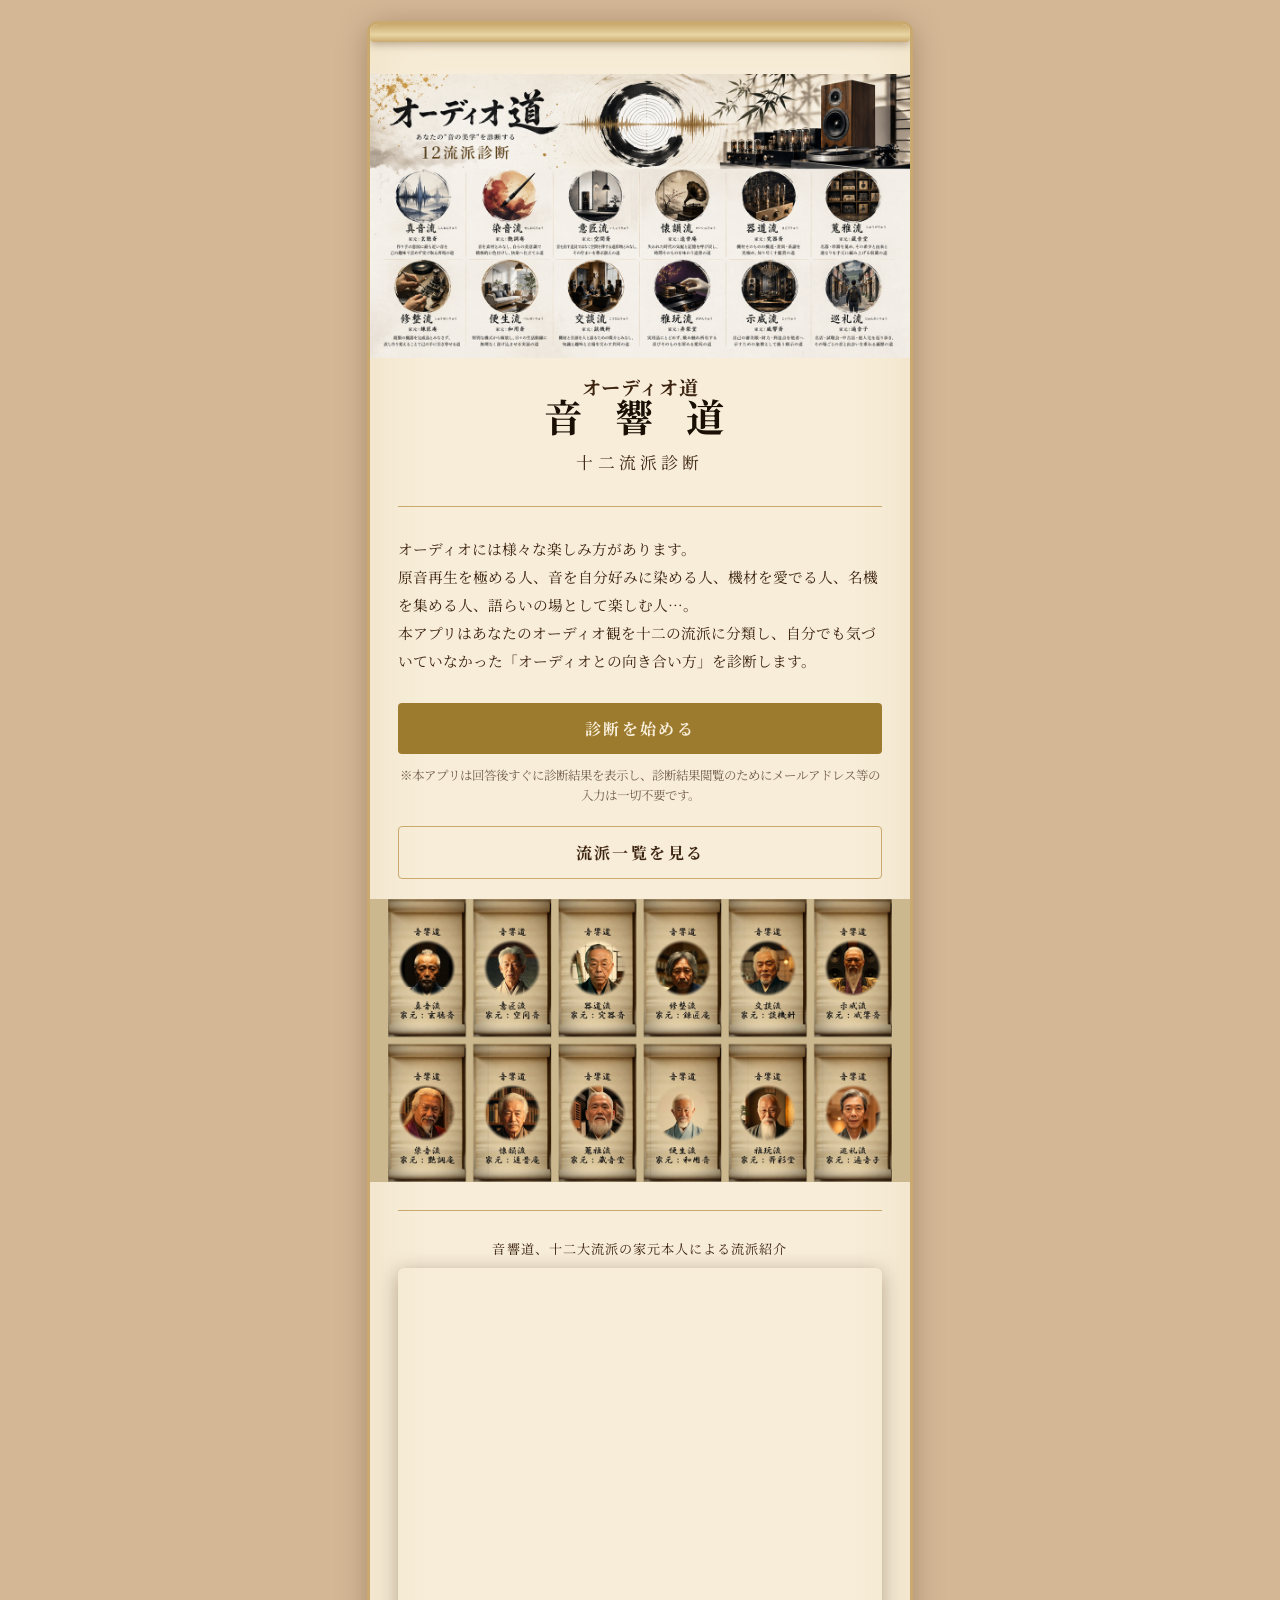
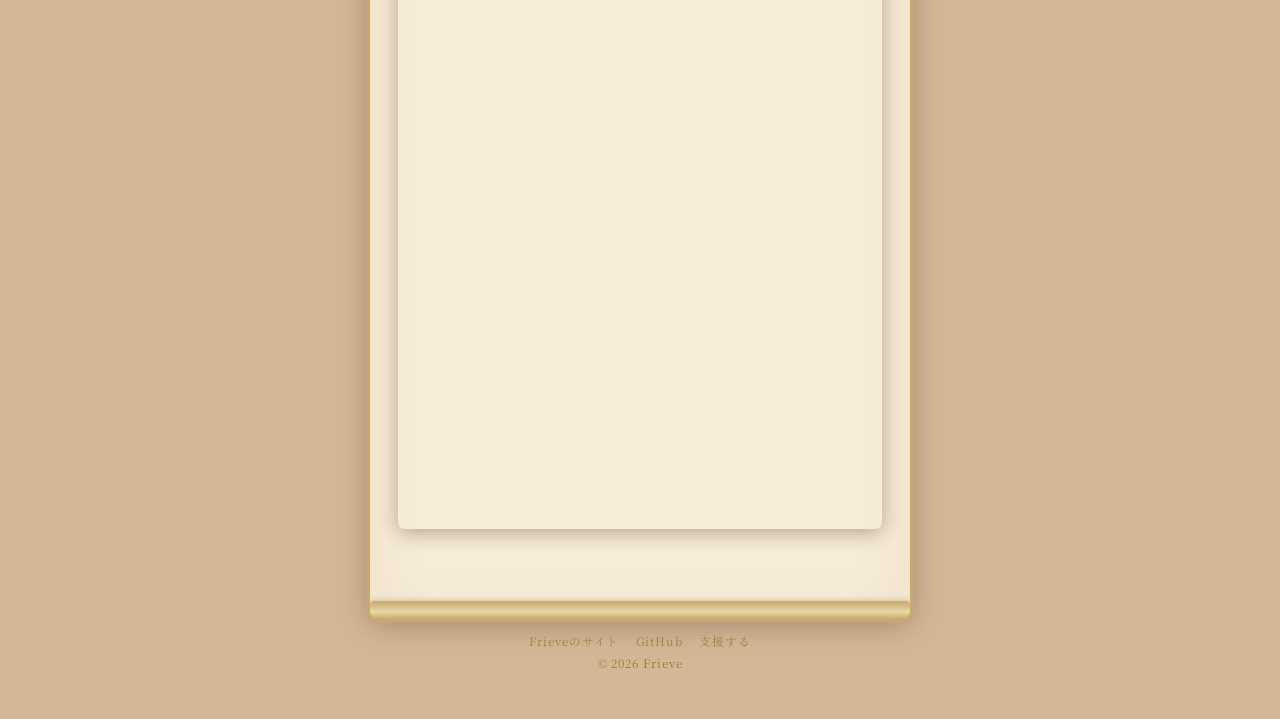
<file: index.html>
﻿<!DOCTYPE html>
<html lang="ja">
<head>
  <!-- Google tag (gtag.js) -->
  <script async src="https://www.googletagmanager.com/gtag/js?id=G-35TD880N55"></script>
  <script>
    window.dataLayer = window.dataLayer || [];
    function gtag(){dataLayer.push(arguments);}
    if (location.hostname === 'localhost' || location.hostname === '127.0.0.1') gtag = function(){};
    gtag('js', new Date());

    gtag('config', 'G-35TD880N55');
  </script>
  <meta charset="UTF-8">
  <meta name="viewport" content="width=device-width, initial-scale=1.0">
  <title>音響道 ─ 十二流派診断</title>
  <meta name="description" content="あなたのオーディオ道を50の問いで測る。十二流派のどれに最も近いかを診断します。">
  <meta property="og:title" content="音響道 ─ 十二流派診断">
  <meta property="og:description" content="あなたのオーディオ道を50の問いで測る。十二流派のどれに最も近いかを診断します。">
  <meta property="og:type" content="website">
  <meta property="og:image" content="https://frieve-a.github.io/the-way-of-audio/assets/images/ogp.png">
  <meta name="twitter:card" content="summary_large_image">
  <link rel="manifest" href="manifest.json">
  <meta name="theme-color" content="#9c7a2e">
  <link rel="icon" type="image/x-icon" href="assets/images/icons/favicon.ico">
  <link rel="icon" type="image/png" sizes="32x32" href="assets/images/icons/favicon-32x32.png">
  <link rel="icon" type="image/png" sizes="16x16" href="assets/images/icons/favicon-16x16.png">
  <link rel="apple-touch-icon" sizes="180x180" href="assets/images/icons/apple-touch-icon.png">
  <link rel="stylesheet" href="css/style.css">
</head>
<body>
<div class="scroll">
  <div class="scroll-body">

    <!-- ── 共通タイトル（常時表示） ── -->
    <img class="title-only-img title-only-img--top hidden" src="assets/images/ogp.png" alt="音響道">
    <h1 class="app-title"><ruby>音 響 道<rt>オーディオ道</rt></ruby></h1>
    <p class="app-subtitle" data-i18n="app_subtitle"></p>

    <!-- ── タイトル画面 ── -->
    <div id="screen-title" class="screen active">
      <hr class="divider">
      <p class="title-desc">オーディオには様々な楽しみ方があります。<br>
        原音再生を極める人、音を自分好みに染める人、機材を愛でる人、名機を集める人、語らいの場として楽しむ人…。<br>
        本アプリはあなたのオーディオ観を十二の流派に分類し、自分でも気づいていなかった「オーディオとの向き合い方」を診断します。</p>
      <button id="btn-start" class="btn btn--gold" data-i18n="quiz_start"></button>
      <p class="title-disclaimer">※本アプリは回答後すぐに診断結果を表示し、診断結果閲覧のためにメールアドレス等の入力は一切不要です。</p>
      <button id="btn-schools" class="btn btn--secondary" data-i18n="nav_schools"></button>
      <img class="title-only-img title-only-img--schools" src="assets/images/schools.png" alt="十二流派">
    </div>

    <!-- ── 説明画面 ── -->
    <div id="screen-intro" class="screen">
      <p class="section-title">─ 流派への問道 ─</p>
      <p class="intro-text">
        あなたがオーディオに求めるものを、五十の問いで測ります。<br>
        心の声に従い、正直にお答えください。<br>
        あまり深く考えず、直感でお答えいただくのがおすすめです。
      </p>
      <ul class="intro-list">
        <li>全50問、6択からひとつを選択</li>
        <li>「わからない」は除外して計算されます</li>
        <li>所要時間：約5分〜</li>
      </ul>
      <button id="btn-begin" class="btn btn--gold" data-i18n="quiz_begin"></button>
      <button id="btn-intro-back" class="btn btn--secondary" data-i18n="quiz_back"></button>
    </div>

    <!-- ── 質問画面 ── -->
    <div id="screen-quiz" class="screen">
      <div class="quiz-header">
        <div id="page-label" class="quiz-page-label"></div>
        <div class="progress-bar">
          <div id="progress-fill" class="progress-bar__fill" style="width:20%"></div>
        </div>
        <div id="answered-count" class="quiz-count"></div>
      </div>

      <div id="questions-container"></div>

      <div class="quiz-nav">
        <button id="btn-prev" class="btn btn--secondary hidden" data-i18n="quiz_prev"></button>
        <button id="btn-next" class="btn btn--gold" data-i18n="quiz_next"></button>
      </div>
    </div>

    <!-- ── 演出画面 ── -->
    <div id="screen-loading" class="screen">
      <div class="loading-screen">
        <div class="ink-circle"></div>
        <p class="loading-text" data-i18n="quiz_loading"></p>
      </div>
    </div>

    <div class="video-section">
      <hr class="divider">
      <p class="video-label">音響道、十二大流派の家元本人による流派紹介</p>
      <div class="video-wrapper">
        <iframe src="https://www.youtube.com/embed/nX9PutzpU30"
                title="音響道、十二大流派の家元本人による流派紹介"
                allow="accelerometer; autoplay; clipboard-write; encrypted-media; gyroscope; picture-in-picture; web-share"
                allowfullscreen></iframe>
      </div>
    </div>

  </div>
</div>

<script type="module" src="js/quiz.js"></script>
<footer class="site-footer"></footer>
</body>
</html>
</file>
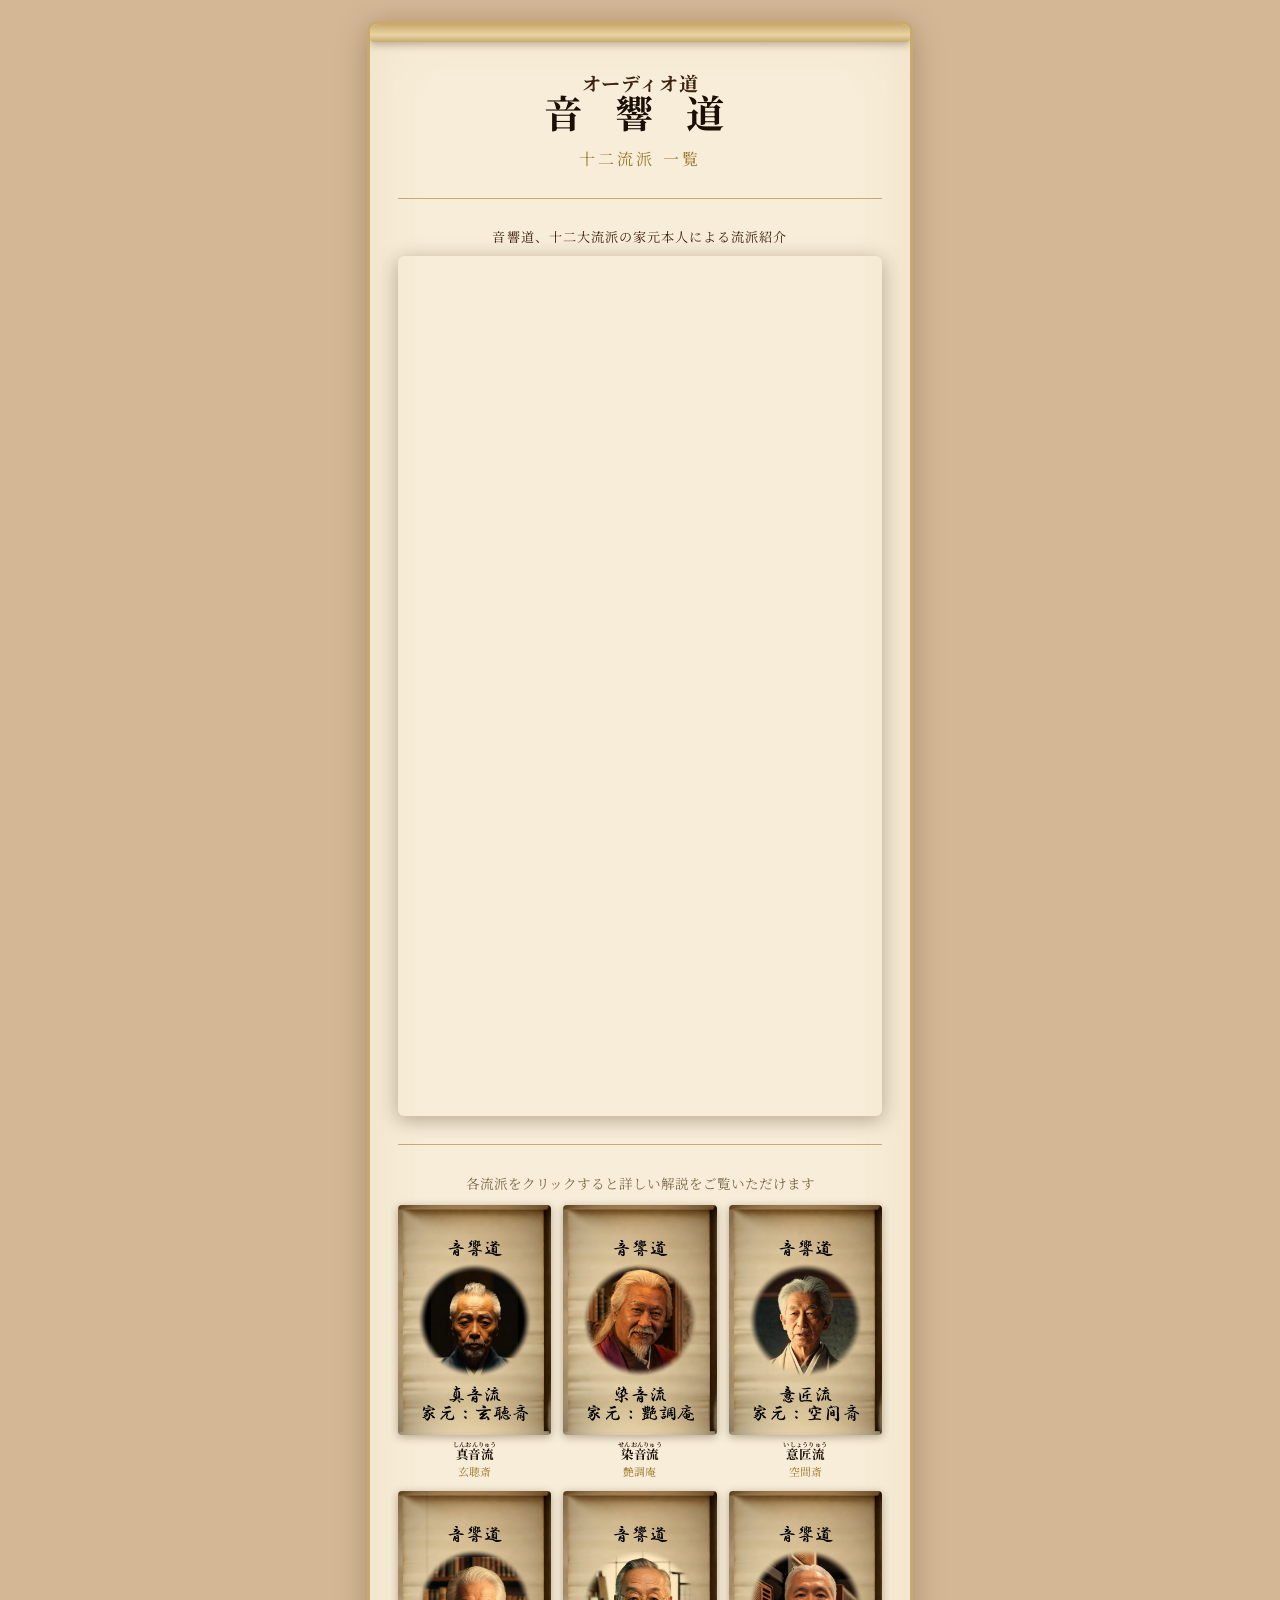
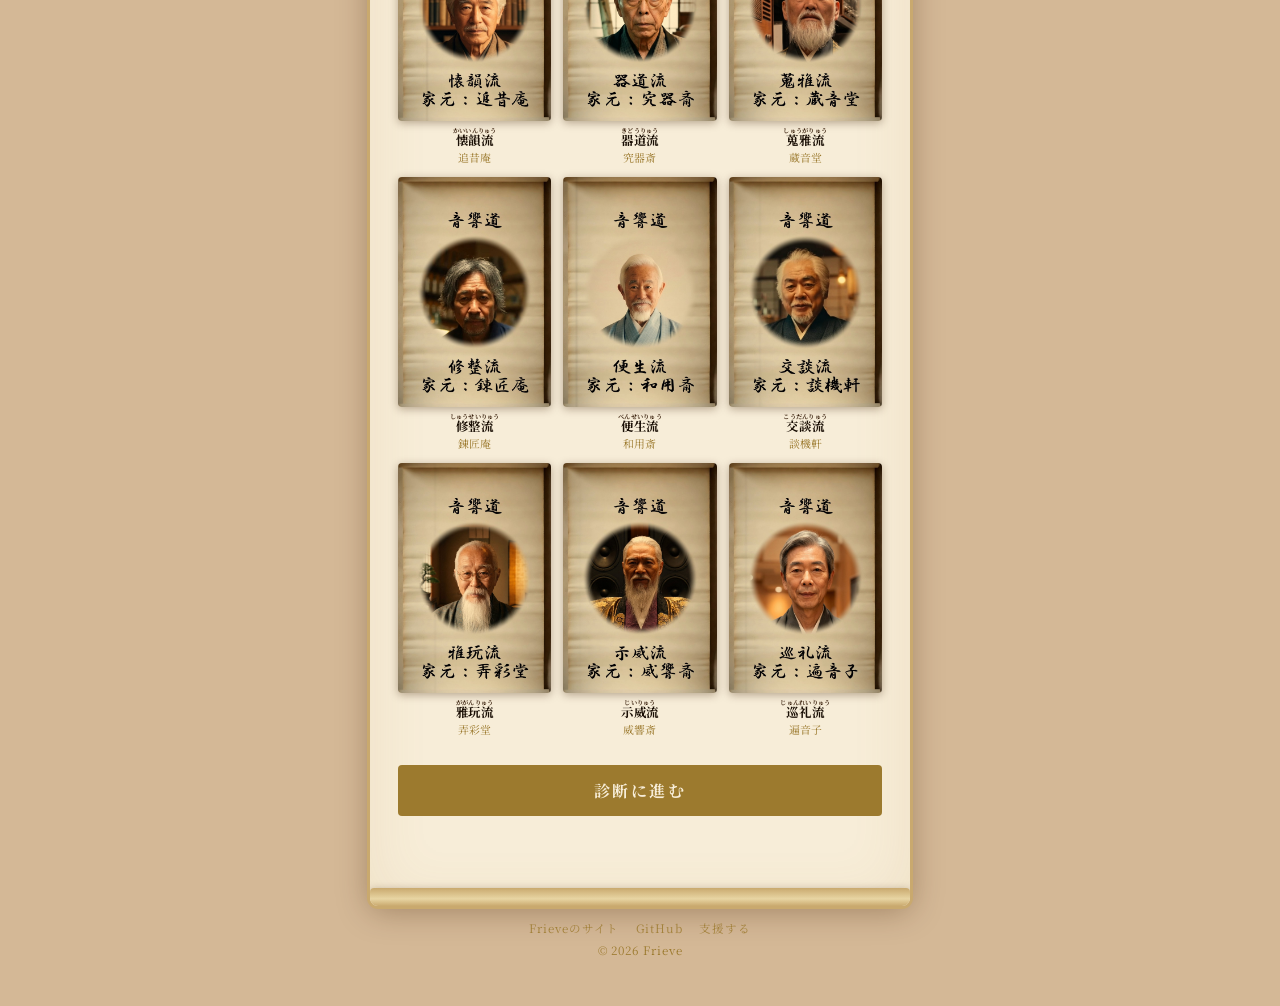
<file: schools.html>
﻿<!DOCTYPE html>
<html lang="ja">
<head>
  <!-- Google tag (gtag.js) -->
  <script async src="https://www.googletagmanager.com/gtag/js?id=G-35TD880N55"></script>
  <script>
    window.dataLayer = window.dataLayer || [];
    function gtag(){dataLayer.push(arguments);}
    if (location.hostname === 'localhost' || location.hostname === '127.0.0.1') gtag = function(){};
    gtag('js', new Date());

    gtag('config', 'G-35TD880N55');
  </script>
  <meta charset="UTF-8">
  <meta name="viewport" content="width=device-width, initial-scale=1.0">
  <title>音響道 ─ 十二流派 一覧</title>
  <meta name="description" content="音響道の十二流派を一覧できます。各流派の掛け軸と家元を確認しましょう。">
  <meta property="og:title" content="音響道 ─ 十二流派 一覧">
  <meta property="og:description" content="音響道の十二流派を一覧できます。各流派の掛け軸と家元を確認しましょう。">
  <meta property="og:type" content="website">
  <meta property="og:image" content="https://frieve-a.github.io/the-way-of-audio/assets/images/ogp.png">
  <meta name="twitter:card" content="summary_large_image">
  <link rel="manifest" href="manifest.json">
  <meta name="theme-color" content="#9c7a2e">
  <link rel="icon" type="image/x-icon" href="assets/images/icons/favicon.ico">
  <link rel="icon" type="image/png" sizes="32x32" href="assets/images/icons/favicon-32x32.png">
  <link rel="icon" type="image/png" sizes="16x16" href="assets/images/icons/favicon-16x16.png">
  <link rel="apple-touch-icon" sizes="180x180" href="assets/images/icons/apple-touch-icon.png">
  <link rel="stylesheet" href="css/style.css">
</head>
<body>
<div class="scroll">
  <div class="scroll-body">
    <h1 class="app-title"><a href="index.html" class="title-link"><ruby>音 響 道<rt>オーディオ道</rt></ruby></a></h1>
    <p class="section-title" data-i18n="schools_title"></p>
    <hr class="divider">

    <div class="video-section">
      <p class="video-label">音響道、十二大流派の家元本人による流派紹介</p>
      <div class="video-wrapper">
        <iframe src="https://www.youtube.com/embed/nX9PutzpU30"
                title="音響道、十二大流派の家元本人による流派紹介"
                allow="accelerometer; autoplay; clipboard-write; encrypted-media; gyroscope; picture-in-picture; web-share"
                allowfullscreen></iframe>
      </div>
    </div>

    <hr class="divider">

    <p class="schools-hint">各流派をクリックすると詳しい解説をご覧いただけます</p>

    <div class="schools-grid">
      <a class="school-card" href="result/shinon.html">
        <img class="school-card__img" src="assets/images/schools/shinonryu.jpg" alt="真音流">
        <div class="school-card__name"><ruby>真音流<rt>しんおんりゅう</rt></ruby></div>
        <div class="school-card__iemoto">玄聴斎</div>
      </a>
      <a class="school-card" href="result/senon.html">
        <img class="school-card__img" src="assets/images/schools/senonryu.jpg" alt="染音流">
        <div class="school-card__name"><ruby>染音流<rt>せんおんりゅう</rt></ruby></div>
        <div class="school-card__iemoto">艶調庵</div>
      </a>
      <a class="school-card" href="result/isho.html">
        <img class="school-card__img" src="assets/images/schools/ishoryu.jpg" alt="意匠流">
        <div class="school-card__name"><ruby>意匠流<rt>いしょうりゅう</rt></ruby></div>
        <div class="school-card__iemoto">空間斎</div>
      </a>
      <a class="school-card" href="result/kaiin.html">
        <img class="school-card__img" src="assets/images/schools/kaiinryu.jpg" alt="懐韻流">
        <div class="school-card__name"><ruby>懐韻流<rt>かいいんりゅう</rt></ruby></div>
        <div class="school-card__iemoto">追昔庵</div>
      </a>
      <a class="school-card" href="result/kido.html">
        <img class="school-card__img" src="assets/images/schools/kidoryu.jpg" alt="器道流">
        <div class="school-card__name"><ruby>器道流<rt>きどうりゅう</rt></ruby></div>
        <div class="school-card__iemoto">究器斎</div>
      </a>
      <a class="school-card" href="result/shuga.html">
        <img class="school-card__img" src="assets/images/schools/shugaryu.jpg" alt="蒐雅流">
        <div class="school-card__name"><ruby>蒐雅流<rt>しゅうがりゅう</rt></ruby></div>
        <div class="school-card__iemoto">蔵音堂</div>
      </a>
      <a class="school-card" href="result/shusei.html">
        <img class="school-card__img" src="assets/images/schools/shuseiryu.jpg" alt="修整流">
        <div class="school-card__name"><ruby>修整流<rt>しゅうせいりゅう</rt></ruby></div>
        <div class="school-card__iemoto">錬匠庵</div>
      </a>
      <a class="school-card" href="result/bensei.html">
        <img class="school-card__img" src="assets/images/schools/benseiryu.jpg" alt="便生流">
        <div class="school-card__name"><ruby>便生流<rt>べんせいりゅう</rt></ruby></div>
        <div class="school-card__iemoto">和用斎</div>
      </a>
      <a class="school-card" href="result/kodan.html">
        <img class="school-card__img" src="assets/images/schools/kodanryu.jpg" alt="交談流">
        <div class="school-card__name"><ruby>交談流<rt>こうだんりゅう</rt></ruby></div>
        <div class="school-card__iemoto">談機軒</div>
      </a>
      <a class="school-card" href="result/gagan.html">
        <img class="school-card__img" src="assets/images/schools/gaganryu.jpg" alt="雅玩流">
        <div class="school-card__name"><ruby>雅玩流<rt>ががんりゅう</rt></ruby></div>
        <div class="school-card__iemoto">弄彩堂</div>
      </a>
      <a class="school-card" href="result/jii.html">
        <img class="school-card__img" src="assets/images/schools/jiiryu.jpg" alt="示威流">
        <div class="school-card__name"><ruby>示威流<rt>じいりゅう</rt></ruby></div>
        <div class="school-card__iemoto">威響斎</div>
      </a>
      <a class="school-card" href="result/junrei.html">
        <img class="school-card__img" src="assets/images/schools/junreiryu.jpg" alt="巡礼流">
        <div class="school-card__name"><ruby>巡礼流<rt>じゅんれいりゅう</rt></ruby></div>
        <div class="school-card__iemoto">遍音子</div>
      </a>
    </div>

    <a href="index.html" class="btn btn--gold" data-i18n="nav_quiz"></a>
  </div>
</div>

<script type="module" src="js/schools.js"></script>
<footer class="site-footer"></footer>
</body>
</html>
</file>
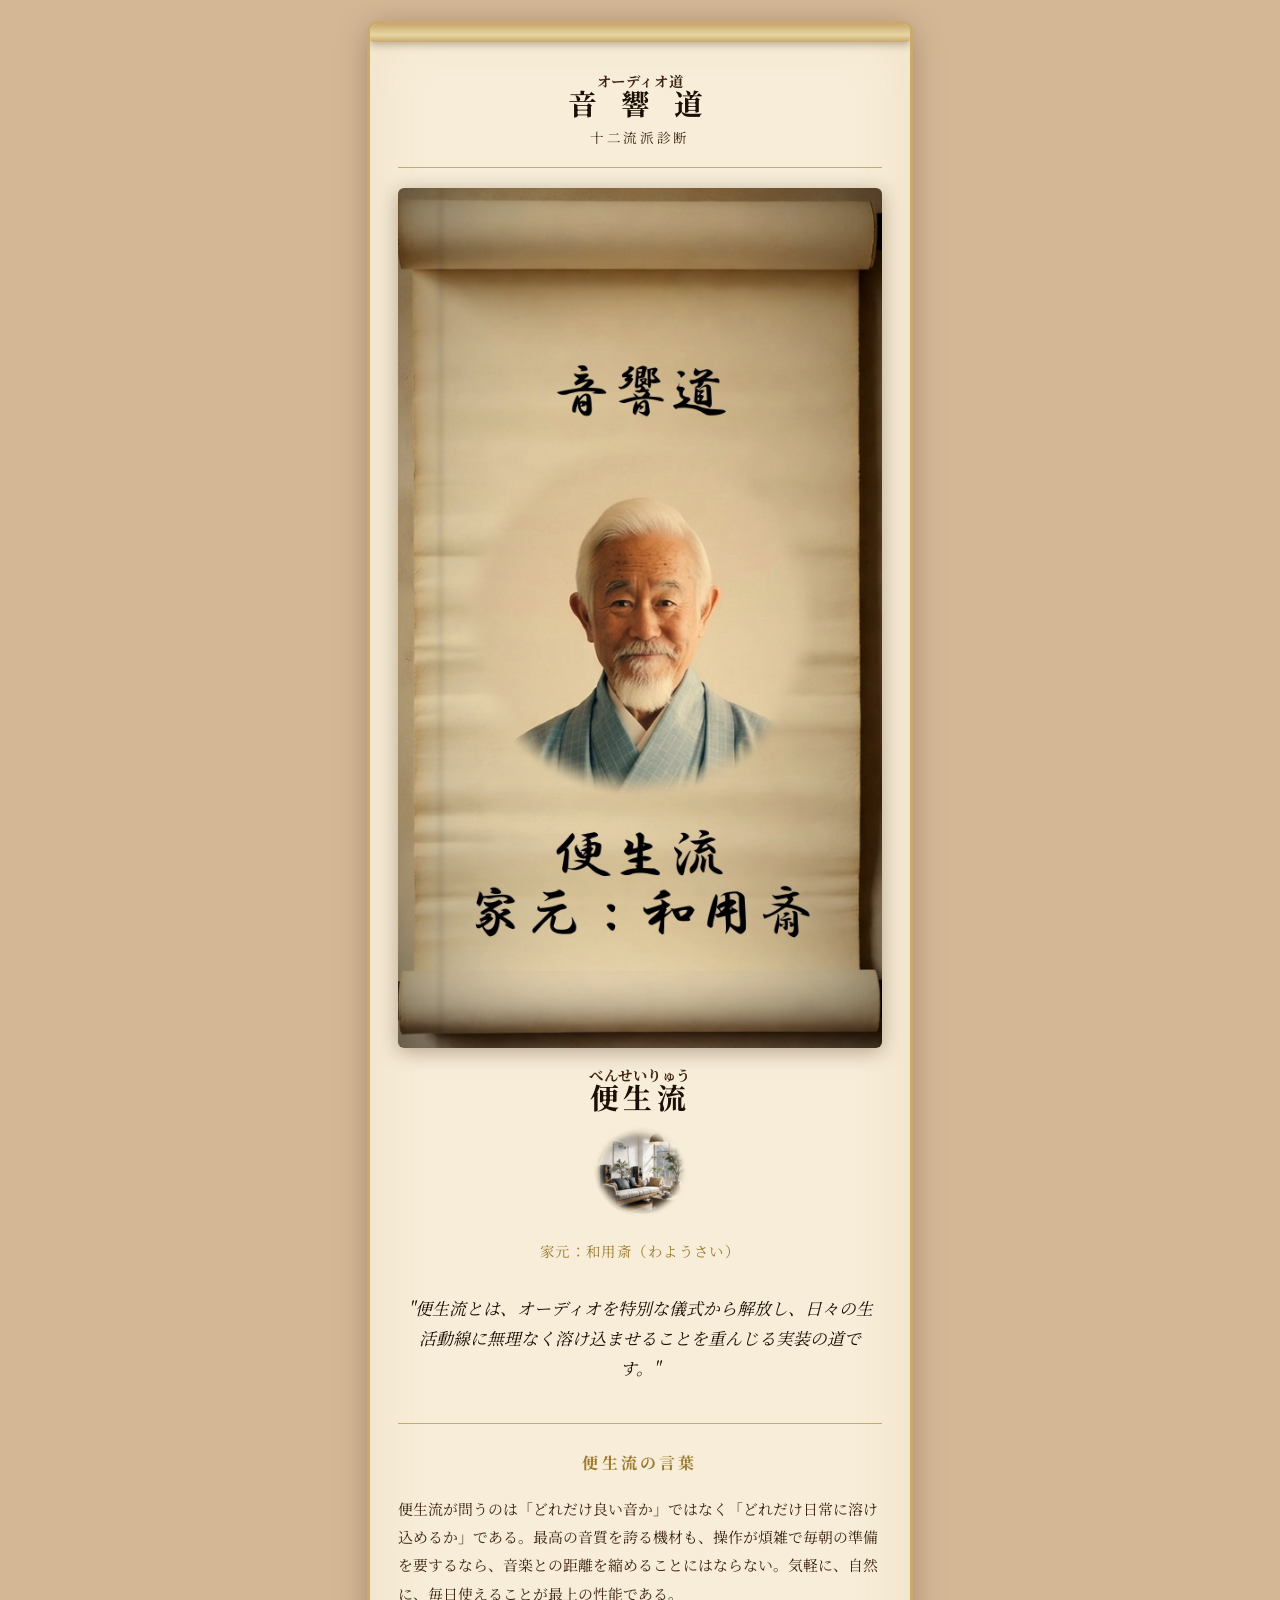
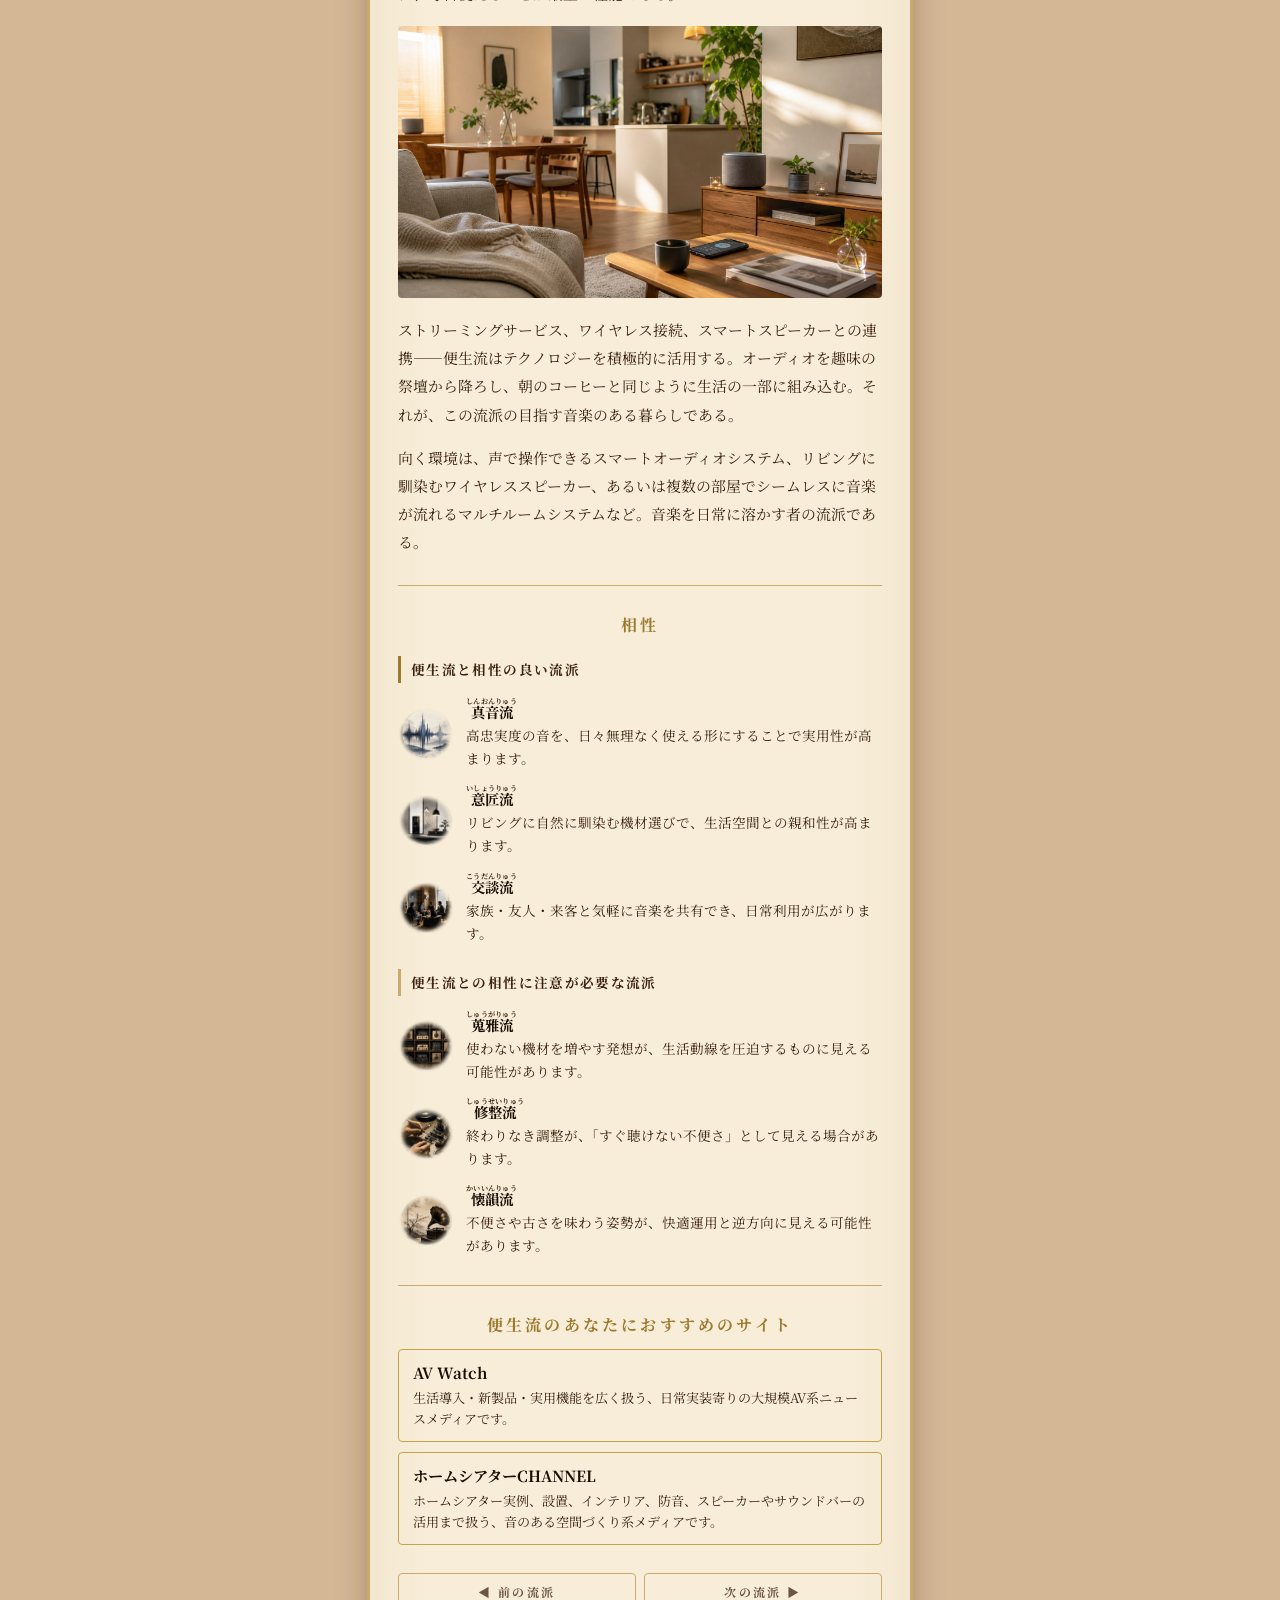
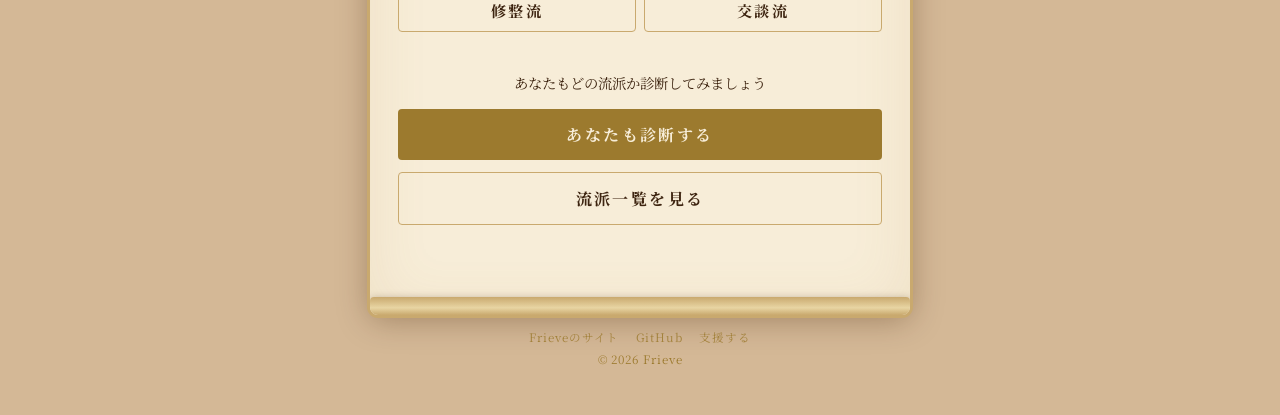
<file: result/bensei.html>
﻿<!DOCTYPE html>
<html lang="ja">
<head>
  <!-- Google tag (gtag.js) -->
  <script async src="https://www.googletagmanager.com/gtag/js?id=G-35TD880N55"></script>
  <script>
    window.dataLayer = window.dataLayer || [];
    function gtag(){dataLayer.push(arguments);}
    if (location.hostname === 'localhost' || location.hostname === '127.0.0.1') gtag = function(){};
    gtag('js', new Date());

    gtag('config', 'G-35TD880N55');
  </script>
  <meta charset="UTF-8">
  <meta name="viewport" content="width=device-width, initial-scale=1.0">
  <title>音響道 ─ 便生流（べんせいりゅう）</title>
  <meta name="description" content="便生流とは、オーディオを特別な儀式から解放し、日々の生活動線に無理なく溶け込ませることを重んじる実装の道です。">
  <meta property="og:title" content="音響道 ─ 便生流">
  <meta property="og:description" content="便生流とは、オーディオを特別な儀式から解放し、日々の生活動線に無理なく溶け込ませることを重んじる実装の道です。">
  <meta property="og:image" content="https://frieve-a.github.io/the-way-of-audio/assets/images/ogp/bensei.png">
  <meta property="og:url" content="https://frieve-a.github.io/the-way-of-audio/result/bensei.html">
  <meta name="twitter:card" content="summary_large_image">
  <link rel="canonical" href="https://frieve-a.github.io/the-way-of-audio/result/bensei.html">
  <link rel="manifest" href="../manifest.json">
  <meta name="theme-color" content="#9c7a2e">
  <link rel="icon" type="image/x-icon" href="../assets/images/icons/favicon.ico">
  <link rel="icon" type="image/png" sizes="32x32" href="../assets/images/icons/favicon-32x32.png">
  <link rel="icon" type="image/png" sizes="16x16" href="../assets/images/icons/favicon-16x16.png">
  <link rel="apple-touch-icon" sizes="180x180" href="../assets/images/icons/apple-touch-icon.png">
  <link rel="stylesheet" href="../css/style.css">
</head>
<body data-school-id="bensei">
<div class="scroll">
  <div class="scroll-body">

    <header class="result-site-header">
      <a href="../index.html" class="result-site-header__link">
        <ruby>音 響 道<rt>オーディオ道</rt></ruby>
      </a>
      <p class="result-site-header__sub">十二流派診断</p>
    </header>

    <!-- グラフセクション（パラムなしは非表示） -->
    <section id="chart-section" class="hidden">
      <p class="section-title" data-i18n="result_title"></p>
      <div id="reliability-notice" class="reliability-notice hidden"></div>
      <div class="bar-chart-wrapper">
        <div id="bar-chart" class="bar-chart"></div>
        <div id="bar-x-labels" class="bar-chart__x-labels"></div>
      </div>
    </section>

    <!-- 主副潜在流派（パラムあり時のみ） -->
    <section id="rank-summary" class="rank-summary hidden">
      <div id="main-school" class="rank-summary__item"></div>
      <div id="sub-school" class="rank-summary__item"></div>
      <div id="latent-school" class="rank-summary__item"></div>
    </section>

    <hr id="hr-top" class="divider">

    <!-- 掛け軸・流派情報（常時表示） -->
    <section id="school-section">
      <img class="school-scroll-img" src="../assets/images/schools/benseiryu.jpg" alt="便生流">
      <h1 class="school-name-heading"><ruby>便生流<rt>べんせいりゅう</rt></ruby></h1>
      <img class="school-icon" src="../assets/images/schools/bensei.png" alt="便生流">
      <p class="school-iemoto">家元：和用斎（わようさい）</p>
      <p class="school-tagline">"便生流とは、オーディオを特別な儀式から解放し、日々の生活動線に無理なく溶け込ませることを重んじる実装の道です。"</p>
    </section>

    <hr class="divider">

    <!-- 長文説明（常時表示・SEO） -->
    <section class="school-description">
      <h2 class="section-title">便生流の言葉</h2>
      <p>便生流が問うのは「どれだけ良い音か」ではなく「どれだけ日常に溶け込めるか」である。最高の音質を誇る機材も、操作が煩雑で毎朝の準備を要するなら、音楽との距離を縮めることにはならない。気軽に、自然に、毎日使えることが最上の性能である。</p>
      <img class="school-description-image" src="../assets/images/schools/bensei.jpg" alt="便生流">
      <p>ストリーミングサービス、ワイヤレス接続、スマートスピーカーとの連携——便生流はテクノロジーを積極的に活用する。オーディオを趣味の祭壇から降ろし、朝のコーヒーと同じように生活の一部に組み込む。それが、この流派の目指す音楽のある暮らしである。</p>
      <p>向く環境は、声で操作できるスマートオーディオシステム、リビングに馴染むワイヤレススピーカー、あるいは複数の部屋でシームレスに音楽が流れるマルチルームシステムなど。音楽を日常に溶かす者の流派である。</p>
    </section>

    <hr class="divider">

    <!-- 相性 -->
    <section class="school-affinity">
      <h2 class="section-title">相性</h2>

      <div class="affinity-group">
        <h3 class="affinity-group__title affinity-group__title--good">便生流と相性の良い流派</h3>
        <ul class="affinity-list">
          <li class="affinity-item">
            <a href="shinon.html" class="affinity-icon-link">
              <img src="../assets/images/schools/shinon.png" alt="真音流" class="affinity-school-icon">
            </a>
            <a href="shinon.html" class="affinity-school-link">
              <ruby>真音流<rt>しんおんりゅう</rt></ruby>
            </a>
            <p class="affinity-desc">高忠実度の音を、日々無理なく使える形にすることで実用性が高まります。</p>
          </li>
          <li class="affinity-item">
            <a href="isho.html" class="affinity-icon-link">
              <img src="../assets/images/schools/isho.png" alt="意匠流" class="affinity-school-icon">
            </a>
            <a href="isho.html" class="affinity-school-link">
              <ruby>意匠流<rt>いしょうりゅう</rt></ruby>
            </a>
            <p class="affinity-desc">リビングに自然に馴染む機材選びで、生活空間との親和性が高まります。</p>
          </li>
          <li class="affinity-item">
            <a href="kodan.html" class="affinity-icon-link">
              <img src="../assets/images/schools/kodan.png" alt="交談流" class="affinity-school-icon">
            </a>
            <a href="kodan.html" class="affinity-school-link">
              <ruby>交談流<rt>こうだんりゅう</rt></ruby>
            </a>
            <p class="affinity-desc">家族・友人・来客と気軽に音楽を共有でき、日常利用が広がります。</p>
          </li>
        </ul>
      </div>

      <div class="affinity-group">
        <h3 class="affinity-group__title affinity-group__title--caution">便生流との相性に注意が必要な流派</h3>
        <ul class="affinity-list">
          <li class="affinity-item">
            <a href="shuga.html" class="affinity-icon-link">
              <img src="../assets/images/schools/shuga.png" alt="蒐雅流" class="affinity-school-icon">
            </a>
            <a href="shuga.html" class="affinity-school-link">
              <ruby>蒐雅流<rt>しゅうがりゅう</rt></ruby>
            </a>
            <p class="affinity-desc">使わない機材を増やす発想が、生活動線を圧迫するものに見える可能性があります。</p>
          </li>
          <li class="affinity-item">
            <a href="shusei.html" class="affinity-icon-link">
              <img src="../assets/images/schools/shusei.png" alt="修整流" class="affinity-school-icon">
            </a>
            <a href="shusei.html" class="affinity-school-link">
              <ruby>修整流<rt>しゅうせいりゅう</rt></ruby>
            </a>
            <p class="affinity-desc">終わりなき調整が、「すぐ聴けない不便さ」として見える場合があります。</p>
          </li>
          <li class="affinity-item">
            <a href="kaiin.html" class="affinity-icon-link">
              <img src="../assets/images/schools/kaiin.png" alt="懐韻流" class="affinity-school-icon">
            </a>
            <a href="kaiin.html" class="affinity-school-link">
              <ruby>懐韻流<rt>かいいんりゅう</rt></ruby>
            </a>
            <p class="affinity-desc">不便さや古さを味わう姿勢が、快適運用と逆方向に見える可能性があります。</p>
          </li>
        </ul>
      </div>
    </section>

    <hr id="hr-before-ranking" class="divider">

    <!-- ランキング表（パラムあり時のみ） -->
    <section id="ranking-section" class="hidden">
      <p class="section-title" data-i18n="result_ranking"></p>
      <table id="ranking-table" class="ranking-table"></table>
    </section>

    <!-- シェア・再診断 -->
    <section id="actions-section" class="actions">
      <a id="btn-share-x" href="#" target="_blank" rel="noopener" class="btn btn--gold" data-i18n="result_share_x"></a>
      <a id="btn-share-fb" href="#" target="_blank" rel="noopener" class="btn btn--gold" data-i18n="result_share_fb"></a>
      <button id="btn-copy-url" class="btn btn--gold" data-i18n="result_share_copy"></button>
      <a href="../index.html?start=1" class="btn btn--secondary" data-i18n="result_retry"></a>
      <a href="../schools.html" class="btn btn--secondary" data-i18n="nav_schools"></a>
    </section>

    <!-- CTA直接閲覧時 -->
    <section id="cta-section" class="cta-section hidden">
      <p data-i18n="result_no_data"></p>
      <a href="../index.html?start=1" class="btn btn--gold" data-i18n="result_cta_quiz"></a>
      <a href="../schools.html" class="btn btn--secondary" data-i18n="nav_schools"></a>
    </section>

  </div>
</div>

<script type="module" src="../js/result.js"></script>
<footer class="site-footer"></footer>
</body>
</html>
</file>
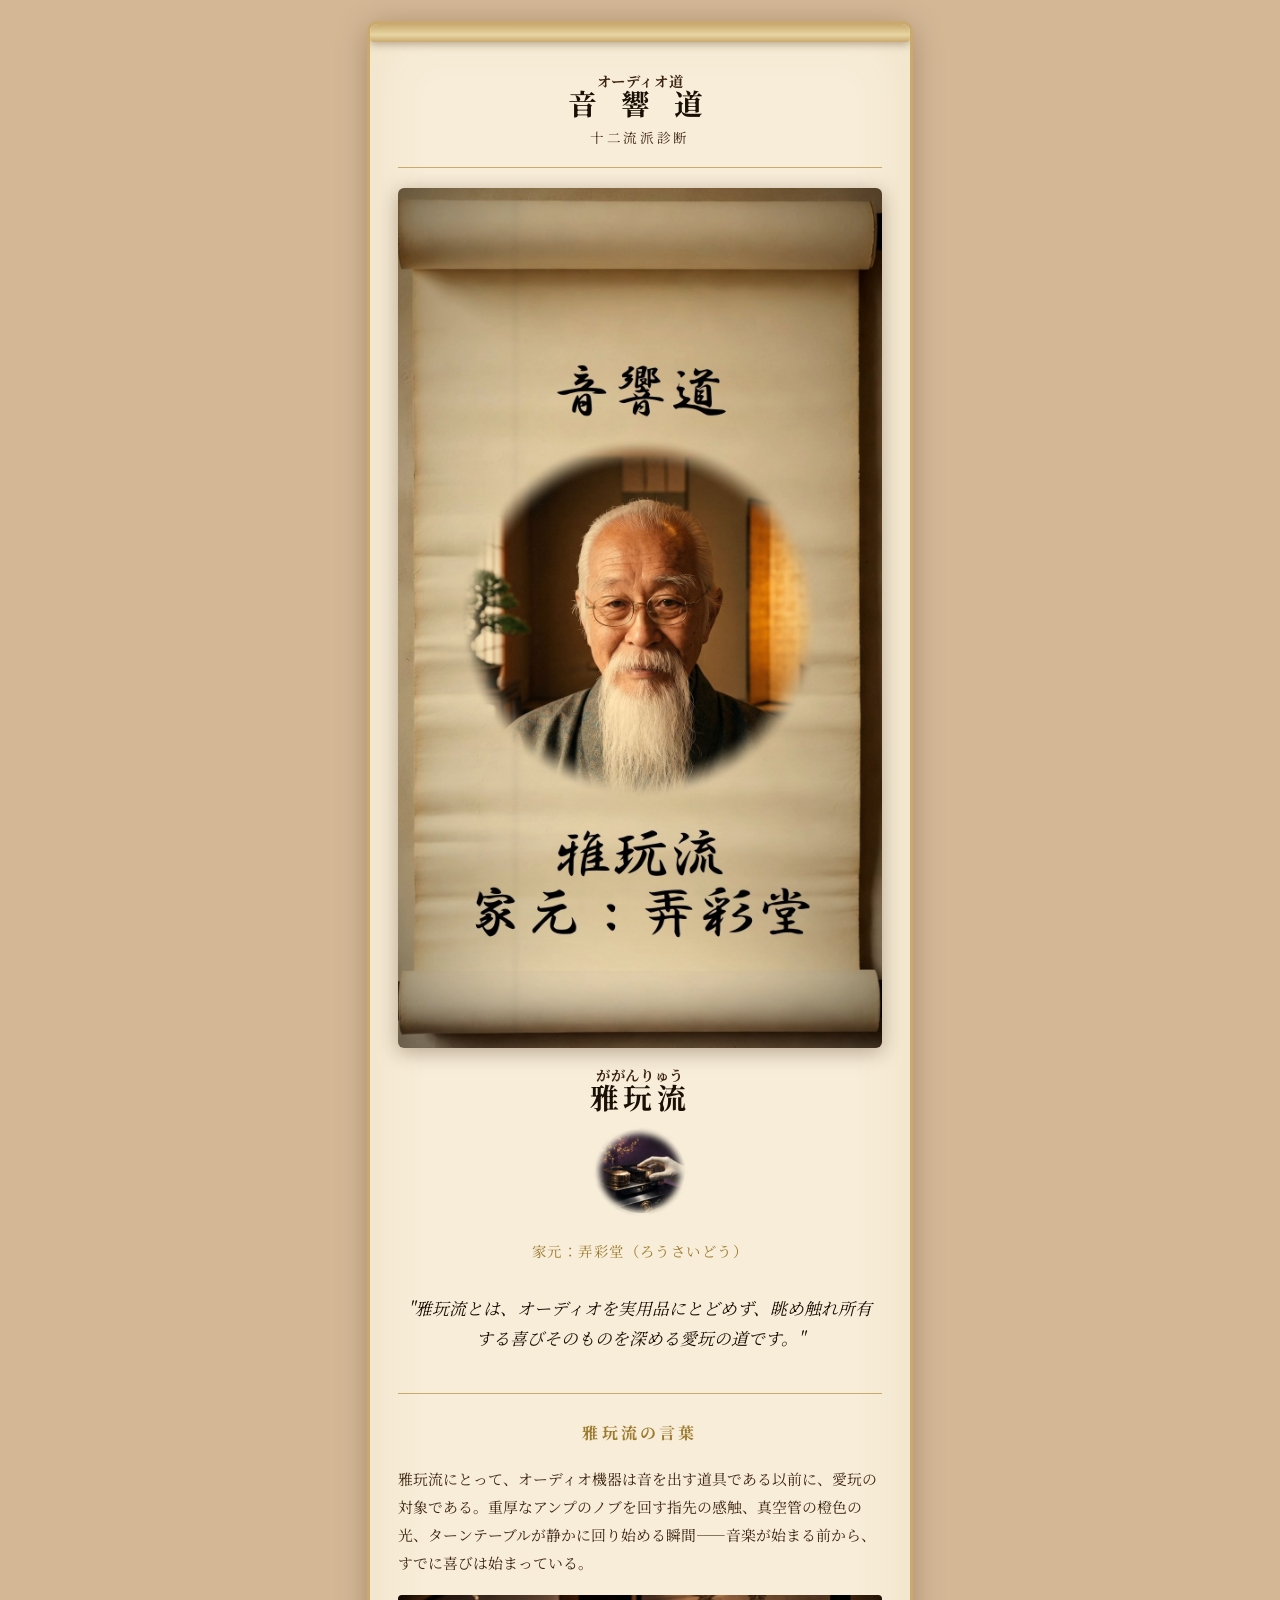
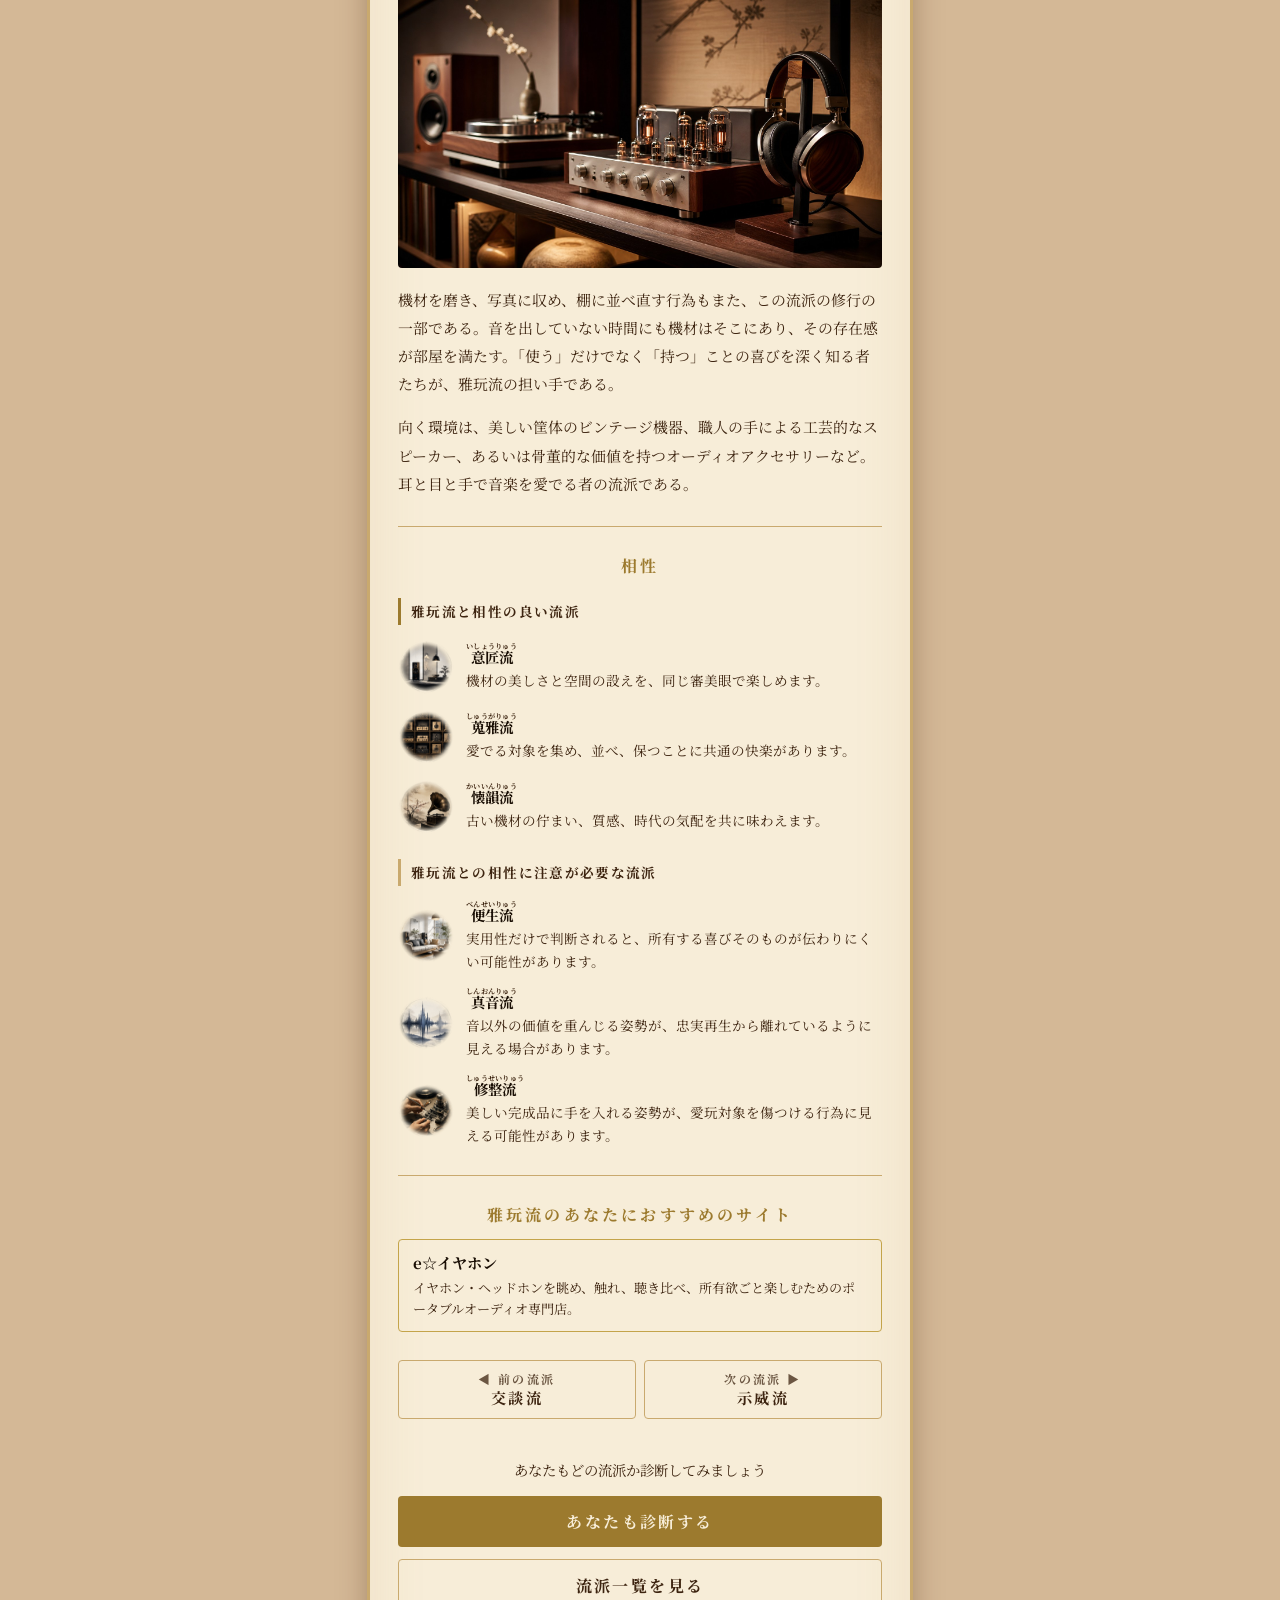
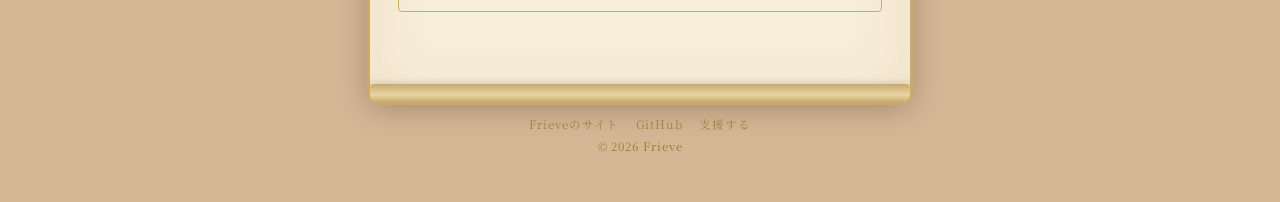
<file: result/gagan.html>
﻿<!DOCTYPE html>
<html lang="ja">
<head>
  <!-- Google tag (gtag.js) -->
  <script async src="https://www.googletagmanager.com/gtag/js?id=G-35TD880N55"></script>
  <script>
    window.dataLayer = window.dataLayer || [];
    function gtag(){dataLayer.push(arguments);}
    if (location.hostname === 'localhost' || location.hostname === '127.0.0.1') gtag = function(){};
    gtag('js', new Date());

    gtag('config', 'G-35TD880N55');
  </script>
  <meta charset="UTF-8">
  <meta name="viewport" content="width=device-width, initial-scale=1.0">
  <title>音響道 ─ 雅玩流（ががんりゅう）</title>
  <meta name="description" content="雅玩流とは、オーディオを実用品にとどめず、眺め触れ所有する喜びそのものを深める愛玩の道です。">
  <meta property="og:title" content="音響道 ─ 雅玩流">
  <meta property="og:description" content="雅玩流とは、オーディオを実用品にとどめず、眺め触れ所有する喜びそのものを深める愛玩の道です。">
  <meta property="og:image" content="https://frieve-a.github.io/the-way-of-audio/assets/images/ogp/gagan.png">
  <meta property="og:url" content="https://frieve-a.github.io/the-way-of-audio/result/gagan.html">
  <meta name="twitter:card" content="summary_large_image">
  <link rel="canonical" href="https://frieve-a.github.io/the-way-of-audio/result/gagan.html">
  <link rel="manifest" href="../manifest.json">
  <meta name="theme-color" content="#9c7a2e">
  <link rel="icon" type="image/x-icon" href="../assets/images/icons/favicon.ico">
  <link rel="icon" type="image/png" sizes="32x32" href="../assets/images/icons/favicon-32x32.png">
  <link rel="icon" type="image/png" sizes="16x16" href="../assets/images/icons/favicon-16x16.png">
  <link rel="apple-touch-icon" sizes="180x180" href="../assets/images/icons/apple-touch-icon.png">
  <link rel="stylesheet" href="../css/style.css">
</head>
<body data-school-id="gagan">
<div class="scroll">
  <div class="scroll-body">

    <header class="result-site-header">
      <a href="../index.html" class="result-site-header__link">
        <ruby>音 響 道<rt>オーディオ道</rt></ruby>
      </a>
      <p class="result-site-header__sub">十二流派診断</p>
    </header>

    <!-- グラフセクション（パラムなしは非表示） -->
    <section id="chart-section" class="hidden">
      <p class="section-title" data-i18n="result_title"></p>
      <div id="reliability-notice" class="reliability-notice hidden"></div>
      <div class="bar-chart-wrapper">
        <div id="bar-chart" class="bar-chart"></div>
        <div id="bar-x-labels" class="bar-chart__x-labels"></div>
      </div>
    </section>

    <!-- 主副潜在流派（パラムあり時のみ） -->
    <section id="rank-summary" class="rank-summary hidden">
      <div id="main-school" class="rank-summary__item"></div>
      <div id="sub-school" class="rank-summary__item"></div>
      <div id="latent-school" class="rank-summary__item"></div>
    </section>

    <hr id="hr-top" class="divider">

    <!-- 掛け軸・流派情報（常時表示） -->
    <section id="school-section">
      <img class="school-scroll-img" src="../assets/images/schools/gaganryu.jpg" alt="雅玩流">
      <h1 class="school-name-heading"><ruby>雅玩流<rt>ががんりゅう</rt></ruby></h1>
      <img class="school-icon" src="../assets/images/schools/gagan.png" alt="雅玩流">
      <p class="school-iemoto">家元：弄彩堂（ろうさいどう）</p>
      <p class="school-tagline">"雅玩流とは、オーディオを実用品にとどめず、眺め触れ所有する喜びそのものを深める愛玩の道です。"</p>
    </section>

    <hr class="divider">

    <!-- 長文説明（常時表示・SEO） -->
    <section class="school-description">
      <h2 class="section-title">雅玩流の言葉</h2>
      <p>雅玩流にとって、オーディオ機器は音を出す道具である以前に、愛玩の対象である。重厚なアンプのノブを回す指先の感触、真空管の橙色の光、ターンテーブルが静かに回り始める瞬間——音楽が始まる前から、すでに喜びは始まっている。</p>
      <img class="school-description-image" src="../assets/images/schools/gagan.jpg" alt="雅玩流">
      <p>機材を磨き、写真に収め、棚に並べ直す行為もまた、この流派の修行の一部である。音を出していない時間にも機材はそこにあり、その存在感が部屋を満たす。「使う」だけでなく「持つ」ことの喜びを深く知る者たちが、雅玩流の担い手である。</p>
      <p>向く環境は、美しい筐体のビンテージ機器、職人の手による工芸的なスピーカー、あるいは骨董的な価値を持つオーディオアクセサリーなど。耳と目と手で音楽を愛でる者の流派である。</p>
    </section>

    <hr class="divider">

    <!-- 相性 -->
    <section class="school-affinity">
      <h2 class="section-title">相性</h2>

      <div class="affinity-group">
        <h3 class="affinity-group__title affinity-group__title--good">雅玩流と相性の良い流派</h3>
        <ul class="affinity-list">
          <li class="affinity-item">
            <a href="isho.html" class="affinity-icon-link">
              <img src="../assets/images/schools/isho.png" alt="意匠流" class="affinity-school-icon">
            </a>
            <a href="isho.html" class="affinity-school-link">
              <ruby>意匠流<rt>いしょうりゅう</rt></ruby>
            </a>
            <p class="affinity-desc">機材の美しさと空間の設えを、同じ審美眼で楽しめます。</p>
          </li>
          <li class="affinity-item">
            <a href="shuga.html" class="affinity-icon-link">
              <img src="../assets/images/schools/shuga.png" alt="蒐雅流" class="affinity-school-icon">
            </a>
            <a href="shuga.html" class="affinity-school-link">
              <ruby>蒐雅流<rt>しゅうがりゅう</rt></ruby>
            </a>
            <p class="affinity-desc">愛でる対象を集め、並べ、保つことに共通の快楽があります。</p>
          </li>
          <li class="affinity-item">
            <a href="kaiin.html" class="affinity-icon-link">
              <img src="../assets/images/schools/kaiin.png" alt="懐韻流" class="affinity-school-icon">
            </a>
            <a href="kaiin.html" class="affinity-school-link">
              <ruby>懐韻流<rt>かいいんりゅう</rt></ruby>
            </a>
            <p class="affinity-desc">古い機材の佇まい、質感、時代の気配を共に味わえます。</p>
          </li>
        </ul>
      </div>

      <div class="affinity-group">
        <h3 class="affinity-group__title affinity-group__title--caution">雅玩流との相性に注意が必要な流派</h3>
        <ul class="affinity-list">
          <li class="affinity-item">
            <a href="bensei.html" class="affinity-icon-link">
              <img src="../assets/images/schools/bensei.png" alt="便生流" class="affinity-school-icon">
            </a>
            <a href="bensei.html" class="affinity-school-link">
              <ruby>便生流<rt>べんせいりゅう</rt></ruby>
            </a>
            <p class="affinity-desc">実用性だけで判断されると、所有する喜びそのものが伝わりにくい可能性があります。</p>
          </li>
          <li class="affinity-item">
            <a href="shinon.html" class="affinity-icon-link">
              <img src="../assets/images/schools/shinon.png" alt="真音流" class="affinity-school-icon">
            </a>
            <a href="shinon.html" class="affinity-school-link">
              <ruby>真音流<rt>しんおんりゅう</rt></ruby>
            </a>
            <p class="affinity-desc">音以外の価値を重んじる姿勢が、忠実再生から離れているように見える場合があります。</p>
          </li>
          <li class="affinity-item">
            <a href="shusei.html" class="affinity-icon-link">
              <img src="../assets/images/schools/shusei.png" alt="修整流" class="affinity-school-icon">
            </a>
            <a href="shusei.html" class="affinity-school-link">
              <ruby>修整流<rt>しゅうせいりゅう</rt></ruby>
            </a>
            <p class="affinity-desc">美しい完成品に手を入れる姿勢が、愛玩対象を傷つける行為に見える可能性があります。</p>
          </li>
        </ul>
      </div>
    </section>

    <hr id="hr-before-ranking" class="divider">

    <!-- ランキング表（パラムあり時のみ） -->
    <section id="ranking-section" class="hidden">
      <p class="section-title" data-i18n="result_ranking"></p>
      <table id="ranking-table" class="ranking-table"></table>
    </section>

    <!-- シェア・再診断 -->
    <section id="actions-section" class="actions">
      <a id="btn-share-x" href="#" target="_blank" rel="noopener" class="btn btn--gold" data-i18n="result_share_x"></a>
      <a id="btn-share-fb" href="#" target="_blank" rel="noopener" class="btn btn--gold" data-i18n="result_share_fb"></a>
      <button id="btn-copy-url" class="btn btn--gold" data-i18n="result_share_copy"></button>
      <a href="../index.html?start=1" class="btn btn--secondary" data-i18n="result_retry"></a>
      <a href="../schools.html" class="btn btn--secondary" data-i18n="nav_schools"></a>
    </section>

    <!-- CTA直接閲覧時 -->
    <section id="cta-section" class="cta-section hidden">
      <p data-i18n="result_no_data"></p>
      <a href="../index.html?start=1" class="btn btn--gold" data-i18n="result_cta_quiz"></a>
      <a href="../schools.html" class="btn btn--secondary" data-i18n="nav_schools"></a>
    </section>

  </div>
</div>

<script type="module" src="../js/result.js"></script>
<footer class="site-footer"></footer>
</body>
</html>
</file>
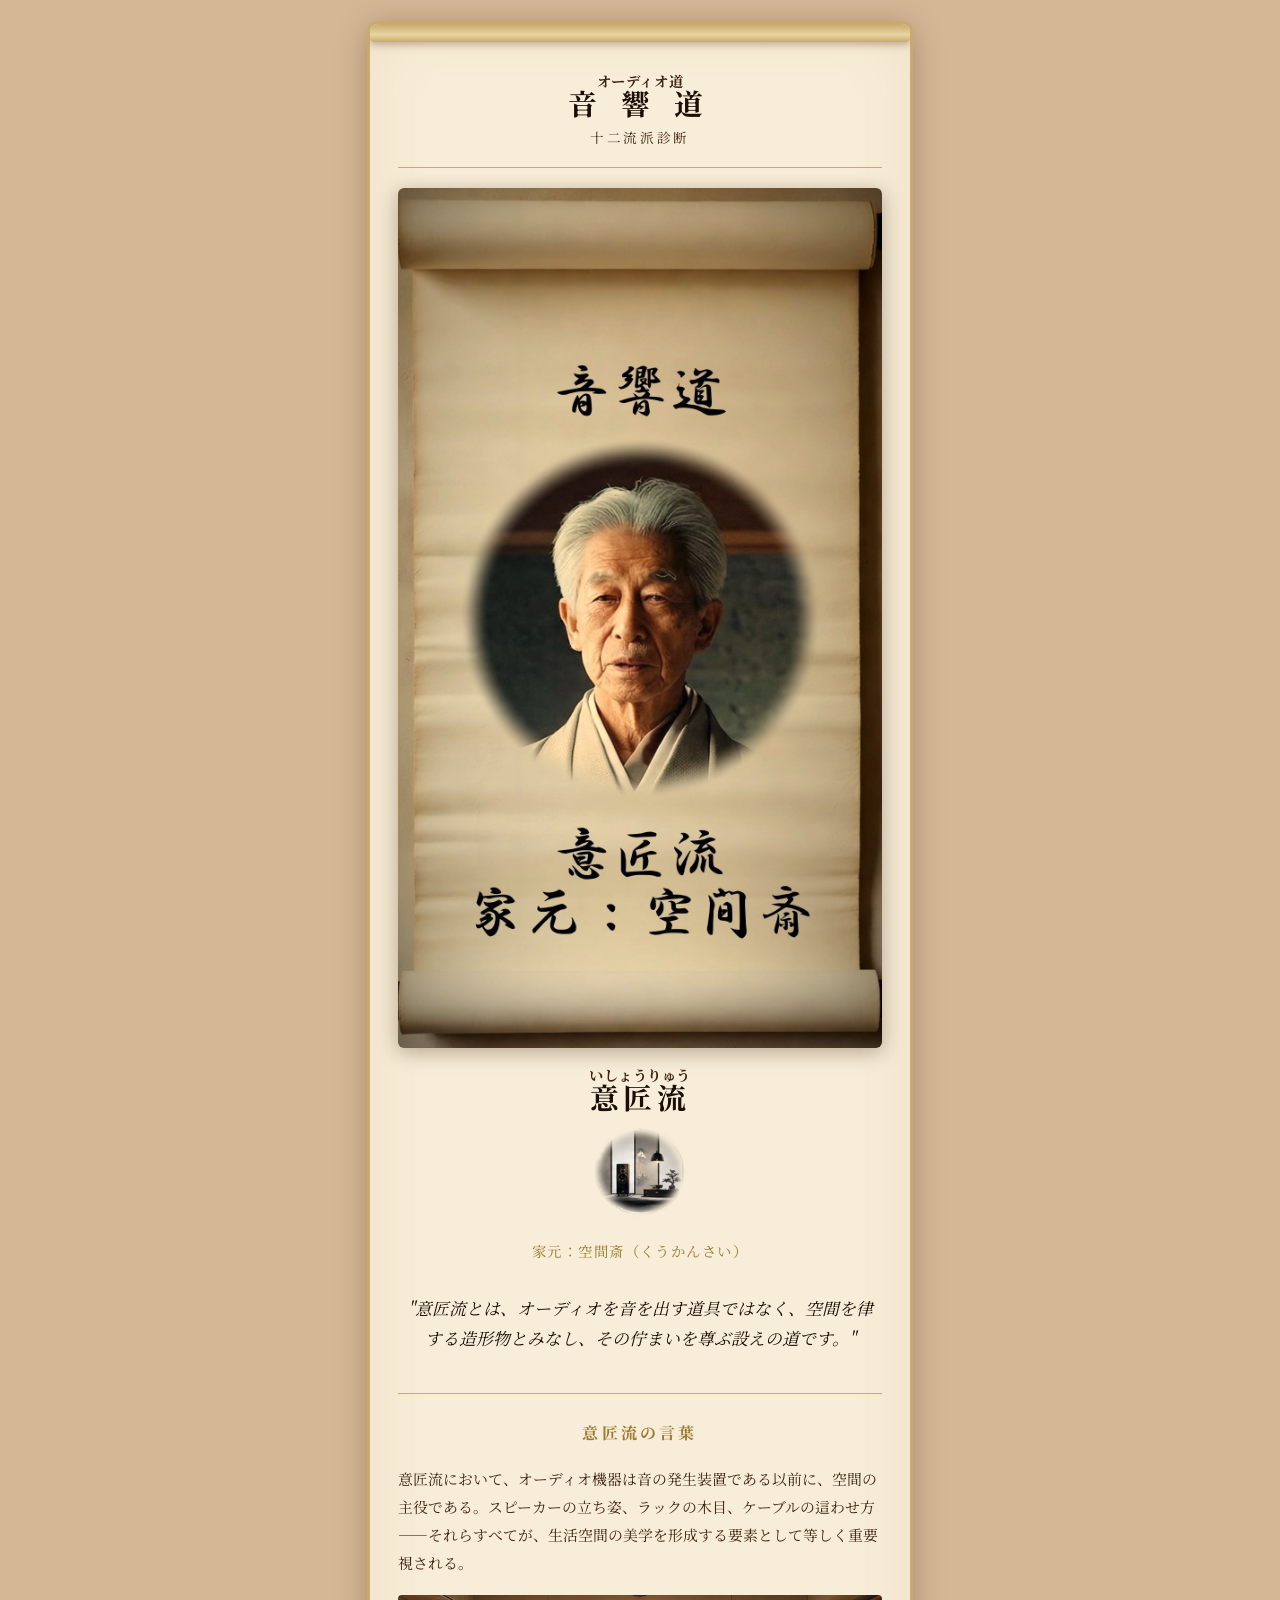
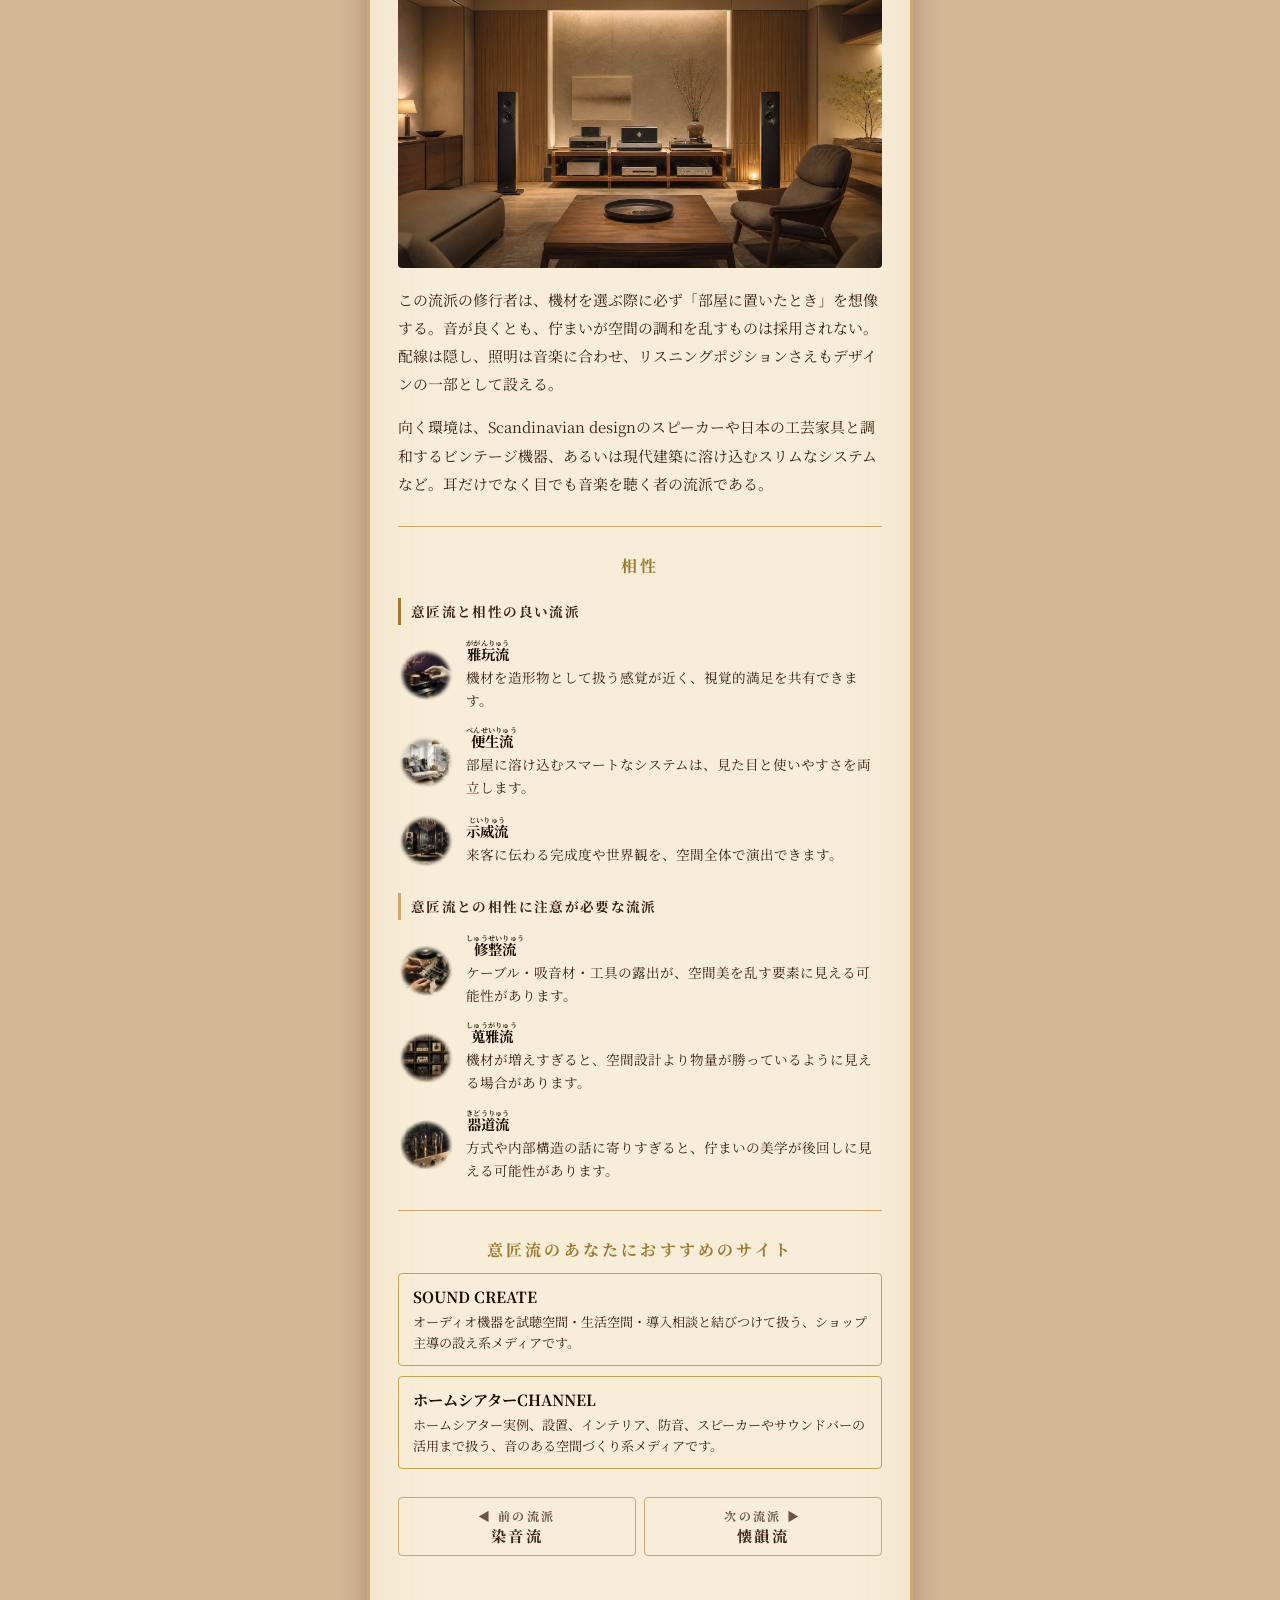
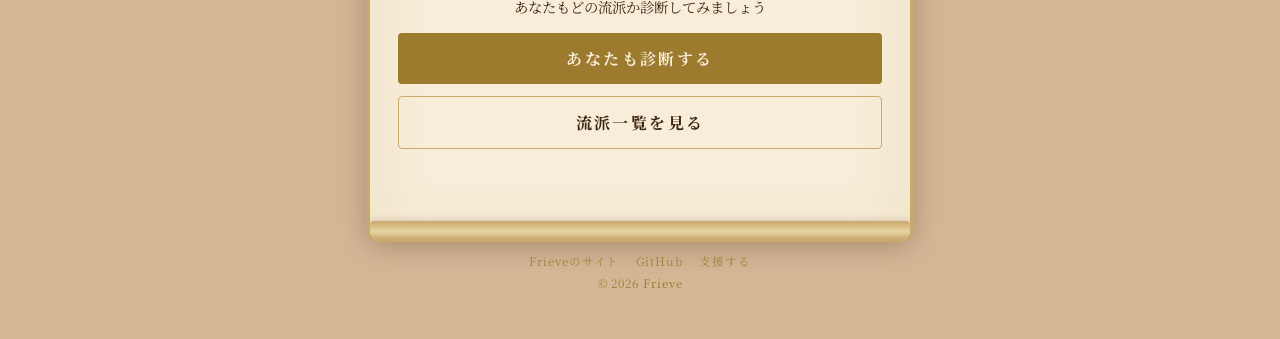
<file: result/isho.html>
﻿<!DOCTYPE html>
<html lang="ja">
<head>
  <!-- Google tag (gtag.js) -->
  <script async src="https://www.googletagmanager.com/gtag/js?id=G-35TD880N55"></script>
  <script>
    window.dataLayer = window.dataLayer || [];
    function gtag(){dataLayer.push(arguments);}
    if (location.hostname === 'localhost' || location.hostname === '127.0.0.1') gtag = function(){};
    gtag('js', new Date());

    gtag('config', 'G-35TD880N55');
  </script>
  <meta charset="UTF-8">
  <meta name="viewport" content="width=device-width, initial-scale=1.0">
  <title>音響道 ─ 意匠流（いしょうりゅう）</title>
  <meta name="description" content="意匠流とは、オーディオを音を出す道具ではなく、空間を律する造形物とみなし、その佇まいを尊ぶ設えの道です。">
  <meta property="og:title" content="音響道 ─ 意匠流">
  <meta property="og:description" content="意匠流とは、オーディオを音を出す道具ではなく、空間を律する造形物とみなし、その佇まいを尊ぶ設えの道です。">
  <meta property="og:image" content="https://frieve-a.github.io/the-way-of-audio/assets/images/ogp/isho.png">
  <meta property="og:url" content="https://frieve-a.github.io/the-way-of-audio/result/isho.html">
  <meta name="twitter:card" content="summary_large_image">
  <link rel="canonical" href="https://frieve-a.github.io/the-way-of-audio/result/isho.html">
  <link rel="manifest" href="../manifest.json">
  <meta name="theme-color" content="#9c7a2e">
  <link rel="icon" type="image/x-icon" href="../assets/images/icons/favicon.ico">
  <link rel="icon" type="image/png" sizes="32x32" href="../assets/images/icons/favicon-32x32.png">
  <link rel="icon" type="image/png" sizes="16x16" href="../assets/images/icons/favicon-16x16.png">
  <link rel="apple-touch-icon" sizes="180x180" href="../assets/images/icons/apple-touch-icon.png">
  <link rel="stylesheet" href="../css/style.css">
</head>
<body data-school-id="isho">
<div class="scroll">
  <div class="scroll-body">

    <header class="result-site-header">
      <a href="../index.html" class="result-site-header__link">
        <ruby>音 響 道<rt>オーディオ道</rt></ruby>
      </a>
      <p class="result-site-header__sub">十二流派診断</p>
    </header>

    <!-- グラフセクション（パラムなしは非表示） -->
    <section id="chart-section" class="hidden">
      <p class="section-title" data-i18n="result_title"></p>
      <div id="reliability-notice" class="reliability-notice hidden"></div>
      <div class="bar-chart-wrapper">
        <div id="bar-chart" class="bar-chart"></div>
        <div id="bar-x-labels" class="bar-chart__x-labels"></div>
      </div>
    </section>

    <!-- 主副潜在流派（パラムあり時のみ） -->
    <section id="rank-summary" class="rank-summary hidden">
      <div id="main-school" class="rank-summary__item"></div>
      <div id="sub-school" class="rank-summary__item"></div>
      <div id="latent-school" class="rank-summary__item"></div>
    </section>

    <hr id="hr-top" class="divider">

    <!-- 掛け軸・流派情報（常時表示） -->
    <section id="school-section">
      <img class="school-scroll-img" src="../assets/images/schools/ishoryu.jpg" alt="意匠流">
      <h1 class="school-name-heading"><ruby>意匠流<rt>いしょうりゅう</rt></ruby></h1>
      <img class="school-icon" src="../assets/images/schools/isho.png" alt="意匠流">
      <p class="school-iemoto">家元：空間斎（くうかんさい）</p>
      <p class="school-tagline">"意匠流とは、オーディオを音を出す道具ではなく、空間を律する造形物とみなし、その佇まいを尊ぶ設えの道です。"</p>
    </section>

    <hr class="divider">

    <!-- 長文説明（常時表示・SEO） -->
    <section class="school-description">
      <h2 class="section-title">意匠流の言葉</h2>
      <p>意匠流において、オーディオ機器は音の発生装置である以前に、空間の主役である。スピーカーの立ち姿、ラックの木目、ケーブルの這わせ方——それらすべてが、生活空間の美学を形成する要素として等しく重要視される。</p>
      <img class="school-description-image" src="../assets/images/schools/isho.jpg" alt="意匠流">
      <p>この流派の修行者は、機材を選ぶ際に必ず「部屋に置いたとき」を想像する。音が良くとも、佇まいが空間の調和を乱すものは採用されない。配線は隠し、照明は音楽に合わせ、リスニングポジションさえもデザインの一部として設える。</p>
      <p>向く環境は、Scandinavian designのスピーカーや日本の工芸家具と調和するビンテージ機器、あるいは現代建築に溶け込むスリムなシステムなど。耳だけでなく目でも音楽を聴く者の流派である。</p>
    </section>

    <hr class="divider">

    <!-- 相性 -->
    <section class="school-affinity">
      <h2 class="section-title">相性</h2>

      <div class="affinity-group">
        <h3 class="affinity-group__title affinity-group__title--good">意匠流と相性の良い流派</h3>
        <ul class="affinity-list">
          <li class="affinity-item">
            <a href="gagan.html" class="affinity-icon-link">
              <img src="../assets/images/schools/gagan.png" alt="雅玩流" class="affinity-school-icon">
            </a>
            <a href="gagan.html" class="affinity-school-link">
              <ruby>雅玩流<rt>ががんりゅう</rt></ruby>
            </a>
            <p class="affinity-desc">機材を造形物として扱う感覚が近く、視覚的満足を共有できます。</p>
          </li>
          <li class="affinity-item">
            <a href="bensei.html" class="affinity-icon-link">
              <img src="../assets/images/schools/bensei.png" alt="便生流" class="affinity-school-icon">
            </a>
            <a href="bensei.html" class="affinity-school-link">
              <ruby>便生流<rt>べんせいりゅう</rt></ruby>
            </a>
            <p class="affinity-desc">部屋に溶け込むスマートなシステムは、見た目と使いやすさを両立します。</p>
          </li>
          <li class="affinity-item">
            <a href="jii.html" class="affinity-icon-link">
              <img src="../assets/images/schools/jii.png" alt="示威流" class="affinity-school-icon">
            </a>
            <a href="jii.html" class="affinity-school-link">
              <ruby>示威流<rt>じいりゅう</rt></ruby>
            </a>
            <p class="affinity-desc">来客に伝わる完成度や世界観を、空間全体で演出できます。</p>
          </li>
        </ul>
      </div>

      <div class="affinity-group">
        <h3 class="affinity-group__title affinity-group__title--caution">意匠流との相性に注意が必要な流派</h3>
        <ul class="affinity-list">
          <li class="affinity-item">
            <a href="shusei.html" class="affinity-icon-link">
              <img src="../assets/images/schools/shusei.png" alt="修整流" class="affinity-school-icon">
            </a>
            <a href="shusei.html" class="affinity-school-link">
              <ruby>修整流<rt>しゅうせいりゅう</rt></ruby>
            </a>
            <p class="affinity-desc">ケーブル・吸音材・工具の露出が、空間美を乱す要素に見える可能性があります。</p>
          </li>
          <li class="affinity-item">
            <a href="shuga.html" class="affinity-icon-link">
              <img src="../assets/images/schools/shuga.png" alt="蒐雅流" class="affinity-school-icon">
            </a>
            <a href="shuga.html" class="affinity-school-link">
              <ruby>蒐雅流<rt>しゅうがりゅう</rt></ruby>
            </a>
            <p class="affinity-desc">機材が増えすぎると、空間設計より物量が勝っているように見える場合があります。</p>
          </li>
          <li class="affinity-item">
            <a href="kido.html" class="affinity-icon-link">
              <img src="../assets/images/schools/kido.png" alt="器道流" class="affinity-school-icon">
            </a>
            <a href="kido.html" class="affinity-school-link">
              <ruby>器道流<rt>きどうりゅう</rt></ruby>
            </a>
            <p class="affinity-desc">方式や内部構造の話に寄りすぎると、佇まいの美学が後回しに見える可能性があります。</p>
          </li>
        </ul>
      </div>
    </section>

    <hr id="hr-before-ranking" class="divider">

    <!-- ランキング表（パラムあり時のみ） -->
    <section id="ranking-section" class="hidden">
      <p class="section-title" data-i18n="result_ranking"></p>
      <table id="ranking-table" class="ranking-table"></table>
    </section>

    <!-- シェア・再診断 -->
    <section id="actions-section" class="actions">
      <a id="btn-share-x" href="#" target="_blank" rel="noopener" class="btn btn--gold" data-i18n="result_share_x"></a>
      <a id="btn-share-fb" href="#" target="_blank" rel="noopener" class="btn btn--gold" data-i18n="result_share_fb"></a>
      <button id="btn-copy-url" class="btn btn--gold" data-i18n="result_share_copy"></button>
      <a href="../index.html?start=1" class="btn btn--secondary" data-i18n="result_retry"></a>
      <a href="../schools.html" class="btn btn--secondary" data-i18n="nav_schools"></a>
    </section>

    <!-- CTA直接閲覧時 -->
    <section id="cta-section" class="cta-section hidden">
      <p data-i18n="result_no_data"></p>
      <a href="../index.html?start=1" class="btn btn--gold" data-i18n="result_cta_quiz"></a>
      <a href="../schools.html" class="btn btn--secondary" data-i18n="nav_schools"></a>
    </section>

  </div>
</div>

<script type="module" src="../js/result.js"></script>
<footer class="site-footer"></footer>
</body>
</html>
</file>
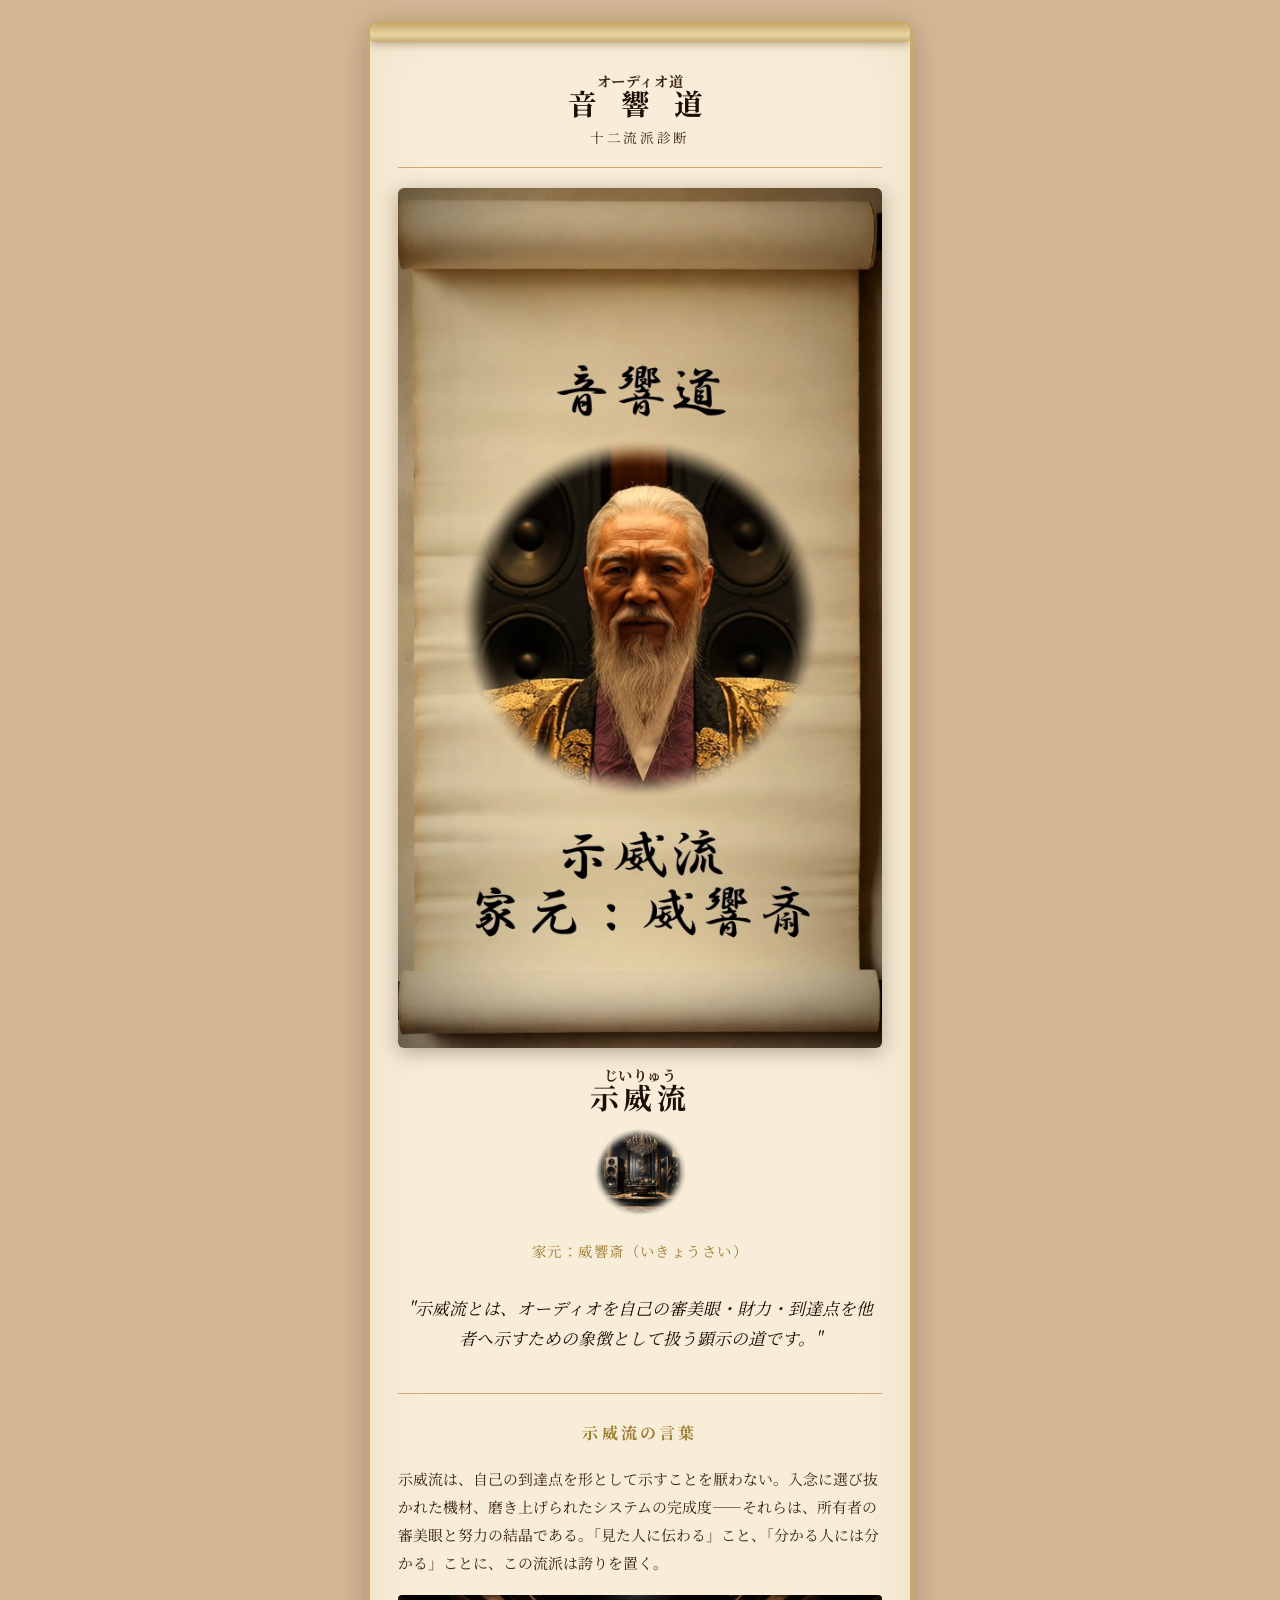
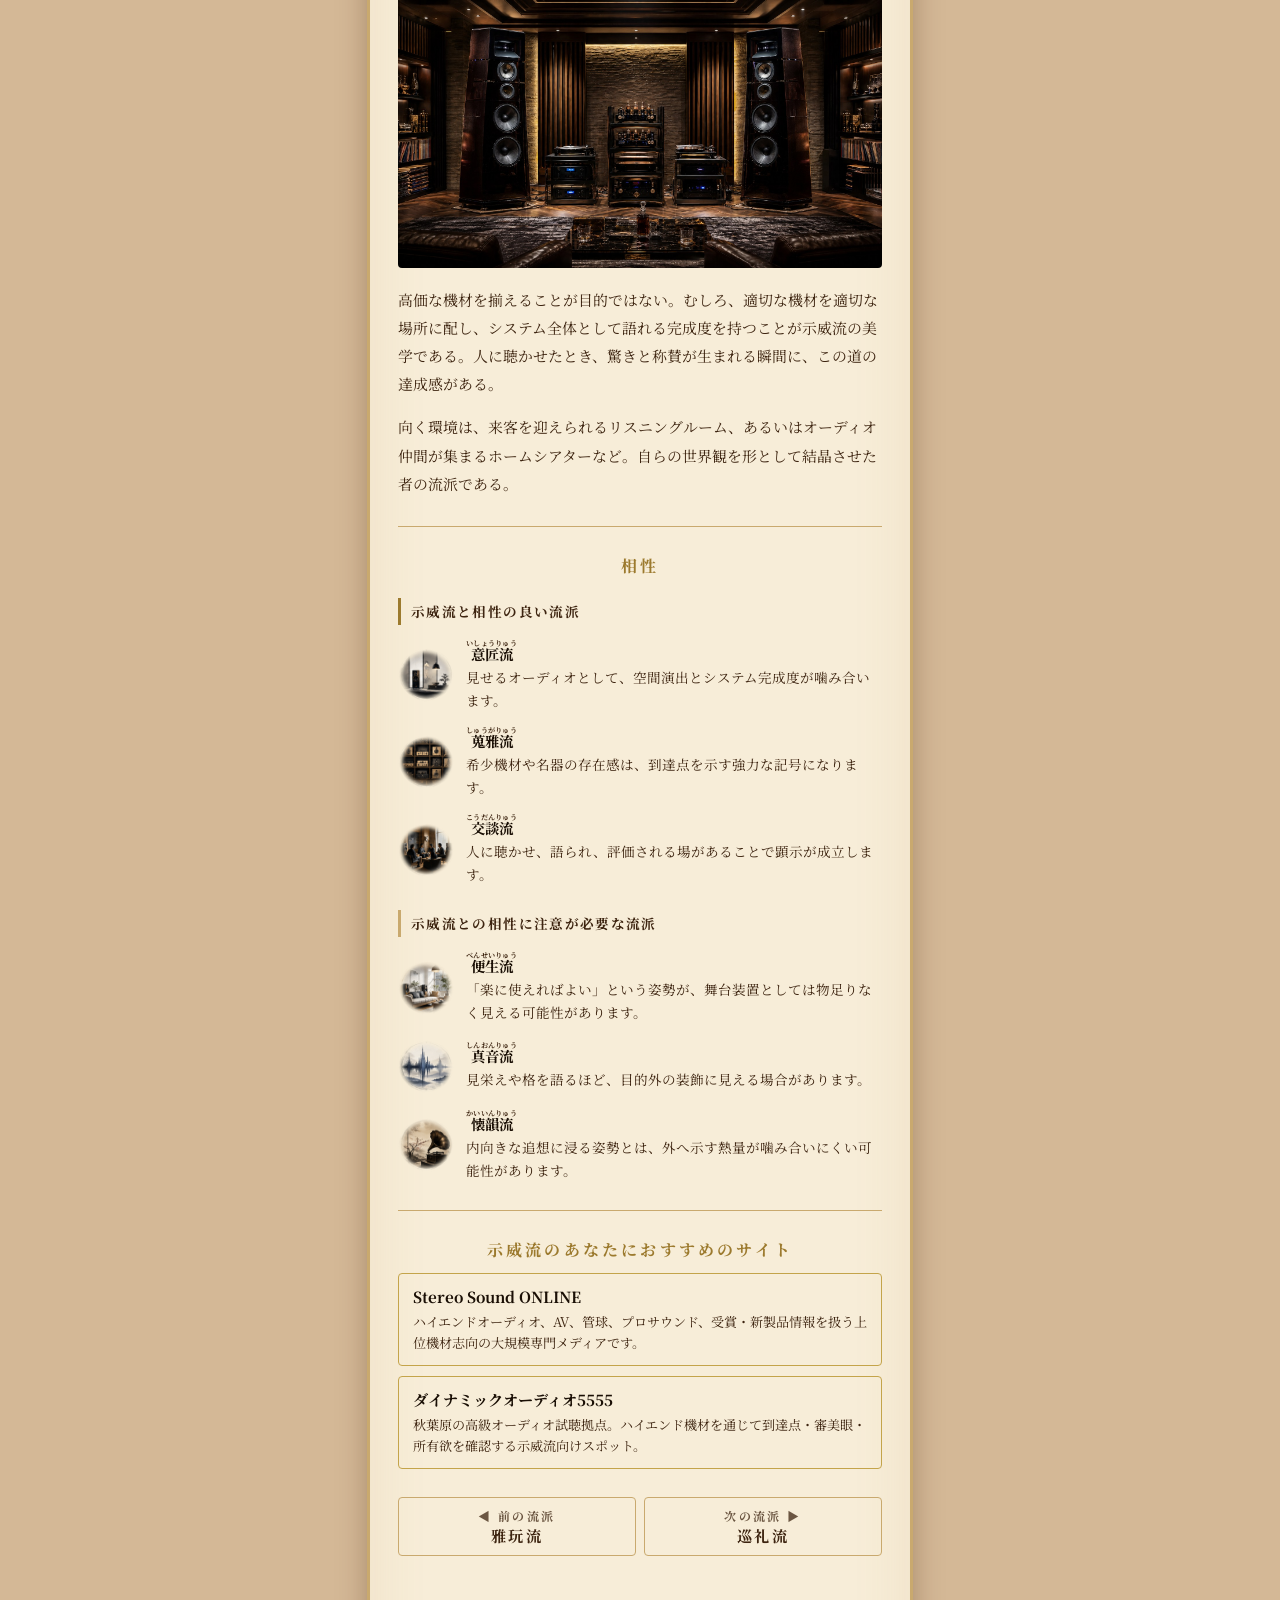
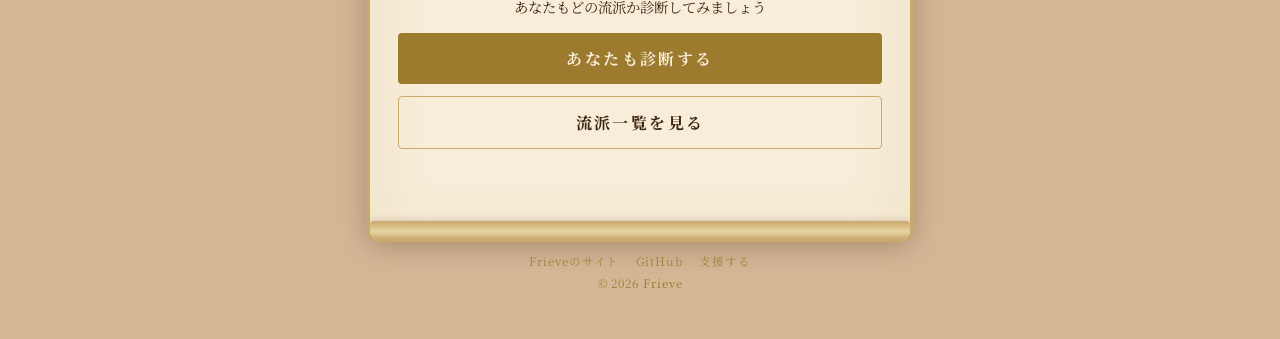
<file: result/jii.html>
﻿<!DOCTYPE html>
<html lang="ja">
<head>
  <!-- Google tag (gtag.js) -->
  <script async src="https://www.googletagmanager.com/gtag/js?id=G-35TD880N55"></script>
  <script>
    window.dataLayer = window.dataLayer || [];
    function gtag(){dataLayer.push(arguments);}
    if (location.hostname === 'localhost' || location.hostname === '127.0.0.1') gtag = function(){};
    gtag('js', new Date());

    gtag('config', 'G-35TD880N55');
  </script>
  <meta charset="UTF-8">
  <meta name="viewport" content="width=device-width, initial-scale=1.0">
  <title>音響道 ─ 示威流（じいりゅう）</title>
  <meta name="description" content="示威流とは、オーディオを自己の審美眼・財力・到達点を他者へ示すための象徴として扱う顕示の道です。">
  <meta property="og:title" content="音響道 ─ 示威流">
  <meta property="og:description" content="示威流とは、オーディオを自己の審美眼・財力・到達点を他者へ示すための象徴として扱う顕示の道です。">
  <meta property="og:image" content="https://frieve-a.github.io/the-way-of-audio/assets/images/ogp/jii.png">
  <meta property="og:url" content="https://frieve-a.github.io/the-way-of-audio/result/jii.html">
  <meta name="twitter:card" content="summary_large_image">
  <link rel="canonical" href="https://frieve-a.github.io/the-way-of-audio/result/jii.html">
  <link rel="manifest" href="../manifest.json">
  <meta name="theme-color" content="#9c7a2e">
  <link rel="icon" type="image/x-icon" href="../assets/images/icons/favicon.ico">
  <link rel="icon" type="image/png" sizes="32x32" href="../assets/images/icons/favicon-32x32.png">
  <link rel="icon" type="image/png" sizes="16x16" href="../assets/images/icons/favicon-16x16.png">
  <link rel="apple-touch-icon" sizes="180x180" href="../assets/images/icons/apple-touch-icon.png">
  <link rel="stylesheet" href="../css/style.css">
</head>
<body data-school-id="jii">
<div class="scroll">
  <div class="scroll-body">

    <header class="result-site-header">
      <a href="../index.html" class="result-site-header__link">
        <ruby>音 響 道<rt>オーディオ道</rt></ruby>
      </a>
      <p class="result-site-header__sub">十二流派診断</p>
    </header>

    <!-- グラフセクション（パラムなしは非表示） -->
    <section id="chart-section" class="hidden">
      <p class="section-title" data-i18n="result_title"></p>
      <div id="reliability-notice" class="reliability-notice hidden"></div>
      <div class="bar-chart-wrapper">
        <div id="bar-chart" class="bar-chart"></div>
        <div id="bar-x-labels" class="bar-chart__x-labels"></div>
      </div>
    </section>

    <!-- 主副潜在流派（パラムあり時のみ） -->
    <section id="rank-summary" class="rank-summary hidden">
      <div id="main-school" class="rank-summary__item"></div>
      <div id="sub-school" class="rank-summary__item"></div>
      <div id="latent-school" class="rank-summary__item"></div>
    </section>

    <hr id="hr-top" class="divider">

    <!-- 掛け軸・流派情報（常時表示） -->
    <section id="school-section">
      <img class="school-scroll-img" src="../assets/images/schools/jiiryu.jpg" alt="示威流">
      <h1 class="school-name-heading"><ruby>示威流<rt>じいりゅう</rt></ruby></h1>
      <img class="school-icon" src="../assets/images/schools/jii.png" alt="示威流">
      <p class="school-iemoto">家元：威響斎（いきょうさい）</p>
      <p class="school-tagline">"示威流とは、オーディオを自己の審美眼・財力・到達点を他者へ示すための象徴として扱う顕示の道です。"</p>
    </section>

    <hr class="divider">

    <!-- 長文説明（常時表示・SEO） -->
    <section class="school-description">
      <h2 class="section-title">示威流の言葉</h2>
      <p>示威流は、自己の到達点を形として示すことを厭わない。入念に選び抜かれた機材、磨き上げられたシステムの完成度——それらは、所有者の審美眼と努力の結晶である。「見た人に伝わる」こと、「分かる人には分かる」ことに、この流派は誇りを置く。</p>
      <img class="school-description-image" src="../assets/images/schools/jii.jpg" alt="示威流">
      <p>高価な機材を揃えることが目的ではない。むしろ、適切な機材を適切な場所に配し、システム全体として語れる完成度を持つことが示威流の美学である。人に聴かせたとき、驚きと称賛が生まれる瞬間に、この道の達成感がある。</p>
      <p>向く環境は、来客を迎えられるリスニングルーム、あるいはオーディオ仲間が集まるホームシアターなど。自らの世界観を形として結晶させた者の流派である。</p>
    </section>

    <hr class="divider">

    <!-- 相性 -->
    <section class="school-affinity">
      <h2 class="section-title">相性</h2>

      <div class="affinity-group">
        <h3 class="affinity-group__title affinity-group__title--good">示威流と相性の良い流派</h3>
        <ul class="affinity-list">
          <li class="affinity-item">
            <a href="isho.html" class="affinity-icon-link">
              <img src="../assets/images/schools/isho.png" alt="意匠流" class="affinity-school-icon">
            </a>
            <a href="isho.html" class="affinity-school-link">
              <ruby>意匠流<rt>いしょうりゅう</rt></ruby>
            </a>
            <p class="affinity-desc">見せるオーディオとして、空間演出とシステム完成度が噛み合います。</p>
          </li>
          <li class="affinity-item">
            <a href="shuga.html" class="affinity-icon-link">
              <img src="../assets/images/schools/shuga.png" alt="蒐雅流" class="affinity-school-icon">
            </a>
            <a href="shuga.html" class="affinity-school-link">
              <ruby>蒐雅流<rt>しゅうがりゅう</rt></ruby>
            </a>
            <p class="affinity-desc">希少機材や名器の存在感は、到達点を示す強力な記号になります。</p>
          </li>
          <li class="affinity-item">
            <a href="kodan.html" class="affinity-icon-link">
              <img src="../assets/images/schools/kodan.png" alt="交談流" class="affinity-school-icon">
            </a>
            <a href="kodan.html" class="affinity-school-link">
              <ruby>交談流<rt>こうだんりゅう</rt></ruby>
            </a>
            <p class="affinity-desc">人に聴かせ、語られ、評価される場があることで顕示が成立します。</p>
          </li>
        </ul>
      </div>

      <div class="affinity-group">
        <h3 class="affinity-group__title affinity-group__title--caution">示威流との相性に注意が必要な流派</h3>
        <ul class="affinity-list">
          <li class="affinity-item">
            <a href="bensei.html" class="affinity-icon-link">
              <img src="../assets/images/schools/bensei.png" alt="便生流" class="affinity-school-icon">
            </a>
            <a href="bensei.html" class="affinity-school-link">
              <ruby>便生流<rt>べんせいりゅう</rt></ruby>
            </a>
            <p class="affinity-desc">「楽に使えればよい」という姿勢が、舞台装置としては物足りなく見える可能性があります。</p>
          </li>
          <li class="affinity-item">
            <a href="shinon.html" class="affinity-icon-link">
              <img src="../assets/images/schools/shinon.png" alt="真音流" class="affinity-school-icon">
            </a>
            <a href="shinon.html" class="affinity-school-link">
              <ruby>真音流<rt>しんおんりゅう</rt></ruby>
            </a>
            <p class="affinity-desc">見栄えや格を語るほど、目的外の装飾に見える場合があります。</p>
          </li>
          <li class="affinity-item">
            <a href="kaiin.html" class="affinity-icon-link">
              <img src="../assets/images/schools/kaiin.png" alt="懐韻流" class="affinity-school-icon">
            </a>
            <a href="kaiin.html" class="affinity-school-link">
              <ruby>懐韻流<rt>かいいんりゅう</rt></ruby>
            </a>
            <p class="affinity-desc">内向きな追想に浸る姿勢とは、外へ示す熱量が噛み合いにくい可能性があります。</p>
          </li>
        </ul>
      </div>
    </section>

    <hr id="hr-before-ranking" class="divider">

    <!-- ランキング表（パラムあり時のみ） -->
    <section id="ranking-section" class="hidden">
      <p class="section-title" data-i18n="result_ranking"></p>
      <table id="ranking-table" class="ranking-table"></table>
    </section>

    <!-- シェア・再診断 -->
    <section id="actions-section" class="actions">
      <a id="btn-share-x" href="#" target="_blank" rel="noopener" class="btn btn--gold" data-i18n="result_share_x"></a>
      <a id="btn-share-fb" href="#" target="_blank" rel="noopener" class="btn btn--gold" data-i18n="result_share_fb"></a>
      <button id="btn-copy-url" class="btn btn--gold" data-i18n="result_share_copy"></button>
      <a href="../index.html?start=1" class="btn btn--secondary" data-i18n="result_retry"></a>
      <a href="../schools.html" class="btn btn--secondary" data-i18n="nav_schools"></a>
    </section>

    <!-- CTA直接閲覧時 -->
    <section id="cta-section" class="cta-section hidden">
      <p data-i18n="result_no_data"></p>
      <a href="../index.html?start=1" class="btn btn--gold" data-i18n="result_cta_quiz"></a>
      <a href="../schools.html" class="btn btn--secondary" data-i18n="nav_schools"></a>
    </section>

  </div>
</div>

<script type="module" src="../js/result.js"></script>
<footer class="site-footer"></footer>
</body>
</html>
</file>
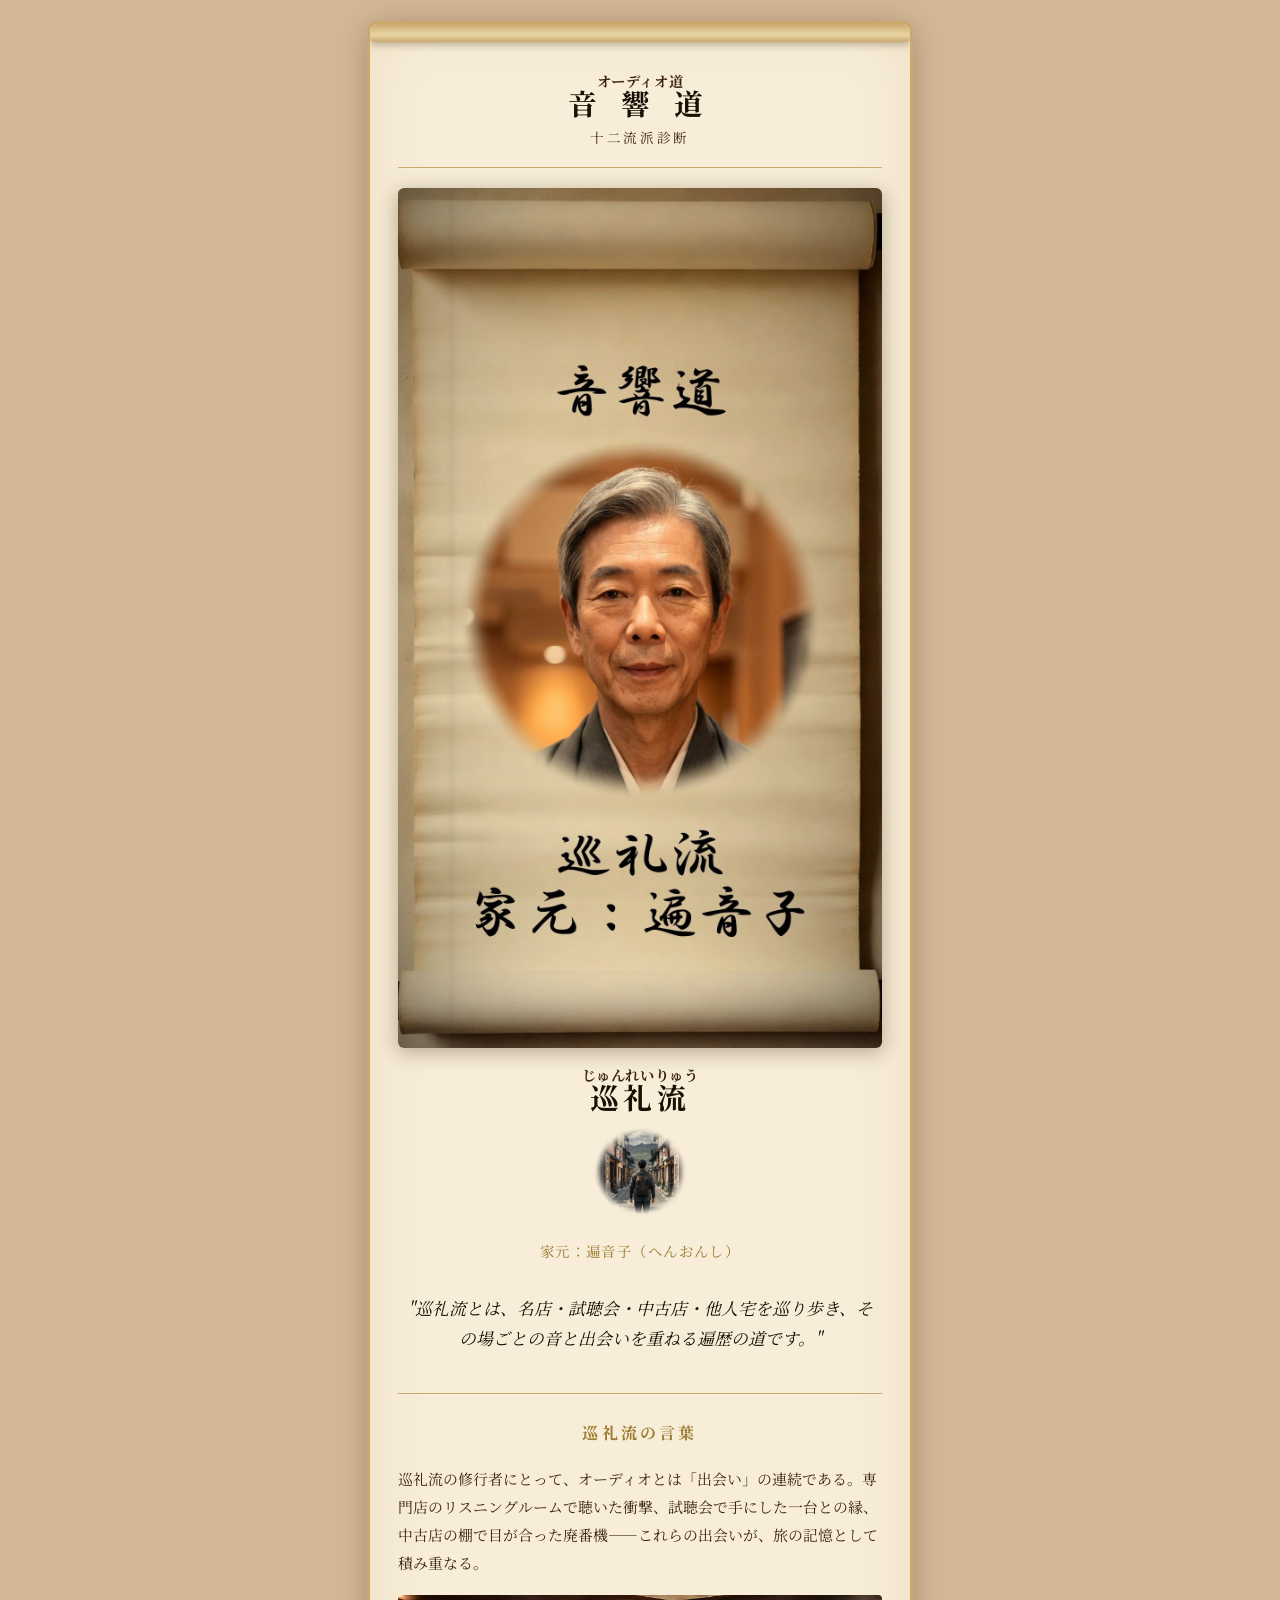
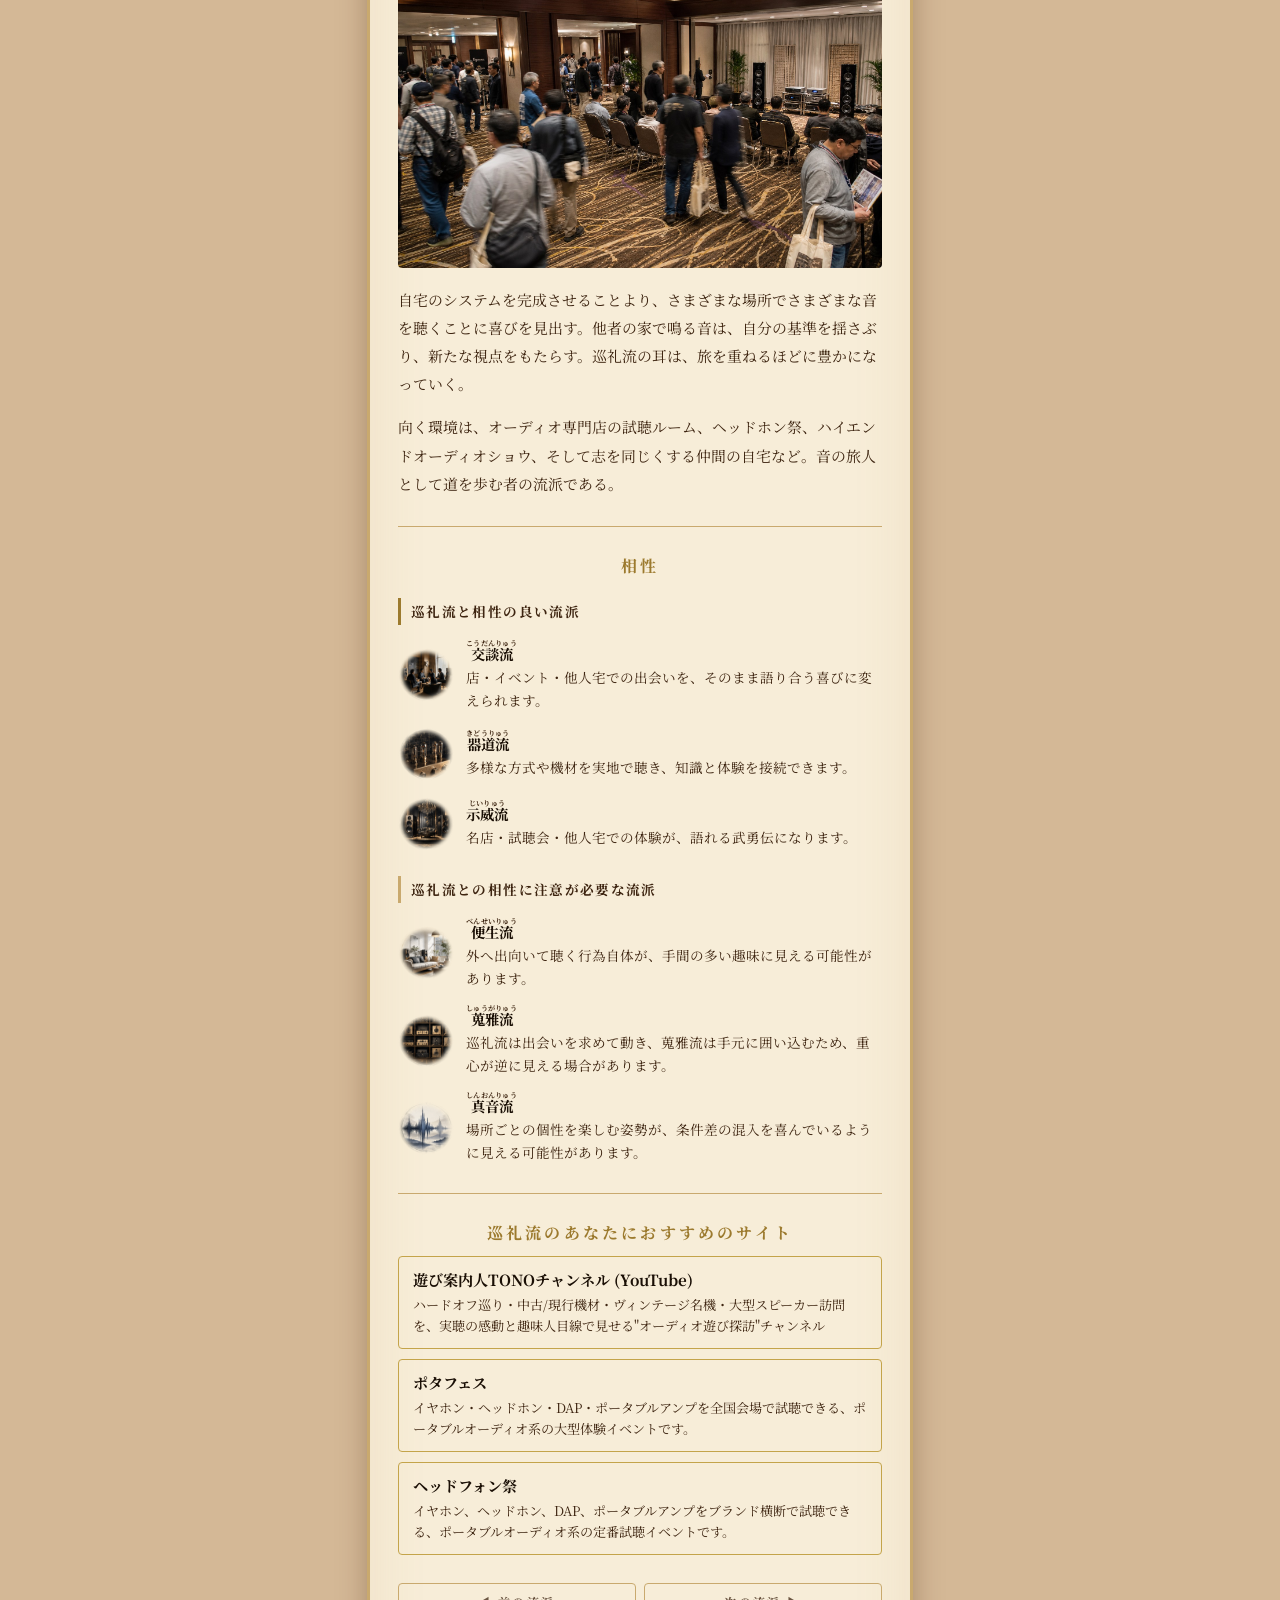
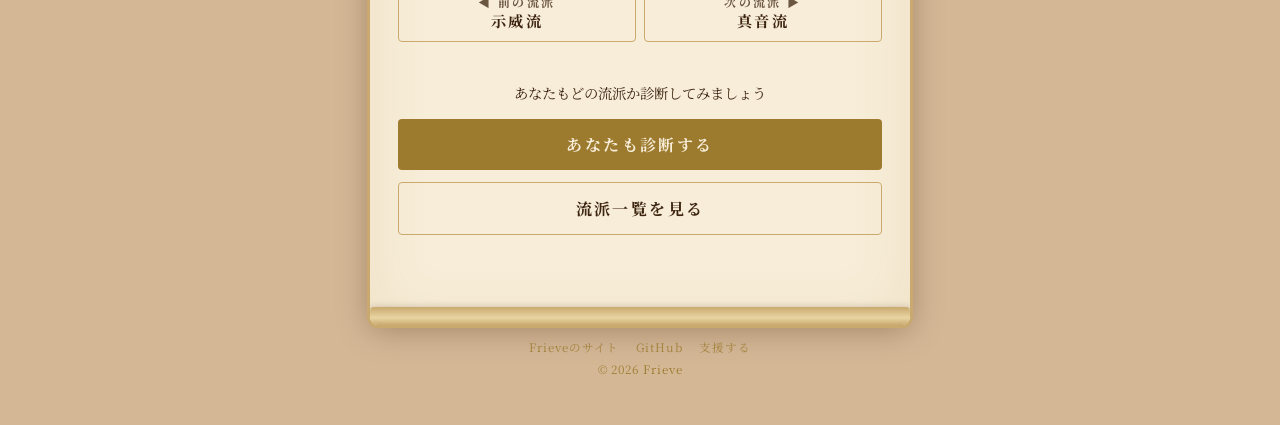
<file: result/junrei.html>
﻿<!DOCTYPE html>
<html lang="ja">
<head>
  <!-- Google tag (gtag.js) -->
  <script async src="https://www.googletagmanager.com/gtag/js?id=G-35TD880N55"></script>
  <script>
    window.dataLayer = window.dataLayer || [];
    function gtag(){dataLayer.push(arguments);}
    if (location.hostname === 'localhost' || location.hostname === '127.0.0.1') gtag = function(){};
    gtag('js', new Date());

    gtag('config', 'G-35TD880N55');
  </script>
  <meta charset="UTF-8">
  <meta name="viewport" content="width=device-width, initial-scale=1.0">
  <title>音響道 ─ 巡礼流（じゅんれいりゅう）</title>
  <meta name="description" content="巡礼流とは、名店・試聴会・中古店・他人宅を巡り歩き、その場ごとの音と出会いを重ねる遍歴の道です。">
  <meta property="og:title" content="音響道 ─ 巡礼流">
  <meta property="og:description" content="巡礼流とは、名店・試聴会・中古店・他人宅を巡り歩き、その場ごとの音と出会いを重ねる遍歴の道です。">
  <meta property="og:image" content="https://frieve-a.github.io/the-way-of-audio/assets/images/ogp/junrei.png">
  <meta property="og:url" content="https://frieve-a.github.io/the-way-of-audio/result/junrei.html">
  <meta name="twitter:card" content="summary_large_image">
  <link rel="canonical" href="https://frieve-a.github.io/the-way-of-audio/result/junrei.html">
  <link rel="manifest" href="../manifest.json">
  <meta name="theme-color" content="#9c7a2e">
  <link rel="icon" type="image/x-icon" href="../assets/images/icons/favicon.ico">
  <link rel="icon" type="image/png" sizes="32x32" href="../assets/images/icons/favicon-32x32.png">
  <link rel="icon" type="image/png" sizes="16x16" href="../assets/images/icons/favicon-16x16.png">
  <link rel="apple-touch-icon" sizes="180x180" href="../assets/images/icons/apple-touch-icon.png">
  <link rel="stylesheet" href="../css/style.css">
</head>
<body data-school-id="junrei">
<div class="scroll">
  <div class="scroll-body">

    <header class="result-site-header">
      <a href="../index.html" class="result-site-header__link">
        <ruby>音 響 道<rt>オーディオ道</rt></ruby>
      </a>
      <p class="result-site-header__sub">十二流派診断</p>
    </header>

    <!-- グラフセクション（パラムなしは非表示） -->
    <section id="chart-section" class="hidden">
      <p class="section-title" data-i18n="result_title"></p>
      <div id="reliability-notice" class="reliability-notice hidden"></div>
      <div class="bar-chart-wrapper">
        <div id="bar-chart" class="bar-chart"></div>
        <div id="bar-x-labels" class="bar-chart__x-labels"></div>
      </div>
    </section>

    <!-- 主副潜在流派（パラムあり時のみ） -->
    <section id="rank-summary" class="rank-summary hidden">
      <div id="main-school" class="rank-summary__item"></div>
      <div id="sub-school" class="rank-summary__item"></div>
      <div id="latent-school" class="rank-summary__item"></div>
    </section>

    <hr id="hr-top" class="divider">

    <!-- 掛け軸・流派情報（常時表示） -->
    <section id="school-section">
      <img class="school-scroll-img" src="../assets/images/schools/junreiryu.jpg" alt="巡礼流">
      <h1 class="school-name-heading"><ruby>巡礼流<rt>じゅんれいりゅう</rt></ruby></h1>
      <img class="school-icon" src="../assets/images/schools/junrei.png" alt="巡礼流">
      <p class="school-iemoto">家元：遍音子（へんおんし）</p>
      <p class="school-tagline">"巡礼流とは、名店・試聴会・中古店・他人宅を巡り歩き、その場ごとの音と出会いを重ねる遍歴の道です。"</p>
    </section>

    <hr class="divider">

    <!-- 長文説明（常時表示・SEO） -->
    <section class="school-description">
      <h2 class="section-title">巡礼流の言葉</h2>
      <p>巡礼流の修行者にとって、オーディオとは「出会い」の連続である。専門店のリスニングルームで聴いた衝撃、試聴会で手にした一台との縁、中古店の棚で目が合った廃番機——これらの出会いが、旅の記憶として積み重なる。</p>
      <img class="school-description-image" src="../assets/images/schools/junrei.jpg" alt="巡礼流">
      <p>自宅のシステムを完成させることより、さまざまな場所でさまざまな音を聴くことに喜びを見出す。他者の家で鳴る音は、自分の基準を揺さぶり、新たな視点をもたらす。巡礼流の耳は、旅を重ねるほどに豊かになっていく。</p>
      <p>向く環境は、オーディオ専門店の試聴ルーム、ヘッドホン祭、ハイエンドオーディオショウ、そして志を同じくする仲間の自宅など。音の旅人として道を歩む者の流派である。</p>
    </section>

    <hr class="divider">

    <!-- 相性 -->
    <section class="school-affinity">
      <h2 class="section-title">相性</h2>

      <div class="affinity-group">
        <h3 class="affinity-group__title affinity-group__title--good">巡礼流と相性の良い流派</h3>
        <ul class="affinity-list">
          <li class="affinity-item">
            <a href="kodan.html" class="affinity-icon-link">
              <img src="../assets/images/schools/kodan.png" alt="交談流" class="affinity-school-icon">
            </a>
            <a href="kodan.html" class="affinity-school-link">
              <ruby>交談流<rt>こうだんりゅう</rt></ruby>
            </a>
            <p class="affinity-desc">店・イベント・他人宅での出会いを、そのまま語り合う喜びに変えられます。</p>
          </li>
          <li class="affinity-item">
            <a href="kido.html" class="affinity-icon-link">
              <img src="../assets/images/schools/kido.png" alt="器道流" class="affinity-school-icon">
            </a>
            <a href="kido.html" class="affinity-school-link">
              <ruby>器道流<rt>きどうりゅう</rt></ruby>
            </a>
            <p class="affinity-desc">多様な方式や機材を実地で聴き、知識と体験を接続できます。</p>
          </li>
          <li class="affinity-item">
            <a href="jii.html" class="affinity-icon-link">
              <img src="../assets/images/schools/jii.png" alt="示威流" class="affinity-school-icon">
            </a>
            <a href="jii.html" class="affinity-school-link">
              <ruby>示威流<rt>じいりゅう</rt></ruby>
            </a>
            <p class="affinity-desc">名店・試聴会・他人宅での体験が、語れる武勇伝になります。</p>
          </li>
        </ul>
      </div>

      <div class="affinity-group">
        <h3 class="affinity-group__title affinity-group__title--caution">巡礼流との相性に注意が必要な流派</h3>
        <ul class="affinity-list">
          <li class="affinity-item">
            <a href="bensei.html" class="affinity-icon-link">
              <img src="../assets/images/schools/bensei.png" alt="便生流" class="affinity-school-icon">
            </a>
            <a href="bensei.html" class="affinity-school-link">
              <ruby>便生流<rt>べんせいりゅう</rt></ruby>
            </a>
            <p class="affinity-desc">外へ出向いて聴く行為自体が、手間の多い趣味に見える可能性があります。</p>
          </li>
          <li class="affinity-item">
            <a href="shuga.html" class="affinity-icon-link">
              <img src="../assets/images/schools/shuga.png" alt="蒐雅流" class="affinity-school-icon">
            </a>
            <a href="shuga.html" class="affinity-school-link">
              <ruby>蒐雅流<rt>しゅうがりゅう</rt></ruby>
            </a>
            <p class="affinity-desc">巡礼流は出会いを求めて動き、蒐雅流は手元に囲い込むため、重心が逆に見える場合があります。</p>
          </li>
          <li class="affinity-item">
            <a href="shinon.html" class="affinity-icon-link">
              <img src="../assets/images/schools/shinon.png" alt="真音流" class="affinity-school-icon">
            </a>
            <a href="shinon.html" class="affinity-school-link">
              <ruby>真音流<rt>しんおんりゅう</rt></ruby>
            </a>
            <p class="affinity-desc">場所ごとの個性を楽しむ姿勢が、条件差の混入を喜んでいるように見える可能性があります。</p>
          </li>
        </ul>
      </div>
    </section>

    <hr id="hr-before-ranking" class="divider">

    <!-- ランキング表（パラムあり時のみ） -->
    <section id="ranking-section" class="hidden">
      <p class="section-title" data-i18n="result_ranking"></p>
      <table id="ranking-table" class="ranking-table"></table>
    </section>

    <!-- シェア・再診断 -->
    <section id="actions-section" class="actions">
      <a id="btn-share-x" href="#" target="_blank" rel="noopener" class="btn btn--gold" data-i18n="result_share_x"></a>
      <a id="btn-share-fb" href="#" target="_blank" rel="noopener" class="btn btn--gold" data-i18n="result_share_fb"></a>
      <button id="btn-copy-url" class="btn btn--gold" data-i18n="result_share_copy"></button>
      <a href="../index.html?start=1" class="btn btn--secondary" data-i18n="result_retry"></a>
      <a href="../schools.html" class="btn btn--secondary" data-i18n="nav_schools"></a>
    </section>

    <!-- CTA直接閲覧時 -->
    <section id="cta-section" class="cta-section hidden">
      <p data-i18n="result_no_data"></p>
      <a href="../index.html?start=1" class="btn btn--gold" data-i18n="result_cta_quiz"></a>
      <a href="../schools.html" class="btn btn--secondary" data-i18n="nav_schools"></a>
    </section>

  </div>
</div>

<script type="module" src="../js/result.js"></script>
<footer class="site-footer"></footer>
</body>
</html>
</file>
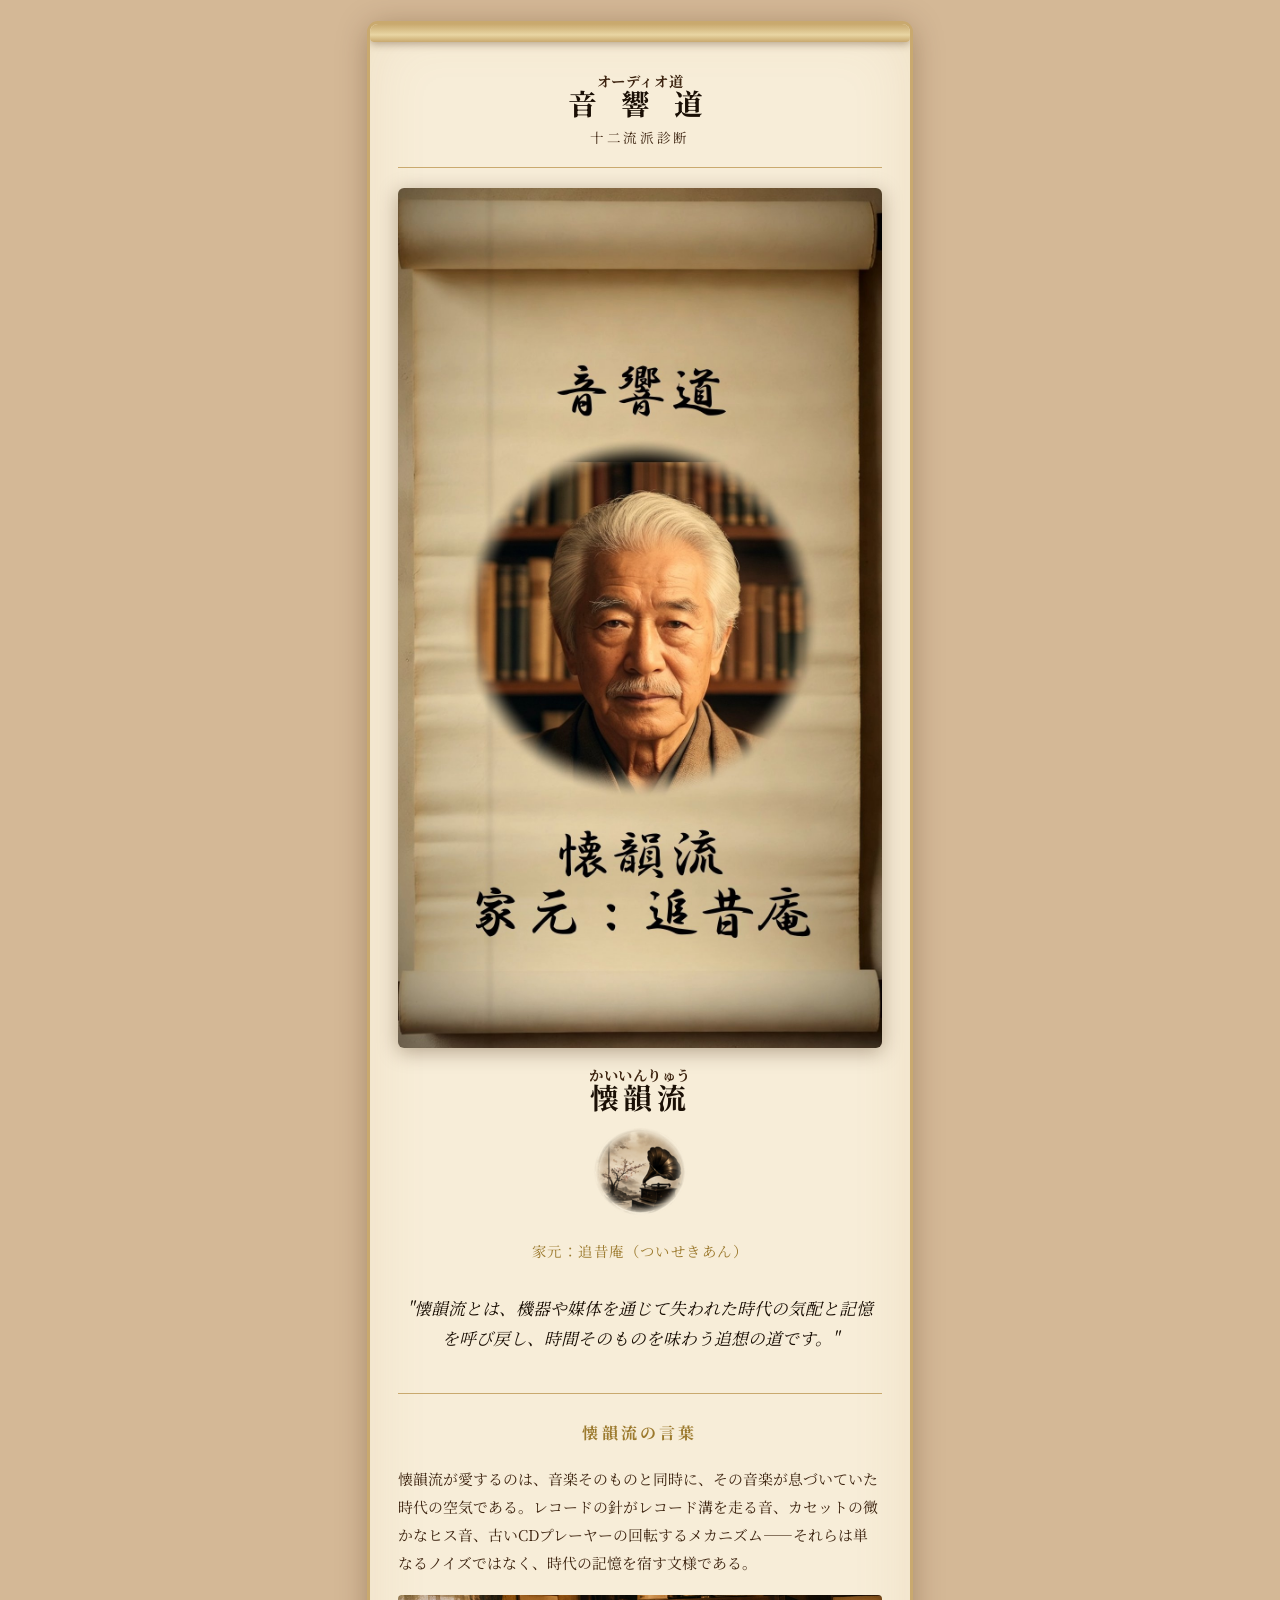
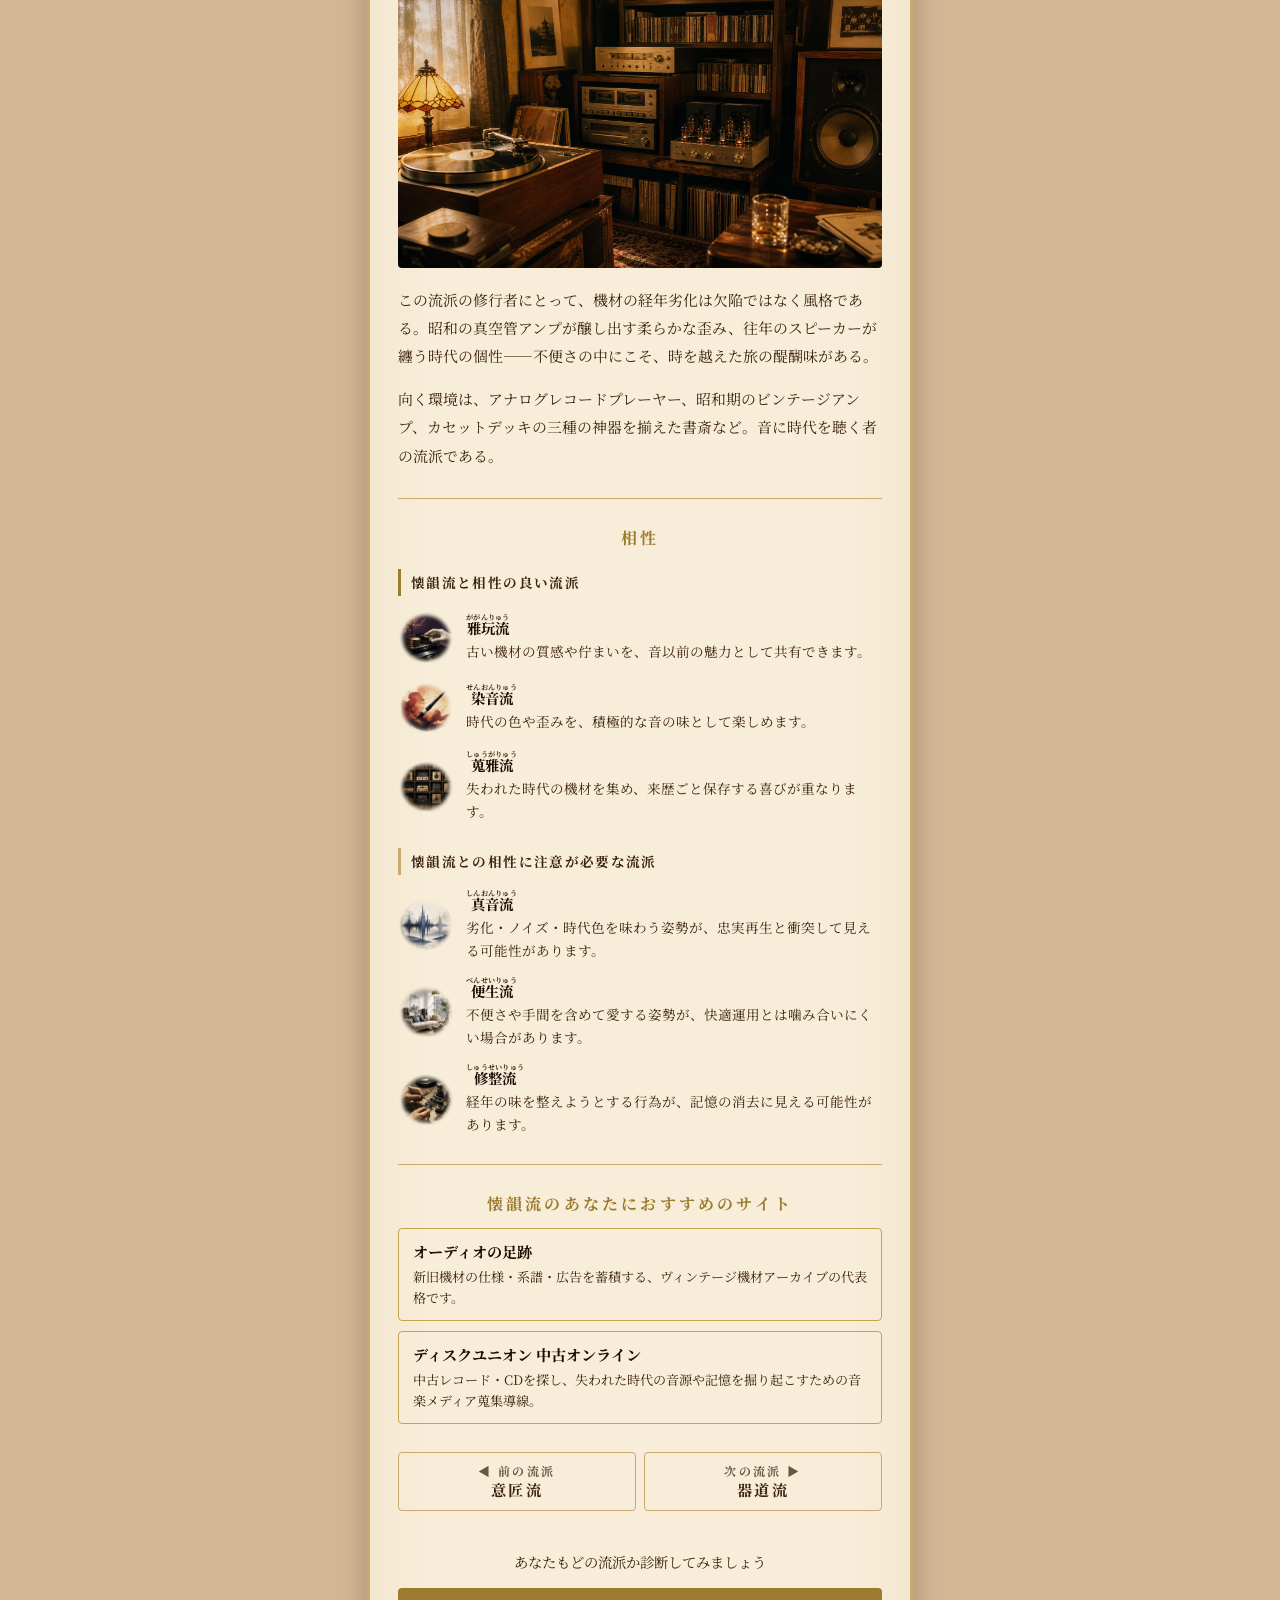
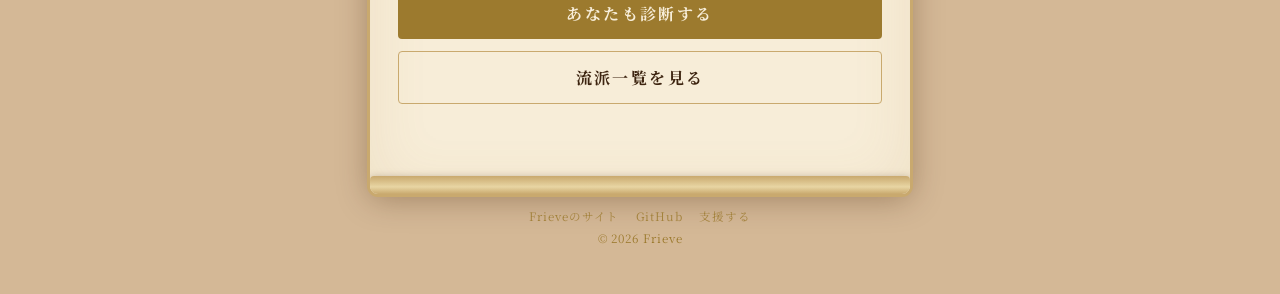
<file: result/kaiin.html>
﻿<!DOCTYPE html>
<html lang="ja">
<head>
  <!-- Google tag (gtag.js) -->
  <script async src="https://www.googletagmanager.com/gtag/js?id=G-35TD880N55"></script>
  <script>
    window.dataLayer = window.dataLayer || [];
    function gtag(){dataLayer.push(arguments);}
    if (location.hostname === 'localhost' || location.hostname === '127.0.0.1') gtag = function(){};
    gtag('js', new Date());

    gtag('config', 'G-35TD880N55');
  </script>
  <meta charset="UTF-8">
  <meta name="viewport" content="width=device-width, initial-scale=1.0">
  <title>音響道 ─ 懐韻流（かいいんりゅう）</title>
  <meta name="description" content="懐韻流とは、機器や媒体を通じて失われた時代の気配と記憶を呼び戻し、時間そのものを味わう追想の道です。">
  <meta property="og:title" content="音響道 ─ 懐韻流">
  <meta property="og:description" content="懐韻流とは、機器や媒体を通じて失われた時代の気配と記憶を呼び戻し、時間そのものを味わう追想の道です。">
  <meta property="og:image" content="https://frieve-a.github.io/the-way-of-audio/assets/images/ogp/kaiin.png">
  <meta property="og:url" content="https://frieve-a.github.io/the-way-of-audio/result/kaiin.html">
  <meta name="twitter:card" content="summary_large_image">
  <link rel="canonical" href="https://frieve-a.github.io/the-way-of-audio/result/kaiin.html">
  <link rel="manifest" href="../manifest.json">
  <meta name="theme-color" content="#9c7a2e">
  <link rel="icon" type="image/x-icon" href="../assets/images/icons/favicon.ico">
  <link rel="icon" type="image/png" sizes="32x32" href="../assets/images/icons/favicon-32x32.png">
  <link rel="icon" type="image/png" sizes="16x16" href="../assets/images/icons/favicon-16x16.png">
  <link rel="apple-touch-icon" sizes="180x180" href="../assets/images/icons/apple-touch-icon.png">
  <link rel="stylesheet" href="../css/style.css">
</head>
<body data-school-id="kaiin">
<div class="scroll">
  <div class="scroll-body">

    <header class="result-site-header">
      <a href="../index.html" class="result-site-header__link">
        <ruby>音 響 道<rt>オーディオ道</rt></ruby>
      </a>
      <p class="result-site-header__sub">十二流派診断</p>
    </header>

    <!-- グラフセクション（パラムなしは非表示） -->
    <section id="chart-section" class="hidden">
      <p class="section-title" data-i18n="result_title"></p>
      <div id="reliability-notice" class="reliability-notice hidden"></div>
      <div class="bar-chart-wrapper">
        <div id="bar-chart" class="bar-chart"></div>
        <div id="bar-x-labels" class="bar-chart__x-labels"></div>
      </div>
    </section>

    <!-- 主副潜在流派（パラムあり時のみ） -->
    <section id="rank-summary" class="rank-summary hidden">
      <div id="main-school" class="rank-summary__item"></div>
      <div id="sub-school" class="rank-summary__item"></div>
      <div id="latent-school" class="rank-summary__item"></div>
    </section>

    <hr id="hr-top" class="divider">

    <!-- 掛け軸・流派情報（常時表示） -->
    <section id="school-section">
      <img class="school-scroll-img" src="../assets/images/schools/kaiinryu.jpg" alt="懐韻流">
      <h1 class="school-name-heading"><ruby>懐韻流<rt>かいいんりゅう</rt></ruby></h1>
      <img class="school-icon" src="../assets/images/schools/kaiin.png" alt="懐韻流">
      <p class="school-iemoto">家元：追昔庵（ついせきあん）</p>
      <p class="school-tagline">"懐韻流とは、機器や媒体を通じて失われた時代の気配と記憶を呼び戻し、時間そのものを味わう追想の道です。"</p>
    </section>

    <hr class="divider">

    <!-- 長文説明（常時表示・SEO） -->
    <section class="school-description">
      <h2 class="section-title">懐韻流の言葉</h2>
      <p>懐韻流が愛するのは、音楽そのものと同時に、その音楽が息づいていた時代の空気である。レコードの針がレコード溝を走る音、カセットの微かなヒス音、古いCDプレーヤーの回転するメカニズム——それらは単なるノイズではなく、時代の記憶を宿す文様である。</p>
      <img class="school-description-image" src="../assets/images/schools/kaiin.jpg" alt="懐韻流">
      <p>この流派の修行者にとって、機材の経年劣化は欠陥ではなく風格である。昭和の真空管アンプが醸し出す柔らかな歪み、往年のスピーカーが纏う時代の個性——不便さの中にこそ、時を越えた旅の醍醐味がある。</p>
      <p>向く環境は、アナログレコードプレーヤー、昭和期のビンテージアンプ、カセットデッキの三種の神器を揃えた書斎など。音に時代を聴く者の流派である。</p>
    </section>

    <hr class="divider">

    <!-- 相性 -->
    <section class="school-affinity">
      <h2 class="section-title">相性</h2>

      <div class="affinity-group">
        <h3 class="affinity-group__title affinity-group__title--good">懐韻流と相性の良い流派</h3>
        <ul class="affinity-list">
          <li class="affinity-item">
            <a href="gagan.html" class="affinity-icon-link">
              <img src="../assets/images/schools/gagan.png" alt="雅玩流" class="affinity-school-icon">
            </a>
            <a href="gagan.html" class="affinity-school-link">
              <ruby>雅玩流<rt>ががんりゅう</rt></ruby>
            </a>
            <p class="affinity-desc">古い機材の質感や佇まいを、音以前の魅力として共有できます。</p>
          </li>
          <li class="affinity-item">
            <a href="senon.html" class="affinity-icon-link">
              <img src="../assets/images/schools/senon.png" alt="染音流" class="affinity-school-icon">
            </a>
            <a href="senon.html" class="affinity-school-link">
              <ruby>染音流<rt>せんおんりゅう</rt></ruby>
            </a>
            <p class="affinity-desc">時代の色や歪みを、積極的な音の味として楽しめます。</p>
          </li>
          <li class="affinity-item">
            <a href="shuga.html" class="affinity-icon-link">
              <img src="../assets/images/schools/shuga.png" alt="蒐雅流" class="affinity-school-icon">
            </a>
            <a href="shuga.html" class="affinity-school-link">
              <ruby>蒐雅流<rt>しゅうがりゅう</rt></ruby>
            </a>
            <p class="affinity-desc">失われた時代の機材を集め、来歴ごと保存する喜びが重なります。</p>
          </li>
        </ul>
      </div>

      <div class="affinity-group">
        <h3 class="affinity-group__title affinity-group__title--caution">懐韻流との相性に注意が必要な流派</h3>
        <ul class="affinity-list">
          <li class="affinity-item">
            <a href="shinon.html" class="affinity-icon-link">
              <img src="../assets/images/schools/shinon.png" alt="真音流" class="affinity-school-icon">
            </a>
            <a href="shinon.html" class="affinity-school-link">
              <ruby>真音流<rt>しんおんりゅう</rt></ruby>
            </a>
            <p class="affinity-desc">劣化・ノイズ・時代色を味わう姿勢が、忠実再生と衝突して見える可能性があります。</p>
          </li>
          <li class="affinity-item">
            <a href="bensei.html" class="affinity-icon-link">
              <img src="../assets/images/schools/bensei.png" alt="便生流" class="affinity-school-icon">
            </a>
            <a href="bensei.html" class="affinity-school-link">
              <ruby>便生流<rt>べんせいりゅう</rt></ruby>
            </a>
            <p class="affinity-desc">不便さや手間を含めて愛する姿勢が、快適運用とは噛み合いにくい場合があります。</p>
          </li>
          <li class="affinity-item">
            <a href="shusei.html" class="affinity-icon-link">
              <img src="../assets/images/schools/shusei.png" alt="修整流" class="affinity-school-icon">
            </a>
            <a href="shusei.html" class="affinity-school-link">
              <ruby>修整流<rt>しゅうせいりゅう</rt></ruby>
            </a>
            <p class="affinity-desc">経年の味を整えようとする行為が、記憶の消去に見える可能性があります。</p>
          </li>
        </ul>
      </div>
    </section>

    <hr id="hr-before-ranking" class="divider">

    <!-- ランキング表（パラムあり時のみ） -->
    <section id="ranking-section" class="hidden">
      <p class="section-title" data-i18n="result_ranking"></p>
      <table id="ranking-table" class="ranking-table"></table>
    </section>

    <!-- シェア・再診断 -->
    <section id="actions-section" class="actions">
      <a id="btn-share-x" href="#" target="_blank" rel="noopener" class="btn btn--gold" data-i18n="result_share_x"></a>
      <a id="btn-share-fb" href="#" target="_blank" rel="noopener" class="btn btn--gold" data-i18n="result_share_fb"></a>
      <button id="btn-copy-url" class="btn btn--gold" data-i18n="result_share_copy"></button>
      <a href="../index.html?start=1" class="btn btn--secondary" data-i18n="result_retry"></a>
      <a href="../schools.html" class="btn btn--secondary" data-i18n="nav_schools"></a>
    </section>

    <!-- CTA直接閲覧時 -->
    <section id="cta-section" class="cta-section hidden">
      <p data-i18n="result_no_data"></p>
      <a href="../index.html?start=1" class="btn btn--gold" data-i18n="result_cta_quiz"></a>
      <a href="../schools.html" class="btn btn--secondary" data-i18n="nav_schools"></a>
    </section>

  </div>
</div>

<script type="module" src="../js/result.js"></script>
<footer class="site-footer"></footer>
</body>
</html>
</file>
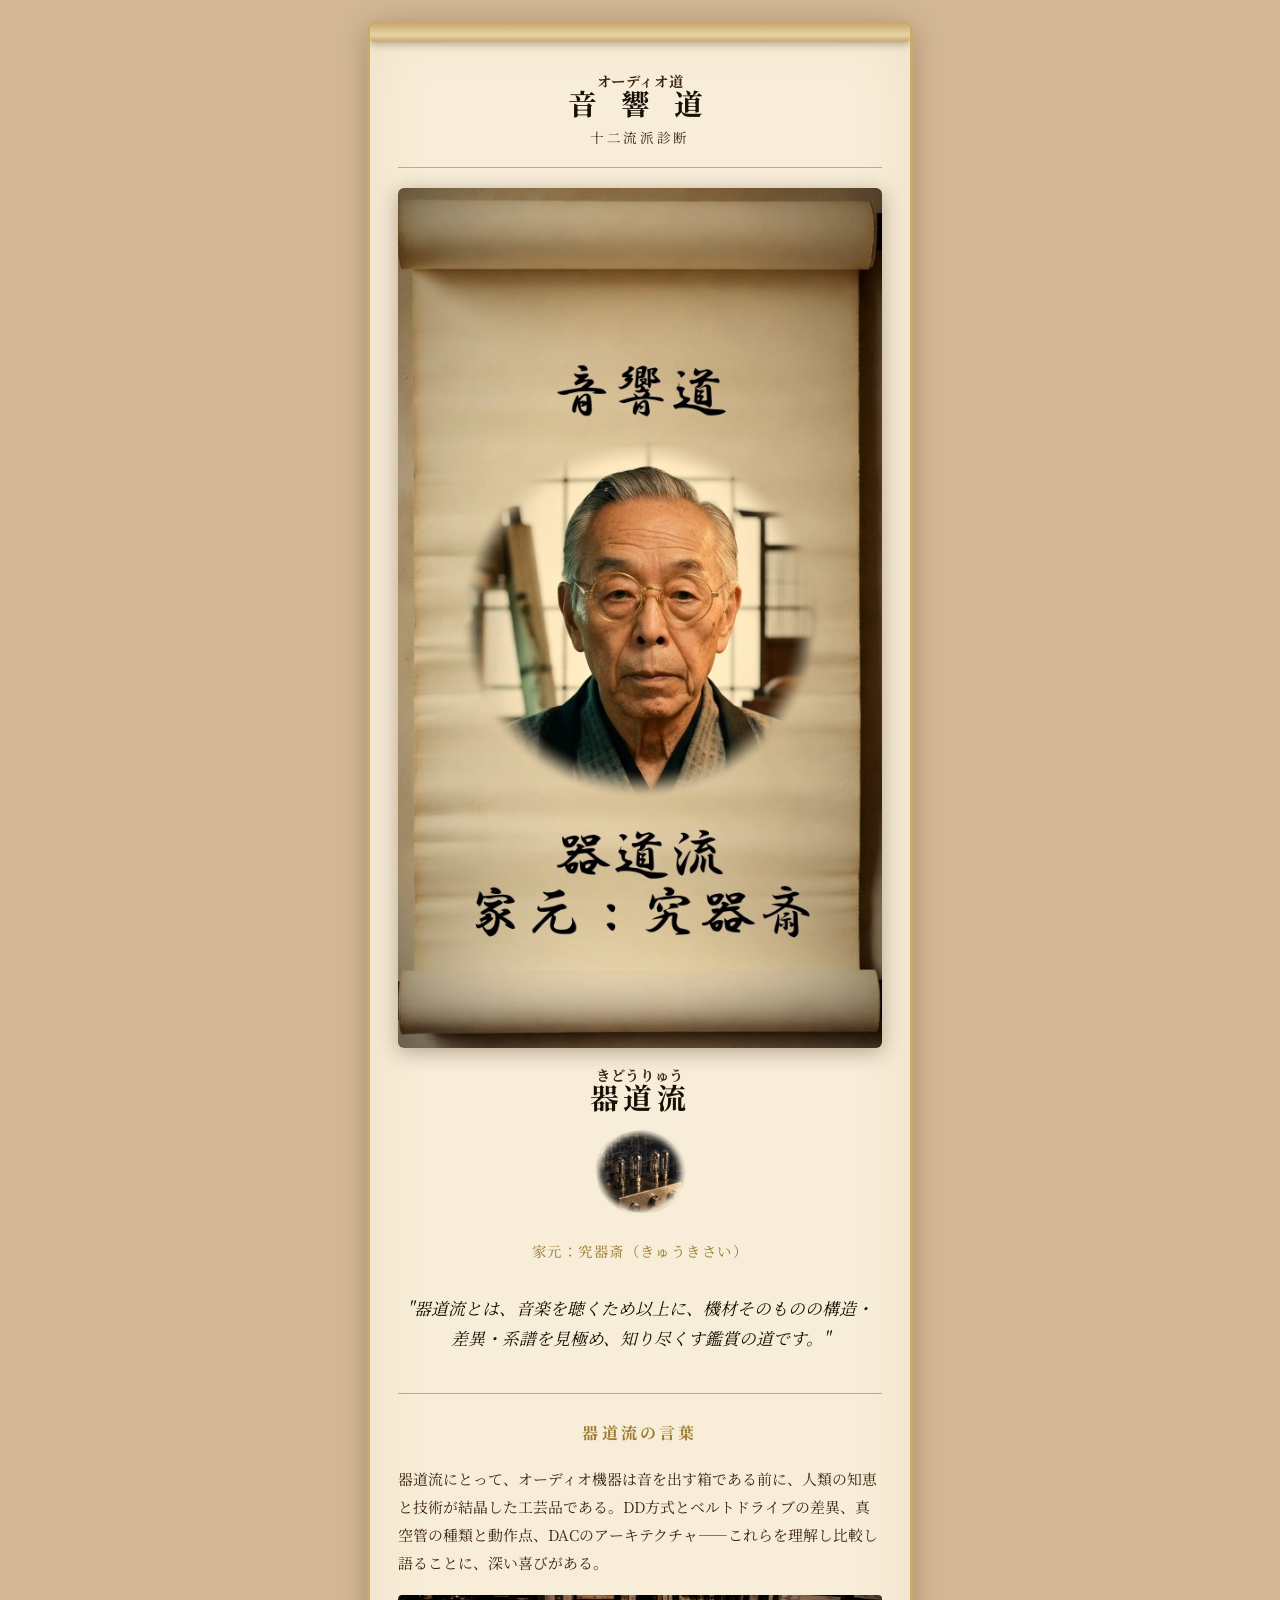
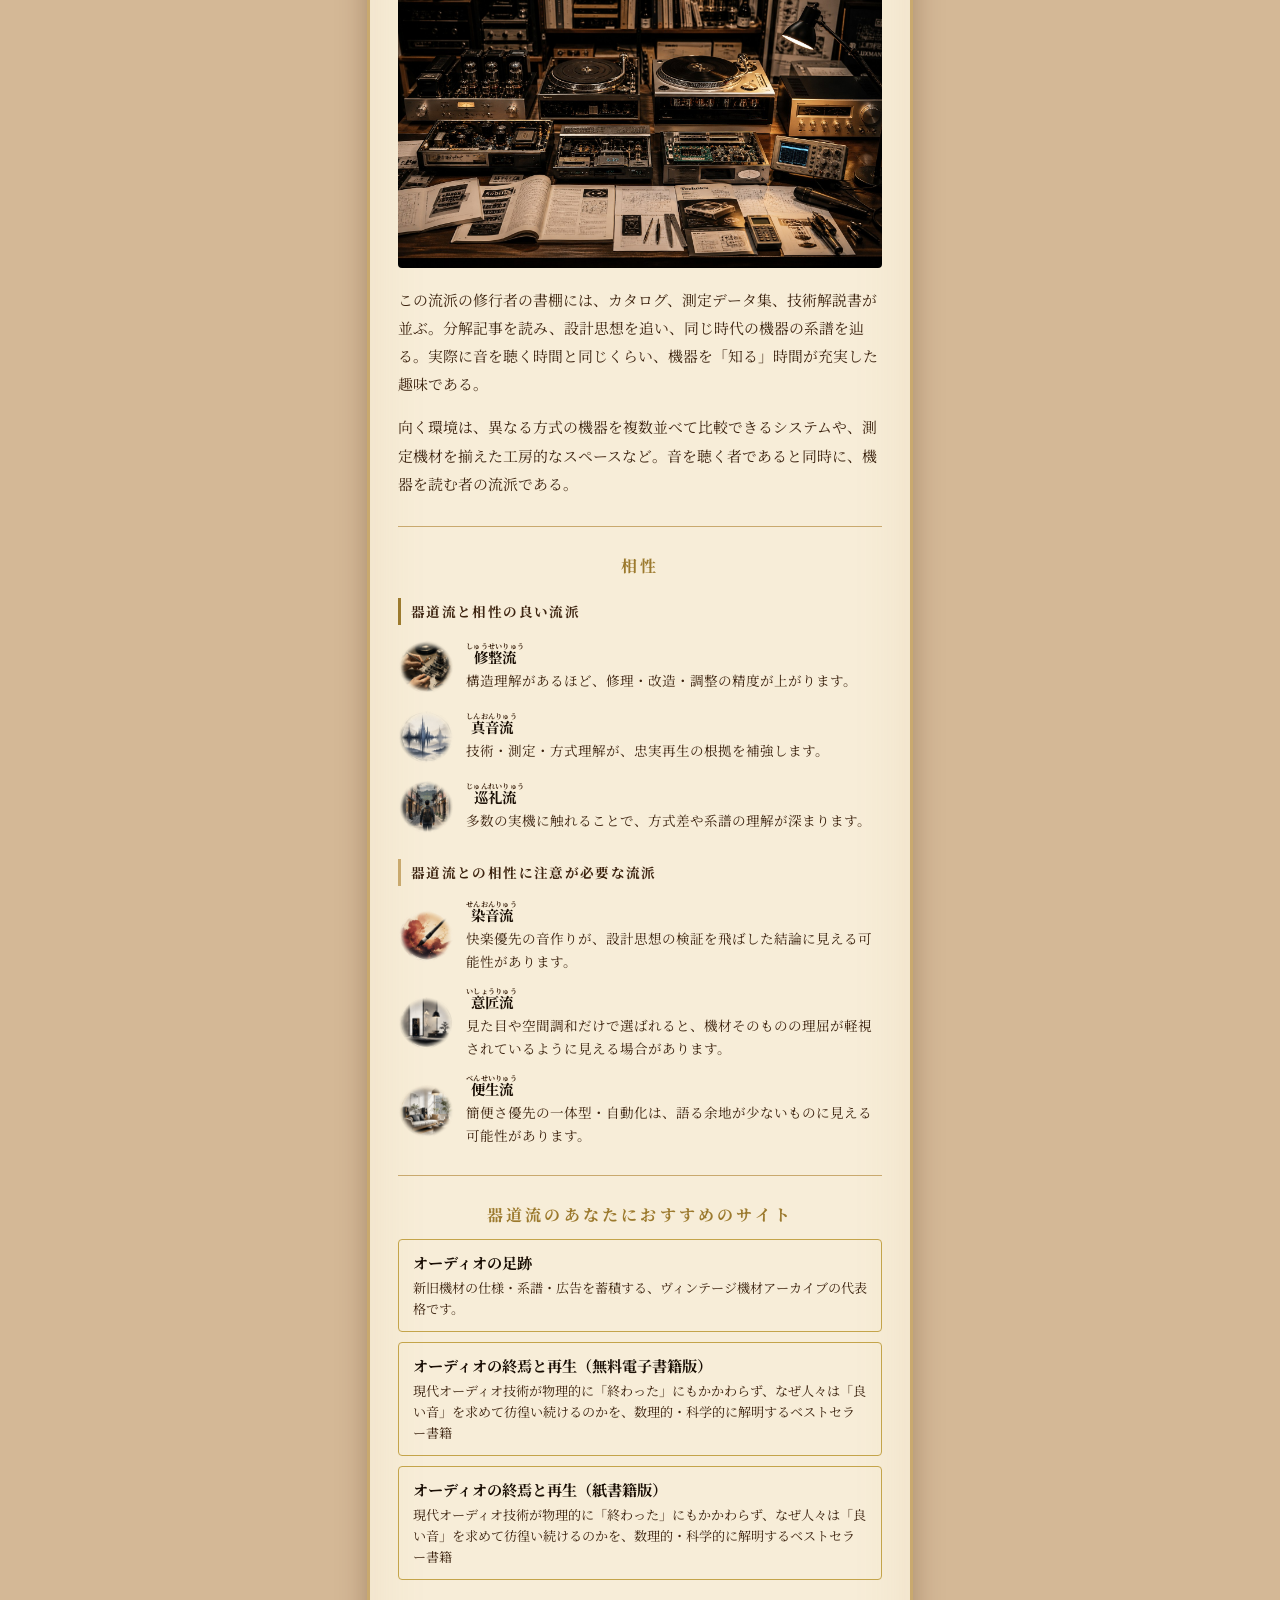
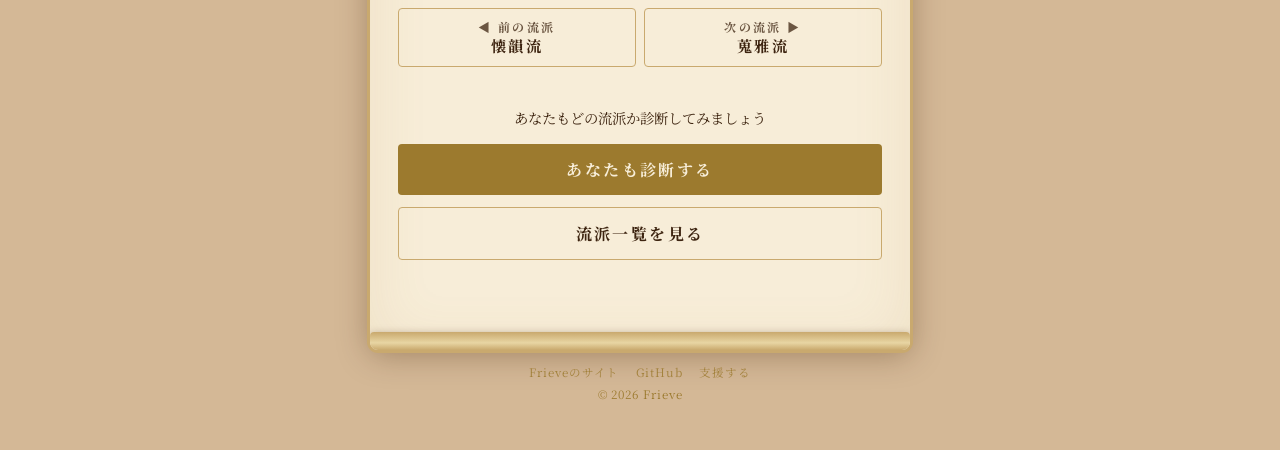
<file: result/kido.html>
﻿<!DOCTYPE html>
<html lang="ja">
<head>
  <!-- Google tag (gtag.js) -->
  <script async src="https://www.googletagmanager.com/gtag/js?id=G-35TD880N55"></script>
  <script>
    window.dataLayer = window.dataLayer || [];
    function gtag(){dataLayer.push(arguments);}
    if (location.hostname === 'localhost' || location.hostname === '127.0.0.1') gtag = function(){};
    gtag('js', new Date());

    gtag('config', 'G-35TD880N55');
  </script>
  <meta charset="UTF-8">
  <meta name="viewport" content="width=device-width, initial-scale=1.0">
  <title>音響道 ─ 器道流（きどうりゅう）</title>
  <meta name="description" content="器道流とは、音楽を聴くため以上に、機材そのものの構造・差異・系譜を見極め、知り尽くす鑑賞の道です。">
  <meta property="og:title" content="音響道 ─ 器道流">
  <meta property="og:description" content="器道流とは、音楽を聴くため以上に、機材そのものの構造・差異・系譜を見極め、知り尽くす鑑賞の道です。">
  <meta property="og:image" content="https://frieve-a.github.io/the-way-of-audio/assets/images/ogp/kido.png">
  <meta property="og:url" content="https://frieve-a.github.io/the-way-of-audio/result/kido.html">
  <meta name="twitter:card" content="summary_large_image">
  <link rel="canonical" href="https://frieve-a.github.io/the-way-of-audio/result/kido.html">
  <link rel="manifest" href="../manifest.json">
  <meta name="theme-color" content="#9c7a2e">
  <link rel="icon" type="image/x-icon" href="../assets/images/icons/favicon.ico">
  <link rel="icon" type="image/png" sizes="32x32" href="../assets/images/icons/favicon-32x32.png">
  <link rel="icon" type="image/png" sizes="16x16" href="../assets/images/icons/favicon-16x16.png">
  <link rel="apple-touch-icon" sizes="180x180" href="../assets/images/icons/apple-touch-icon.png">
  <link rel="stylesheet" href="../css/style.css">
</head>
<body data-school-id="kido">
<div class="scroll">
  <div class="scroll-body">

    <header class="result-site-header">
      <a href="../index.html" class="result-site-header__link">
        <ruby>音 響 道<rt>オーディオ道</rt></ruby>
      </a>
      <p class="result-site-header__sub">十二流派診断</p>
    </header>

    <!-- グラフセクション（パラムなしは非表示） -->
    <section id="chart-section" class="hidden">
      <p class="section-title" data-i18n="result_title"></p>
      <div id="reliability-notice" class="reliability-notice hidden"></div>
      <div class="bar-chart-wrapper">
        <div id="bar-chart" class="bar-chart"></div>
        <div id="bar-x-labels" class="bar-chart__x-labels"></div>
      </div>
    </section>

    <!-- 主副潜在流派（パラムあり時のみ） -->
    <section id="rank-summary" class="rank-summary hidden">
      <div id="main-school" class="rank-summary__item"></div>
      <div id="sub-school" class="rank-summary__item"></div>
      <div id="latent-school" class="rank-summary__item"></div>
    </section>

    <hr id="hr-top" class="divider">

    <!-- 掛け軸・流派情報（常時表示） -->
    <section id="school-section">
      <img class="school-scroll-img" src="../assets/images/schools/kidoryu.jpg" alt="器道流">
      <h1 class="school-name-heading"><ruby>器道流<rt>きどうりゅう</rt></ruby></h1>
      <img class="school-icon" src="../assets/images/schools/kido.png" alt="器道流">
      <p class="school-iemoto">家元：究器斎（きゅうきさい）</p>
      <p class="school-tagline">"器道流とは、音楽を聴くため以上に、機材そのものの構造・差異・系譜を見極め、知り尽くす鑑賞の道です。"</p>
    </section>

    <hr class="divider">

    <!-- 長文説明（常時表示・SEO） -->
    <section class="school-description">
      <h2 class="section-title">器道流の言葉</h2>
      <p>器道流にとって、オーディオ機器は音を出す箱である前に、人類の知恵と技術が結晶した工芸品である。DD方式とベルトドライブの差異、真空管の種類と動作点、DACのアーキテクチャ——これらを理解し比較し語ることに、深い喜びがある。</p>
      <img class="school-description-image" src="../assets/images/schools/kido.jpg" alt="器道流">
      <p>この流派の修行者の書棚には、カタログ、測定データ集、技術解説書が並ぶ。分解記事を読み、設計思想を追い、同じ時代の機器の系譜を辿る。実際に音を聴く時間と同じくらい、機器を「知る」時間が充実した趣味である。</p>
      <p>向く環境は、異なる方式の機器を複数並べて比較できるシステムや、測定機材を揃えた工房的なスペースなど。音を聴く者であると同時に、機器を読む者の流派である。</p>
    </section>

    <hr class="divider">

    <!-- 相性 -->
    <section class="school-affinity">
      <h2 class="section-title">相性</h2>

      <div class="affinity-group">
        <h3 class="affinity-group__title affinity-group__title--good">器道流と相性の良い流派</h3>
        <ul class="affinity-list">
          <li class="affinity-item">
            <a href="shusei.html" class="affinity-icon-link">
              <img src="../assets/images/schools/shusei.png" alt="修整流" class="affinity-school-icon">
            </a>
            <a href="shusei.html" class="affinity-school-link">
              <ruby>修整流<rt>しゅうせいりゅう</rt></ruby>
            </a>
            <p class="affinity-desc">構造理解があるほど、修理・改造・調整の精度が上がります。</p>
          </li>
          <li class="affinity-item">
            <a href="shinon.html" class="affinity-icon-link">
              <img src="../assets/images/schools/shinon.png" alt="真音流" class="affinity-school-icon">
            </a>
            <a href="shinon.html" class="affinity-school-link">
              <ruby>真音流<rt>しんおんりゅう</rt></ruby>
            </a>
            <p class="affinity-desc">技術・測定・方式理解が、忠実再生の根拠を補強します。</p>
          </li>
          <li class="affinity-item">
            <a href="junrei.html" class="affinity-icon-link">
              <img src="../assets/images/schools/junrei.png" alt="巡礼流" class="affinity-school-icon">
            </a>
            <a href="junrei.html" class="affinity-school-link">
              <ruby>巡礼流<rt>じゅんれいりゅう</rt></ruby>
            </a>
            <p class="affinity-desc">多数の実機に触れることで、方式差や系譜の理解が深まります。</p>
          </li>
        </ul>
      </div>

      <div class="affinity-group">
        <h3 class="affinity-group__title affinity-group__title--caution">器道流との相性に注意が必要な流派</h3>
        <ul class="affinity-list">
          <li class="affinity-item">
            <a href="senon.html" class="affinity-icon-link">
              <img src="../assets/images/schools/senon.png" alt="染音流" class="affinity-school-icon">
            </a>
            <a href="senon.html" class="affinity-school-link">
              <ruby>染音流<rt>せんおんりゅう</rt></ruby>
            </a>
            <p class="affinity-desc">快楽優先の音作りが、設計思想の検証を飛ばした結論に見える可能性があります。</p>
          </li>
          <li class="affinity-item">
            <a href="isho.html" class="affinity-icon-link">
              <img src="../assets/images/schools/isho.png" alt="意匠流" class="affinity-school-icon">
            </a>
            <a href="isho.html" class="affinity-school-link">
              <ruby>意匠流<rt>いしょうりゅう</rt></ruby>
            </a>
            <p class="affinity-desc">見た目や空間調和だけで選ばれると、機材そのものの理屈が軽視されているように見える場合があります。</p>
          </li>
          <li class="affinity-item">
            <a href="bensei.html" class="affinity-icon-link">
              <img src="../assets/images/schools/bensei.png" alt="便生流" class="affinity-school-icon">
            </a>
            <a href="bensei.html" class="affinity-school-link">
              <ruby>便生流<rt>べんせいりゅう</rt></ruby>
            </a>
            <p class="affinity-desc">簡便さ優先の一体型・自動化は、語る余地が少ないものに見える可能性があります。</p>
          </li>
        </ul>
      </div>
    </section>

    <hr id="hr-before-ranking" class="divider">

    <!-- ランキング表（パラムあり時のみ） -->
    <section id="ranking-section" class="hidden">
      <p class="section-title" data-i18n="result_ranking"></p>
      <table id="ranking-table" class="ranking-table"></table>
    </section>

    <!-- シェア・再診断 -->
    <section id="actions-section" class="actions">
      <a id="btn-share-x" href="#" target="_blank" rel="noopener" class="btn btn--gold" data-i18n="result_share_x"></a>
      <a id="btn-share-fb" href="#" target="_blank" rel="noopener" class="btn btn--gold" data-i18n="result_share_fb"></a>
      <button id="btn-copy-url" class="btn btn--gold" data-i18n="result_share_copy"></button>
      <a href="../index.html?start=1" class="btn btn--secondary" data-i18n="result_retry"></a>
      <a href="../schools.html" class="btn btn--secondary" data-i18n="nav_schools"></a>
    </section>

    <!-- CTA直接閲覧時 -->
    <section id="cta-section" class="cta-section hidden">
      <p data-i18n="result_no_data"></p>
      <a href="../index.html?start=1" class="btn btn--gold" data-i18n="result_cta_quiz"></a>
      <a href="../schools.html" class="btn btn--secondary" data-i18n="nav_schools"></a>
    </section>

  </div>
</div>

<script type="module" src="../js/result.js"></script>
<footer class="site-footer"></footer>
</body>
</html>
</file>
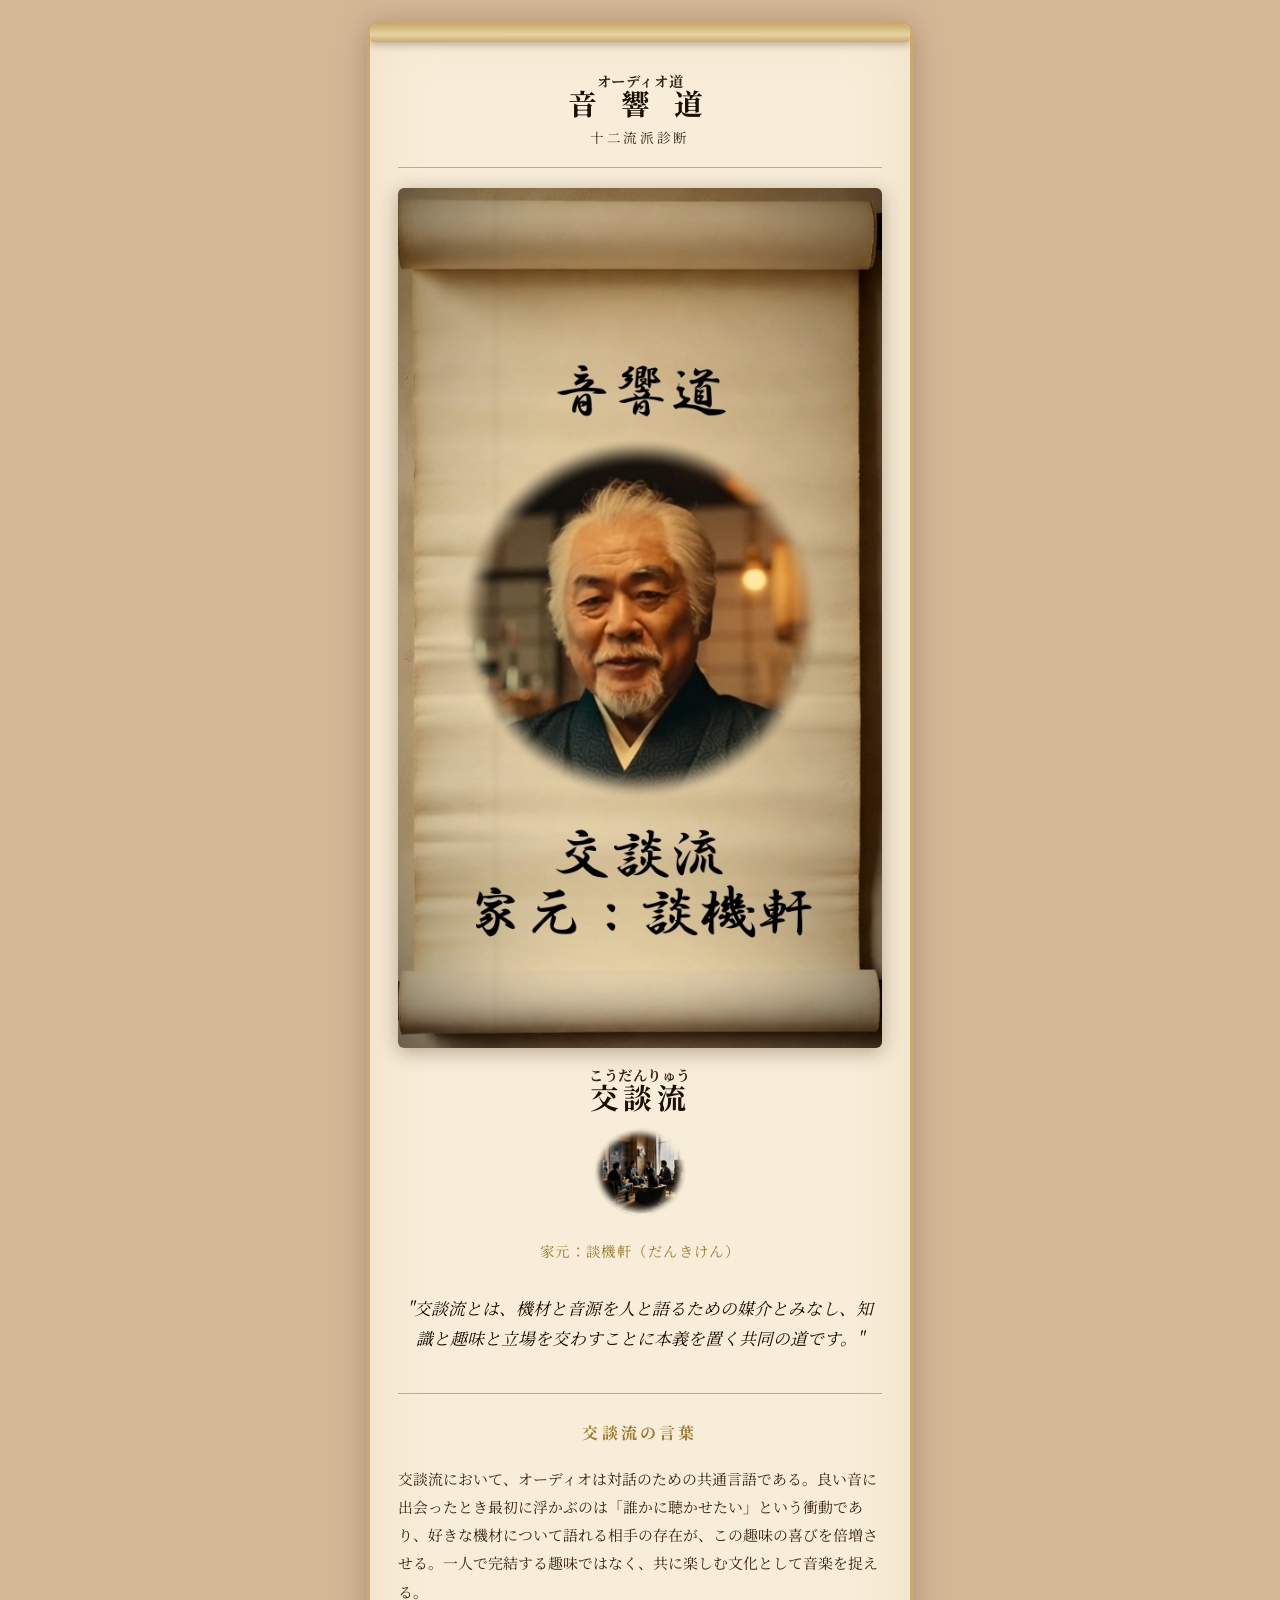
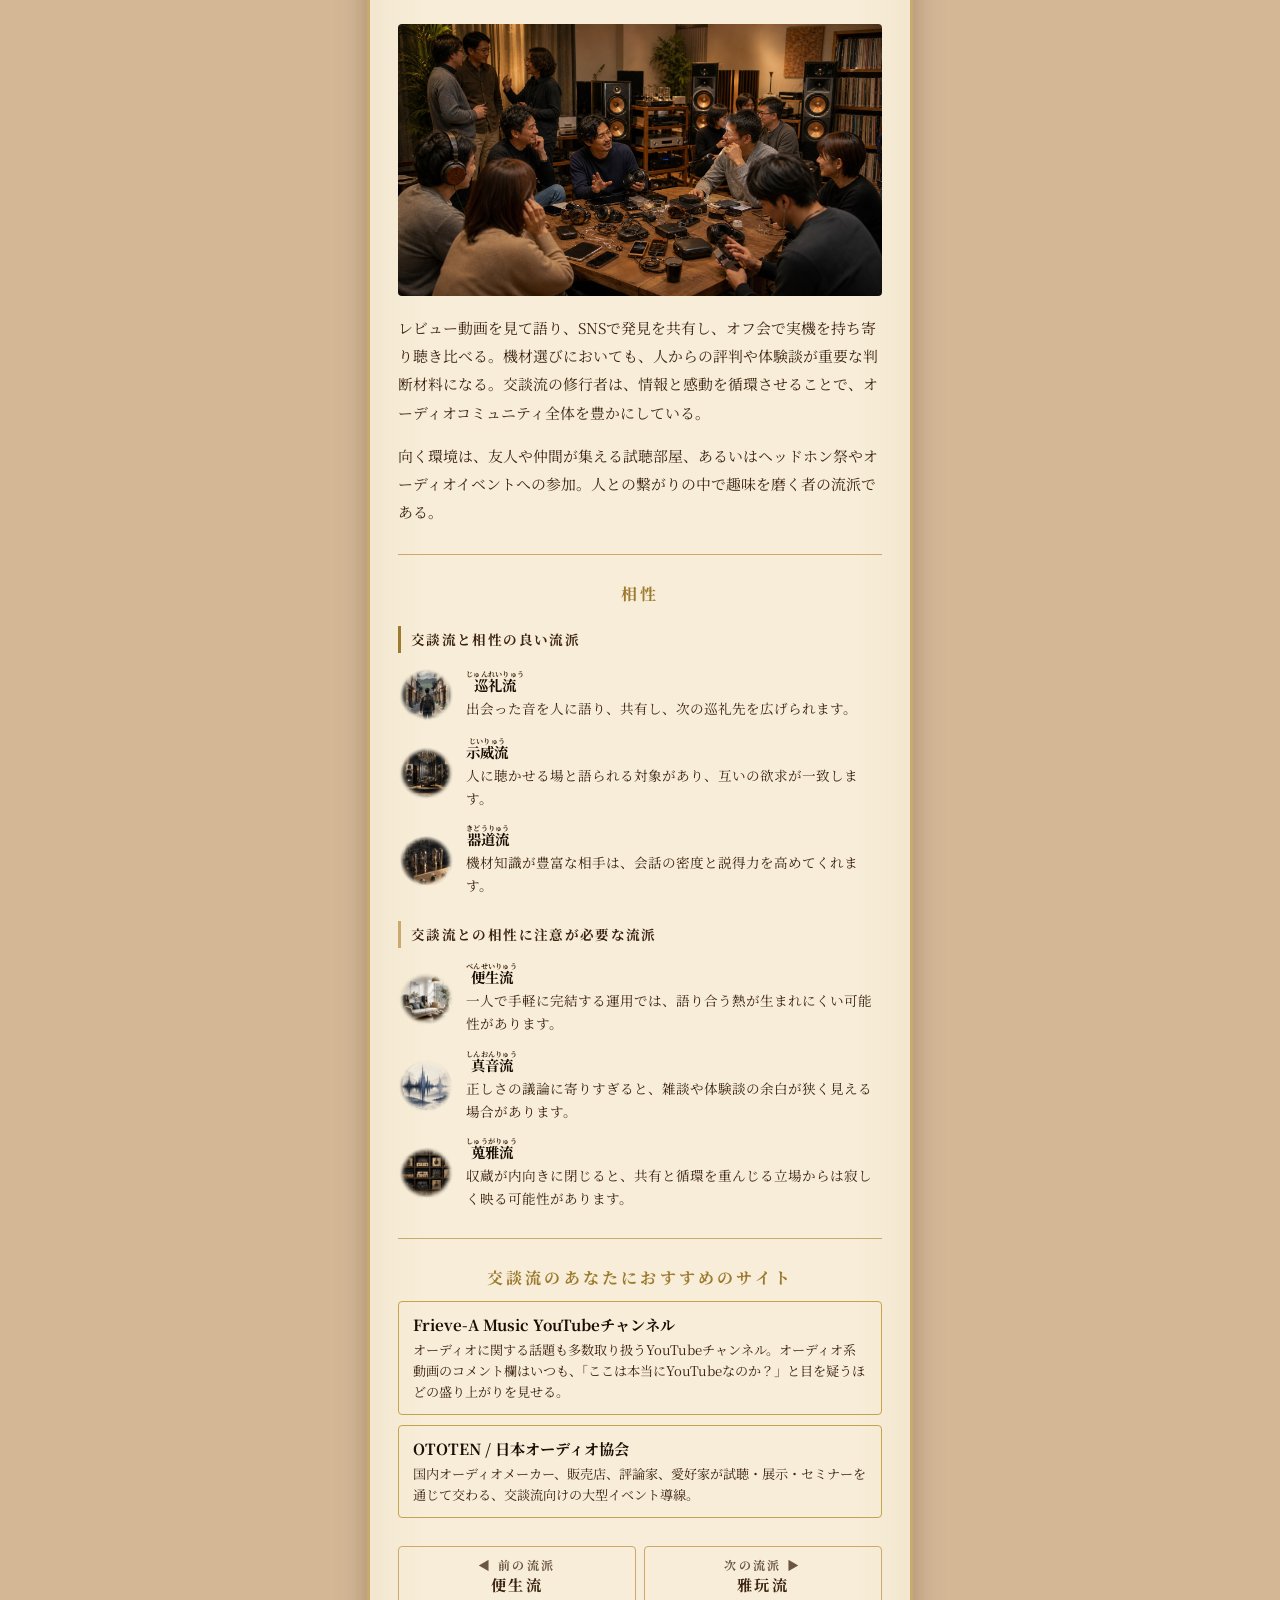
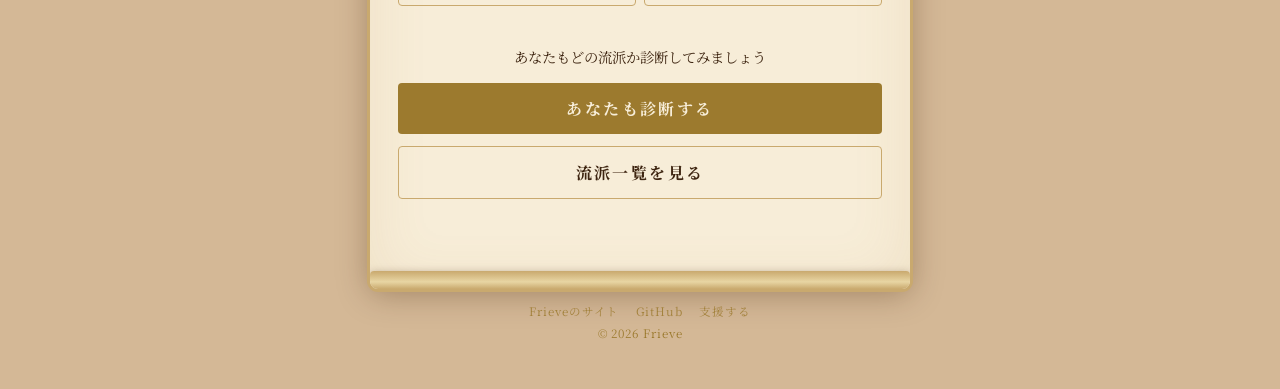
<file: result/kodan.html>
﻿<!DOCTYPE html>
<html lang="ja">
<head>
  <!-- Google tag (gtag.js) -->
  <script async src="https://www.googletagmanager.com/gtag/js?id=G-35TD880N55"></script>
  <script>
    window.dataLayer = window.dataLayer || [];
    function gtag(){dataLayer.push(arguments);}
    if (location.hostname === 'localhost' || location.hostname === '127.0.0.1') gtag = function(){};
    gtag('js', new Date());

    gtag('config', 'G-35TD880N55');
  </script>
  <meta charset="UTF-8">
  <meta name="viewport" content="width=device-width, initial-scale=1.0">
  <title>音響道 ─ 交談流（こうだんりゅう）</title>
  <meta name="description" content="交談流とは、機材と音源を人と語るための媒介とみなし、知識と趣味と立場を交わすことに本義を置く共同の道です。">
  <meta property="og:title" content="音響道 ─ 交談流">
  <meta property="og:description" content="交談流とは、機材と音源を人と語るための媒介とみなし、知識と趣味と立場を交わすことに本義を置く共同の道です。">
  <meta property="og:image" content="https://frieve-a.github.io/the-way-of-audio/assets/images/ogp/kodan.png">
  <meta property="og:url" content="https://frieve-a.github.io/the-way-of-audio/result/kodan.html">
  <meta name="twitter:card" content="summary_large_image">
  <link rel="canonical" href="https://frieve-a.github.io/the-way-of-audio/result/kodan.html">
  <link rel="manifest" href="../manifest.json">
  <meta name="theme-color" content="#9c7a2e">
  <link rel="icon" type="image/x-icon" href="../assets/images/icons/favicon.ico">
  <link rel="icon" type="image/png" sizes="32x32" href="../assets/images/icons/favicon-32x32.png">
  <link rel="icon" type="image/png" sizes="16x16" href="../assets/images/icons/favicon-16x16.png">
  <link rel="apple-touch-icon" sizes="180x180" href="../assets/images/icons/apple-touch-icon.png">
  <link rel="stylesheet" href="../css/style.css">
</head>
<body data-school-id="kodan">
<div class="scroll">
  <div class="scroll-body">

    <header class="result-site-header">
      <a href="../index.html" class="result-site-header__link">
        <ruby>音 響 道<rt>オーディオ道</rt></ruby>
      </a>
      <p class="result-site-header__sub">十二流派診断</p>
    </header>

    <!-- グラフセクション（パラムなしは非表示） -->
    <section id="chart-section" class="hidden">
      <p class="section-title" data-i18n="result_title"></p>
      <div id="reliability-notice" class="reliability-notice hidden"></div>
      <div class="bar-chart-wrapper">
        <div id="bar-chart" class="bar-chart"></div>
        <div id="bar-x-labels" class="bar-chart__x-labels"></div>
      </div>
    </section>

    <!-- 主副潜在流派（パラムあり時のみ） -->
    <section id="rank-summary" class="rank-summary hidden">
      <div id="main-school" class="rank-summary__item"></div>
      <div id="sub-school" class="rank-summary__item"></div>
      <div id="latent-school" class="rank-summary__item"></div>
    </section>

    <hr id="hr-top" class="divider">

    <!-- 掛け軸・流派情報（常時表示） -->
    <section id="school-section">
      <img class="school-scroll-img" src="../assets/images/schools/kodanryu.jpg" alt="交談流">
      <h1 class="school-name-heading"><ruby>交談流<rt>こうだんりゅう</rt></ruby></h1>
      <img class="school-icon" src="../assets/images/schools/kodan.png" alt="交談流">
      <p class="school-iemoto">家元：談機軒（だんきけん）</p>
      <p class="school-tagline">"交談流とは、機材と音源を人と語るための媒介とみなし、知識と趣味と立場を交わすことに本義を置く共同の道です。"</p>
    </section>

    <hr class="divider">

    <!-- 長文説明（常時表示・SEO） -->
    <section class="school-description">
      <h2 class="section-title">交談流の言葉</h2>
      <p>交談流において、オーディオは対話のための共通言語である。良い音に出会ったとき最初に浮かぶのは「誰かに聴かせたい」という衝動であり、好きな機材について語れる相手の存在が、この趣味の喜びを倍増させる。一人で完結する趣味ではなく、共に楽しむ文化として音楽を捉える。</p>
      <img class="school-description-image" src="../assets/images/schools/kodan.jpg" alt="交談流">
      <p>レビュー動画を見て語り、SNSで発見を共有し、オフ会で実機を持ち寄り聴き比べる。機材選びにおいても、人からの評判や体験談が重要な判断材料になる。交談流の修行者は、情報と感動を循環させることで、オーディオコミュニティ全体を豊かにしている。</p>
      <p>向く環境は、友人や仲間が集える試聴部屋、あるいはヘッドホン祭やオーディオイベントへの参加。人との繋がりの中で趣味を磨く者の流派である。</p>
    </section>

    <hr class="divider">

    <!-- 相性 -->
    <section class="school-affinity">
      <h2 class="section-title">相性</h2>

      <div class="affinity-group">
        <h3 class="affinity-group__title affinity-group__title--good">交談流と相性の良い流派</h3>
        <ul class="affinity-list">
          <li class="affinity-item">
            <a href="junrei.html" class="affinity-icon-link">
              <img src="../assets/images/schools/junrei.png" alt="巡礼流" class="affinity-school-icon">
            </a>
            <a href="junrei.html" class="affinity-school-link">
              <ruby>巡礼流<rt>じゅんれいりゅう</rt></ruby>
            </a>
            <p class="affinity-desc">出会った音を人に語り、共有し、次の巡礼先を広げられます。</p>
          </li>
          <li class="affinity-item">
            <a href="jii.html" class="affinity-icon-link">
              <img src="../assets/images/schools/jii.png" alt="示威流" class="affinity-school-icon">
            </a>
            <a href="jii.html" class="affinity-school-link">
              <ruby>示威流<rt>じいりゅう</rt></ruby>
            </a>
            <p class="affinity-desc">人に聴かせる場と語られる対象があり、互いの欲求が一致します。</p>
          </li>
          <li class="affinity-item">
            <a href="kido.html" class="affinity-icon-link">
              <img src="../assets/images/schools/kido.png" alt="器道流" class="affinity-school-icon">
            </a>
            <a href="kido.html" class="affinity-school-link">
              <ruby>器道流<rt>きどうりゅう</rt></ruby>
            </a>
            <p class="affinity-desc">機材知識が豊富な相手は、会話の密度と説得力を高めてくれます。</p>
          </li>
        </ul>
      </div>

      <div class="affinity-group">
        <h3 class="affinity-group__title affinity-group__title--caution">交談流との相性に注意が必要な流派</h3>
        <ul class="affinity-list">
          <li class="affinity-item">
            <a href="bensei.html" class="affinity-icon-link">
              <img src="../assets/images/schools/bensei.png" alt="便生流" class="affinity-school-icon">
            </a>
            <a href="bensei.html" class="affinity-school-link">
              <ruby>便生流<rt>べんせいりゅう</rt></ruby>
            </a>
            <p class="affinity-desc">一人で手軽に完結する運用では、語り合う熱が生まれにくい可能性があります。</p>
          </li>
          <li class="affinity-item">
            <a href="shinon.html" class="affinity-icon-link">
              <img src="../assets/images/schools/shinon.png" alt="真音流" class="affinity-school-icon">
            </a>
            <a href="shinon.html" class="affinity-school-link">
              <ruby>真音流<rt>しんおんりゅう</rt></ruby>
            </a>
            <p class="affinity-desc">正しさの議論に寄りすぎると、雑談や体験談の余白が狭く見える場合があります。</p>
          </li>
          <li class="affinity-item">
            <a href="shuga.html" class="affinity-icon-link">
              <img src="../assets/images/schools/shuga.png" alt="蒐雅流" class="affinity-school-icon">
            </a>
            <a href="shuga.html" class="affinity-school-link">
              <ruby>蒐雅流<rt>しゅうがりゅう</rt></ruby>
            </a>
            <p class="affinity-desc">収蔵が内向きに閉じると、共有と循環を重んじる立場からは寂しく映る可能性があります。</p>
          </li>
        </ul>
      </div>
    </section>

    <hr id="hr-before-ranking" class="divider">

    <!-- ランキング表（パラムあり時のみ） -->
    <section id="ranking-section" class="hidden">
      <p class="section-title" data-i18n="result_ranking"></p>
      <table id="ranking-table" class="ranking-table"></table>
    </section>

    <!-- シェア・再診断 -->
    <section id="actions-section" class="actions">
      <a id="btn-share-x" href="#" target="_blank" rel="noopener" class="btn btn--gold" data-i18n="result_share_x"></a>
      <a id="btn-share-fb" href="#" target="_blank" rel="noopener" class="btn btn--gold" data-i18n="result_share_fb"></a>
      <button id="btn-copy-url" class="btn btn--gold" data-i18n="result_share_copy"></button>
      <a href="../index.html?start=1" class="btn btn--secondary" data-i18n="result_retry"></a>
      <a href="../schools.html" class="btn btn--secondary" data-i18n="nav_schools"></a>
    </section>

    <!-- CTA直接閲覧時 -->
    <section id="cta-section" class="cta-section hidden">
      <p data-i18n="result_no_data"></p>
      <a href="../index.html?start=1" class="btn btn--gold" data-i18n="result_cta_quiz"></a>
      <a href="../schools.html" class="btn btn--secondary" data-i18n="nav_schools"></a>
    </section>

  </div>
</div>

<script type="module" src="../js/result.js"></script>
<footer class="site-footer"></footer>
</body>
</html>
</file>
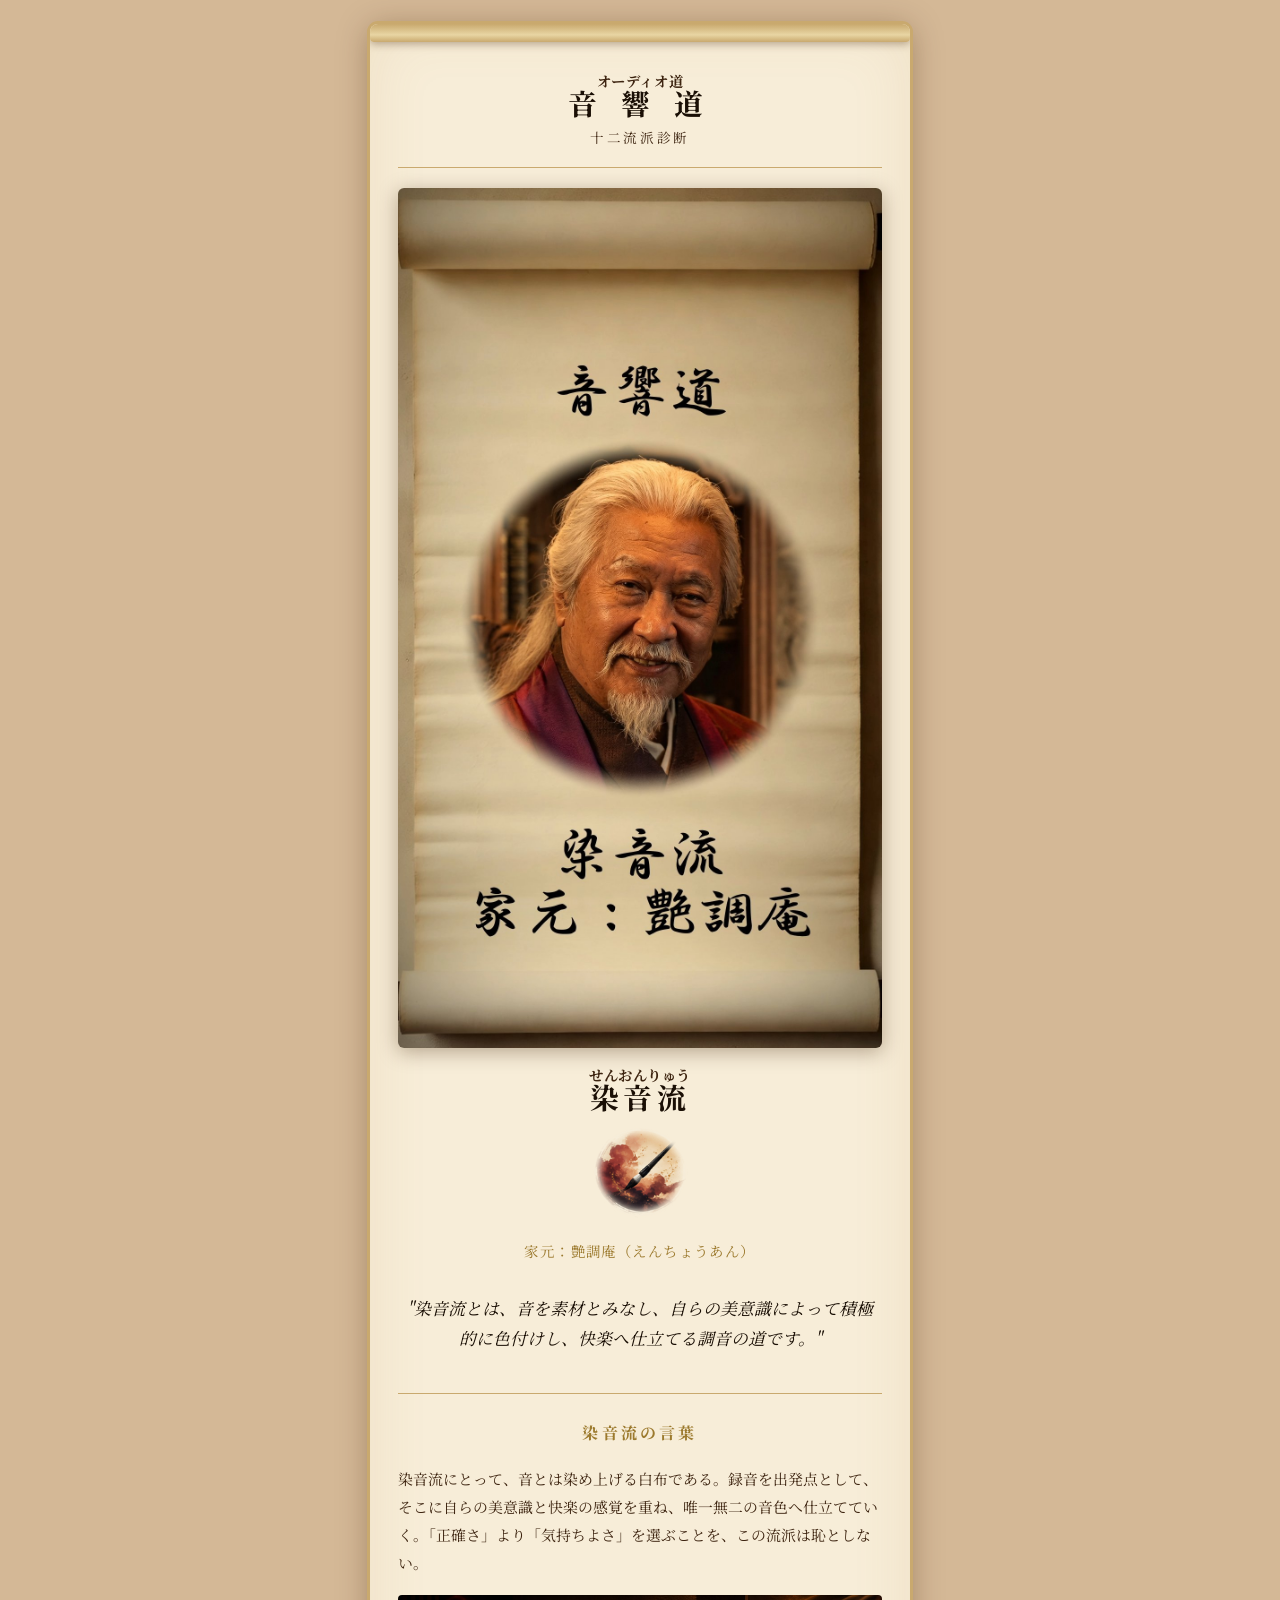
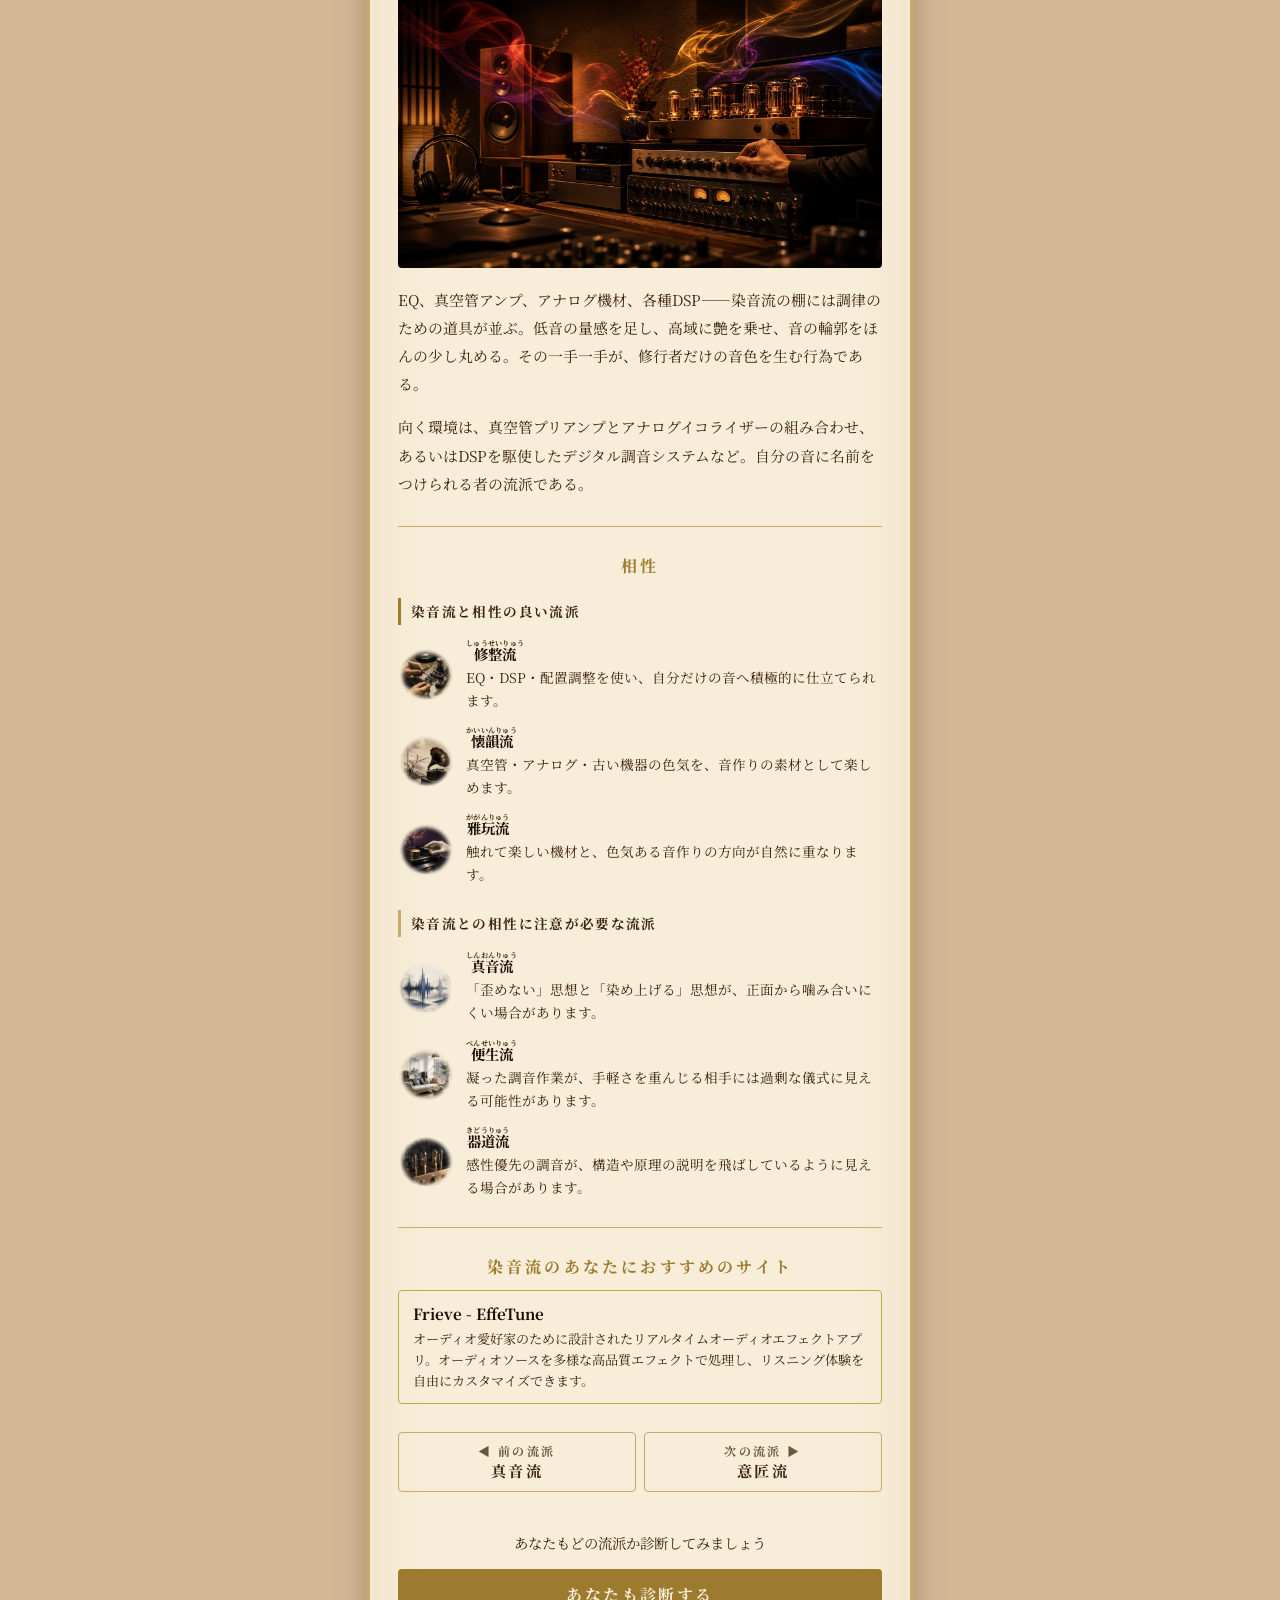
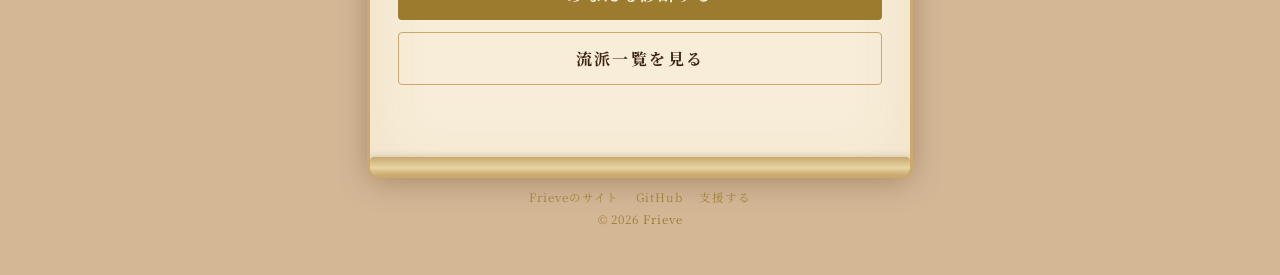
<file: result/senon.html>
﻿<!DOCTYPE html>
<html lang="ja">
<head>
  <!-- Google tag (gtag.js) -->
  <script async src="https://www.googletagmanager.com/gtag/js?id=G-35TD880N55"></script>
  <script>
    window.dataLayer = window.dataLayer || [];
    function gtag(){dataLayer.push(arguments);}
    if (location.hostname === 'localhost' || location.hostname === '127.0.0.1') gtag = function(){};
    gtag('js', new Date());

    gtag('config', 'G-35TD880N55');
  </script>
  <meta charset="UTF-8">
  <meta name="viewport" content="width=device-width, initial-scale=1.0">
  <title>音響道 ─ 染音流（せんおんりゅう）</title>
  <meta name="description" content="染音流とは、音を素材とみなし、自らの美意識によって積極的に色付けし、快楽へ仕立てる調音の道です。">
  <meta property="og:title" content="音響道 ─ 染音流">
  <meta property="og:description" content="染音流とは、音を素材とみなし、自らの美意識によって積極的に色付けし、快楽へ仕立てる調音の道です。">
  <meta property="og:image" content="https://frieve-a.github.io/the-way-of-audio/assets/images/ogp/senon.png">
  <meta property="og:url" content="https://frieve-a.github.io/the-way-of-audio/result/senon.html">
  <meta name="twitter:card" content="summary_large_image">
  <link rel="canonical" href="https://frieve-a.github.io/the-way-of-audio/result/senon.html">
  <link rel="manifest" href="../manifest.json">
  <meta name="theme-color" content="#9c7a2e">
  <link rel="icon" type="image/x-icon" href="../assets/images/icons/favicon.ico">
  <link rel="icon" type="image/png" sizes="32x32" href="../assets/images/icons/favicon-32x32.png">
  <link rel="icon" type="image/png" sizes="16x16" href="../assets/images/icons/favicon-16x16.png">
  <link rel="apple-touch-icon" sizes="180x180" href="../assets/images/icons/apple-touch-icon.png">
  <link rel="stylesheet" href="../css/style.css">
</head>
<body data-school-id="senon">
<div class="scroll">
  <div class="scroll-body">

    <header class="result-site-header">
      <a href="../index.html" class="result-site-header__link">
        <ruby>音 響 道<rt>オーディオ道</rt></ruby>
      </a>
      <p class="result-site-header__sub">十二流派診断</p>
    </header>

    <!-- グラフセクション（パラムなしは非表示） -->
    <section id="chart-section" class="hidden">
      <p class="section-title" data-i18n="result_title"></p>
      <div id="reliability-notice" class="reliability-notice hidden"></div>
      <div class="bar-chart-wrapper">
        <div id="bar-chart" class="bar-chart"></div>
        <div id="bar-x-labels" class="bar-chart__x-labels"></div>
      </div>
    </section>

    <!-- 主副潜在流派（パラムあり時のみ） -->
    <section id="rank-summary" class="rank-summary hidden">
      <div id="main-school" class="rank-summary__item"></div>
      <div id="sub-school" class="rank-summary__item"></div>
      <div id="latent-school" class="rank-summary__item"></div>
    </section>

    <hr id="hr-top" class="divider">

    <!-- 掛け軸・流派情報（常時表示） -->
    <section id="school-section">
      <img class="school-scroll-img" src="../assets/images/schools/senonryu.jpg" alt="染音流">
      <h1 class="school-name-heading"><ruby>染音流<rt>せんおんりゅう</rt></ruby></h1>
      <img class="school-icon" src="../assets/images/schools/senon.png" alt="染音流">
      <p class="school-iemoto">家元：艶調庵（えんちょうあん）</p>
      <p class="school-tagline">"染音流とは、音を素材とみなし、自らの美意識によって積極的に色付けし、快楽へ仕立てる調音の道です。"</p>
    </section>

    <hr class="divider">

    <!-- 長文説明（常時表示・SEO） -->
    <section class="school-description">
      <h2 class="section-title">染音流の言葉</h2>
      <p>染音流にとって、音とは染め上げる白布である。録音を出発点として、そこに自らの美意識と快楽の感覚を重ね、唯一無二の音色へ仕立てていく。「正確さ」より「気持ちよさ」を選ぶことを、この流派は恥としない。</p>
      <img class="school-description-image" src="../assets/images/schools/senon.jpg" alt="染音流">
      <p>EQ、真空管アンプ、アナログ機材、各種DSP——染音流の棚には調律のための道具が並ぶ。低音の量感を足し、高域に艶を乗せ、音の輪郭をほんの少し丸める。その一手一手が、修行者だけの音色を生む行為である。</p>
      <p>向く環境は、真空管プリアンプとアナログイコライザーの組み合わせ、あるいはDSPを駆使したデジタル調音システムなど。自分の音に名前をつけられる者の流派である。</p>
    </section>

    <hr class="divider">

    <!-- 相性 -->
    <section class="school-affinity">
      <h2 class="section-title">相性</h2>

      <div class="affinity-group">
        <h3 class="affinity-group__title affinity-group__title--good">染音流と相性の良い流派</h3>
        <ul class="affinity-list">
          <li class="affinity-item">
            <a href="shusei.html" class="affinity-icon-link">
              <img src="../assets/images/schools/shusei.png" alt="修整流" class="affinity-school-icon">
            </a>
            <a href="shusei.html" class="affinity-school-link">
              <ruby>修整流<rt>しゅうせいりゅう</rt></ruby>
            </a>
            <p class="affinity-desc">EQ・DSP・配置調整を使い、自分だけの音へ積極的に仕立てられます。</p>
          </li>
          <li class="affinity-item">
            <a href="kaiin.html" class="affinity-icon-link">
              <img src="../assets/images/schools/kaiin.png" alt="懐韻流" class="affinity-school-icon">
            </a>
            <a href="kaiin.html" class="affinity-school-link">
              <ruby>懐韻流<rt>かいいんりゅう</rt></ruby>
            </a>
            <p class="affinity-desc">真空管・アナログ・古い機器の色気を、音作りの素材として楽しめます。</p>
          </li>
          <li class="affinity-item">
            <a href="gagan.html" class="affinity-icon-link">
              <img src="../assets/images/schools/gagan.png" alt="雅玩流" class="affinity-school-icon">
            </a>
            <a href="gagan.html" class="affinity-school-link">
              <ruby>雅玩流<rt>ががんりゅう</rt></ruby>
            </a>
            <p class="affinity-desc">触れて楽しい機材と、色気ある音作りの方向が自然に重なります。</p>
          </li>
        </ul>
      </div>

      <div class="affinity-group">
        <h3 class="affinity-group__title affinity-group__title--caution">染音流との相性に注意が必要な流派</h3>
        <ul class="affinity-list">
          <li class="affinity-item">
            <a href="shinon.html" class="affinity-icon-link">
              <img src="../assets/images/schools/shinon.png" alt="真音流" class="affinity-school-icon">
            </a>
            <a href="shinon.html" class="affinity-school-link">
              <ruby>真音流<rt>しんおんりゅう</rt></ruby>
            </a>
            <p class="affinity-desc">「歪めない」思想と「染め上げる」思想が、正面から噛み合いにくい場合があります。</p>
          </li>
          <li class="affinity-item">
            <a href="bensei.html" class="affinity-icon-link">
              <img src="../assets/images/schools/bensei.png" alt="便生流" class="affinity-school-icon">
            </a>
            <a href="bensei.html" class="affinity-school-link">
              <ruby>便生流<rt>べんせいりゅう</rt></ruby>
            </a>
            <p class="affinity-desc">凝った調音作業が、手軽さを重んじる相手には過剰な儀式に見える可能性があります。</p>
          </li>
          <li class="affinity-item">
            <a href="kido.html" class="affinity-icon-link">
              <img src="../assets/images/schools/kido.png" alt="器道流" class="affinity-school-icon">
            </a>
            <a href="kido.html" class="affinity-school-link">
              <ruby>器道流<rt>きどうりゅう</rt></ruby>
            </a>
            <p class="affinity-desc">感性優先の調音が、構造や原理の説明を飛ばしているように見える場合があります。</p>
          </li>
        </ul>
      </div>
    </section>

    <hr id="hr-before-ranking" class="divider">

    <!-- ランキング表（パラムあり時のみ） -->
    <section id="ranking-section" class="hidden">
      <p class="section-title" data-i18n="result_ranking"></p>
      <table id="ranking-table" class="ranking-table"></table>
    </section>

    <!-- シェア・再診断 -->
    <section id="actions-section" class="actions">
      <a id="btn-share-x" href="#" target="_blank" rel="noopener" class="btn btn--gold" data-i18n="result_share_x"></a>
      <a id="btn-share-fb" href="#" target="_blank" rel="noopener" class="btn btn--gold" data-i18n="result_share_fb"></a>
      <button id="btn-copy-url" class="btn btn--gold" data-i18n="result_share_copy"></button>
      <a href="../index.html?start=1" class="btn btn--secondary" data-i18n="result_retry"></a>
      <a href="../schools.html" class="btn btn--secondary" data-i18n="nav_schools"></a>
    </section>

    <!-- CTA直接閲覧時 -->
    <section id="cta-section" class="cta-section hidden">
      <p data-i18n="result_no_data"></p>
      <a href="../index.html?start=1" class="btn btn--gold" data-i18n="result_cta_quiz"></a>
      <a href="../schools.html" class="btn btn--secondary" data-i18n="nav_schools"></a>
    </section>

  </div>
</div>

<script type="module" src="../js/result.js"></script>
<footer class="site-footer"></footer>
</body>
</html>
</file>
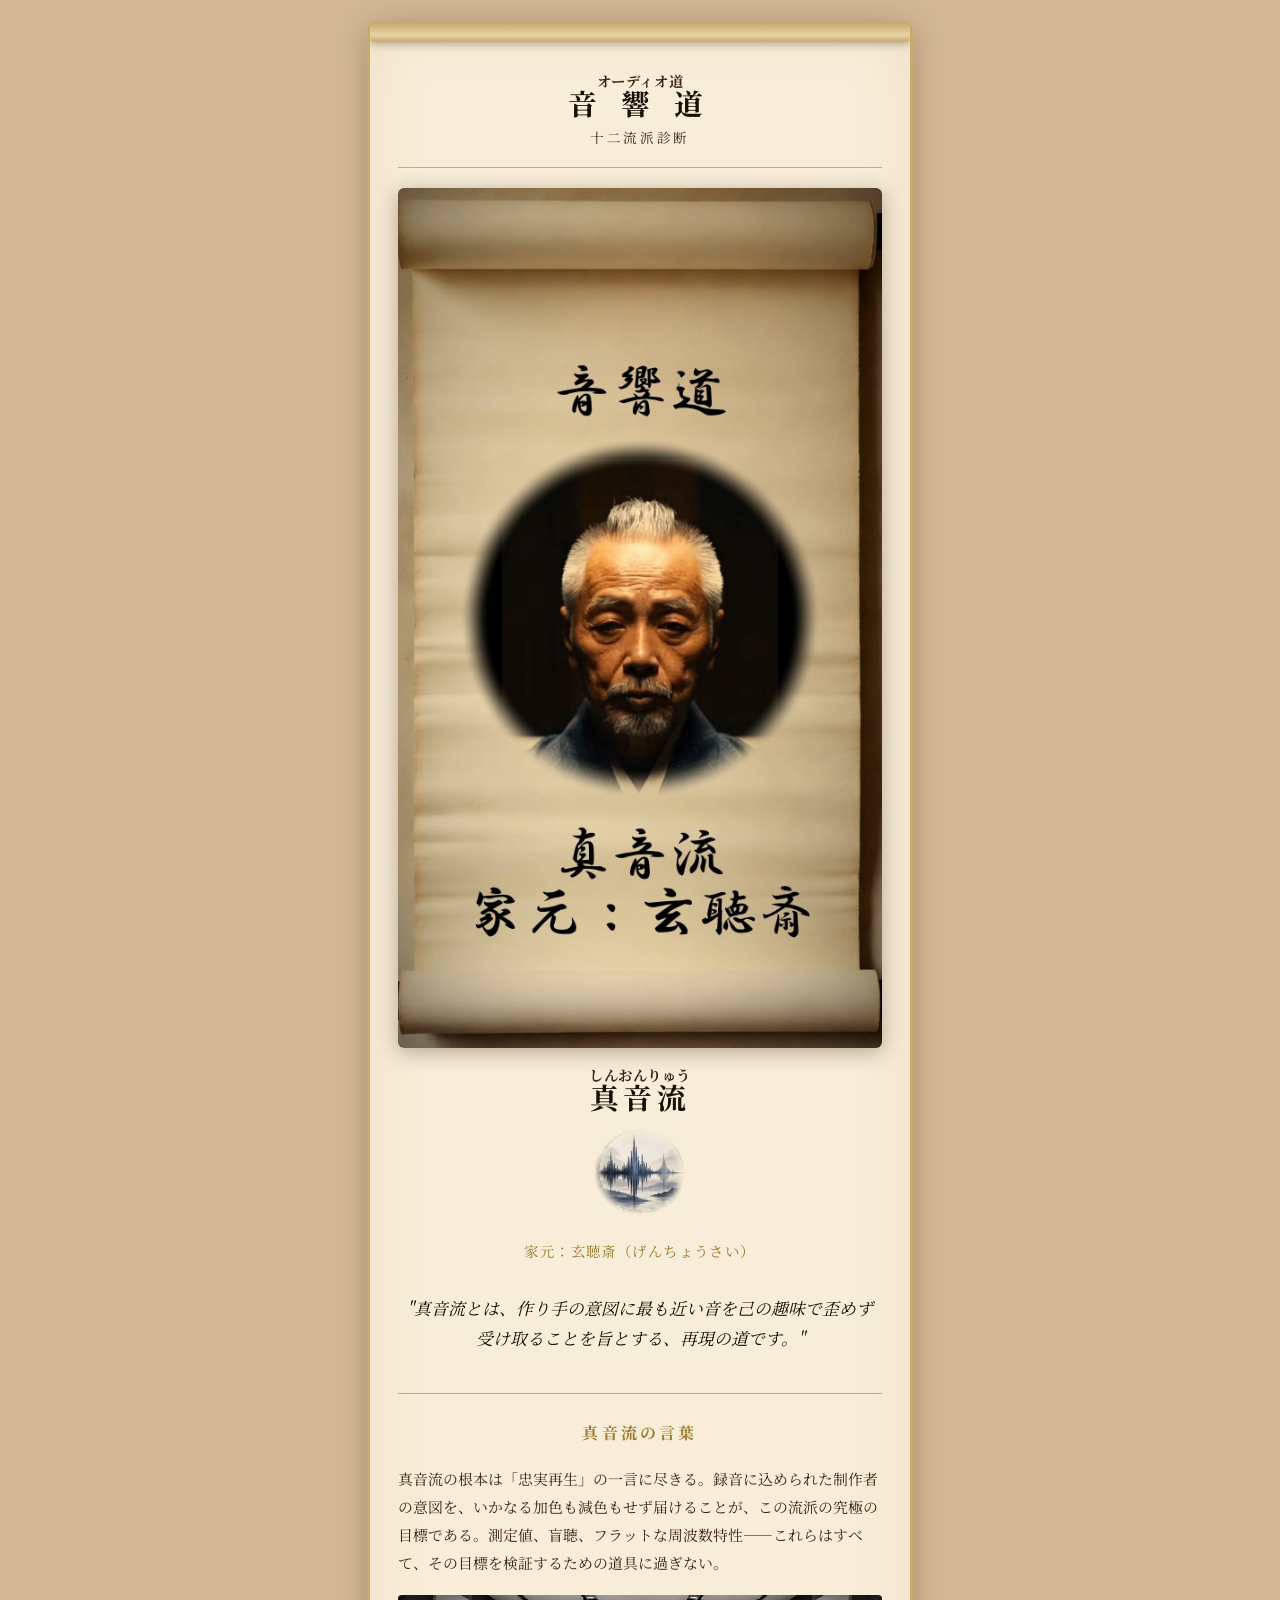
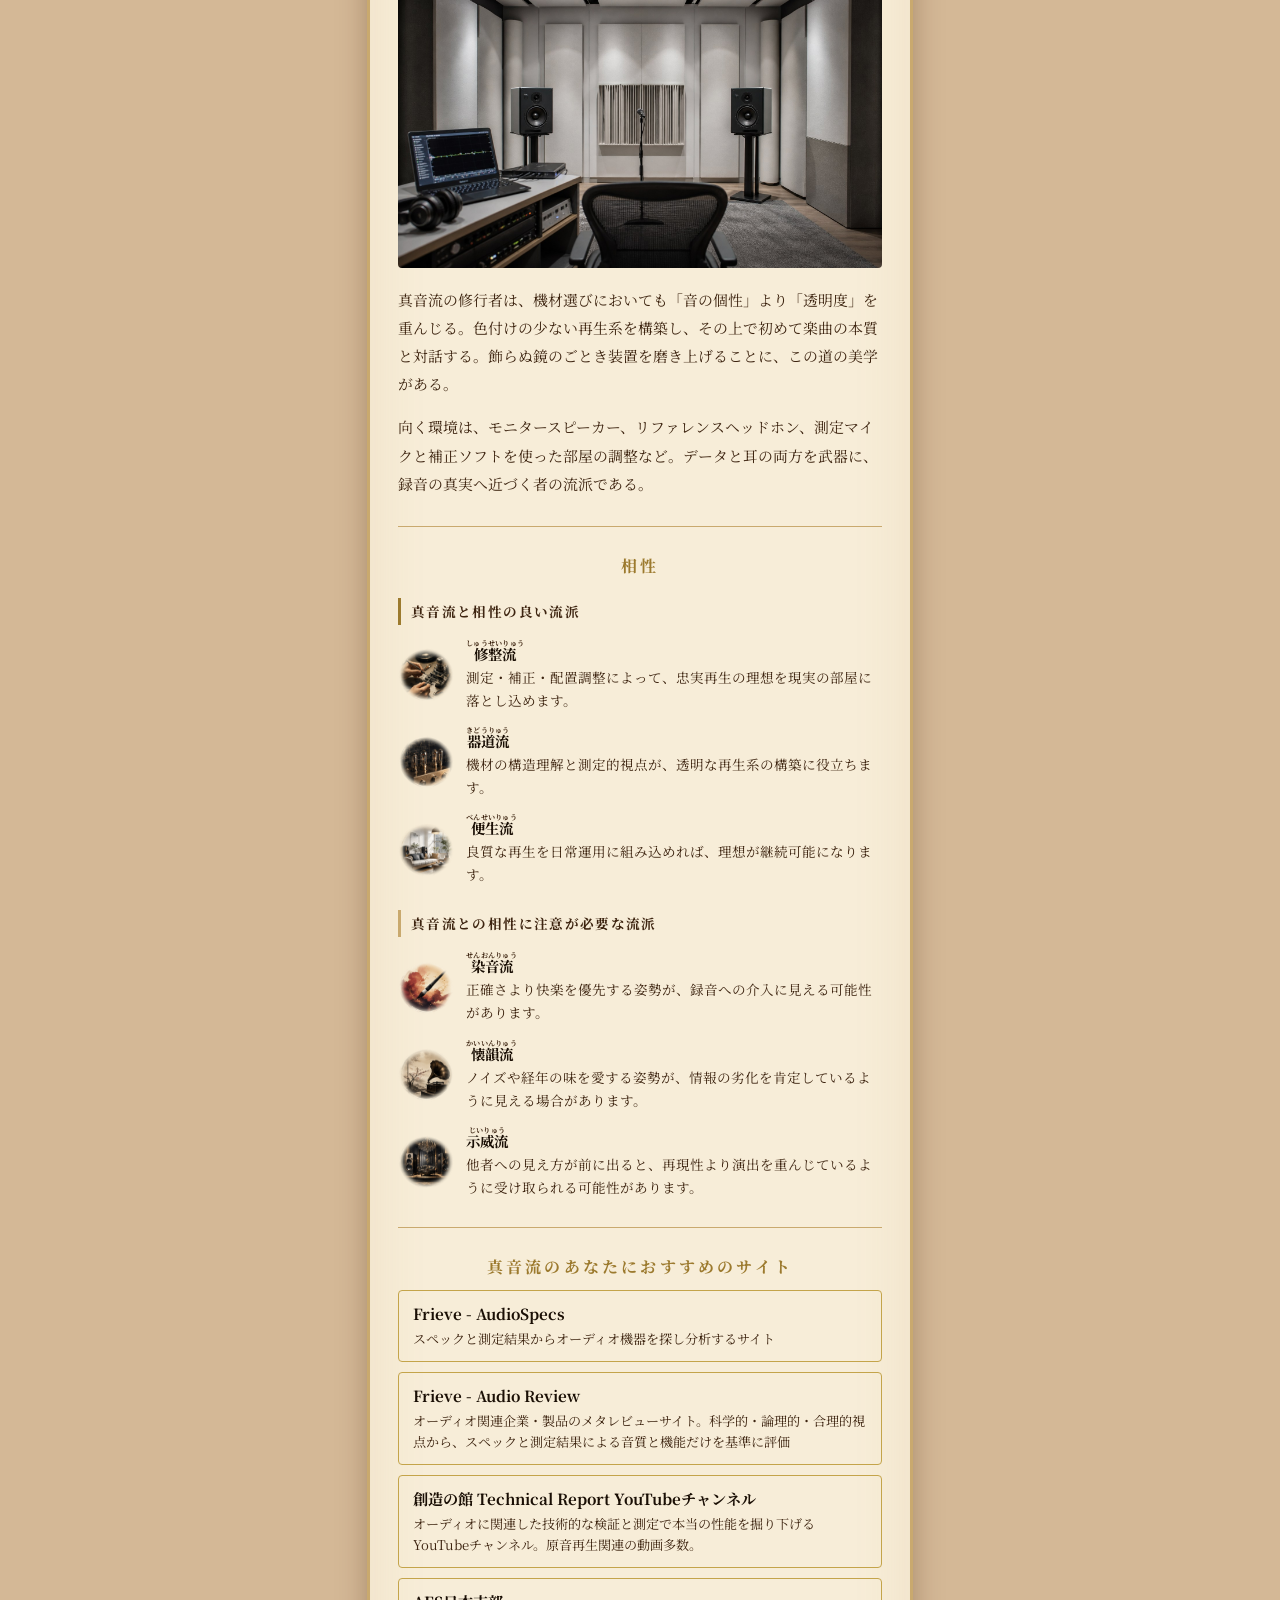
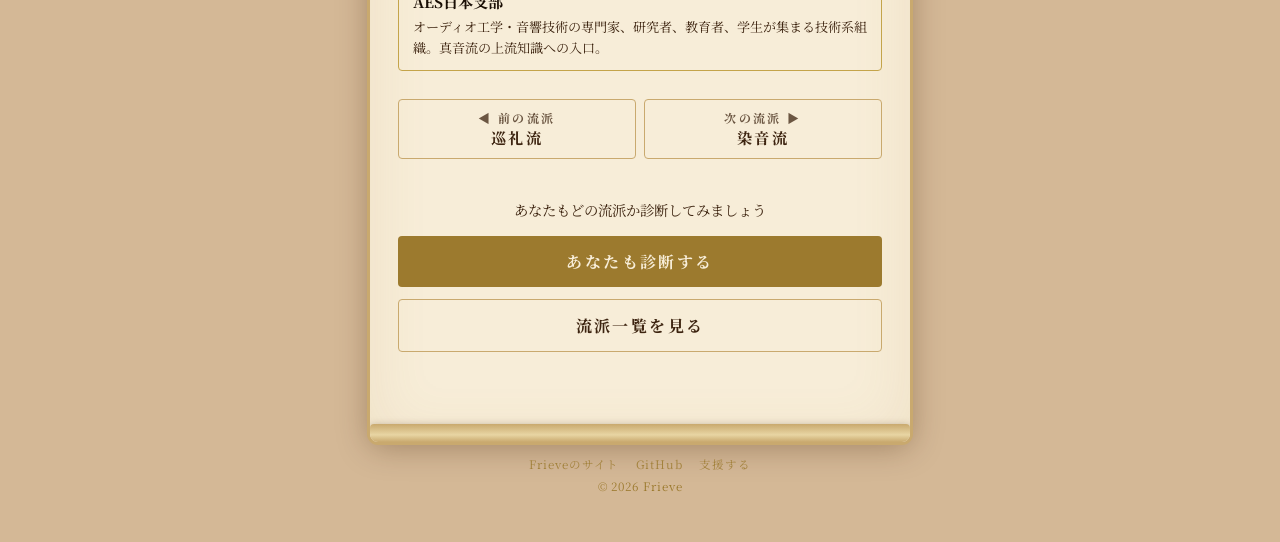
<file: result/shinon.html>
﻿<!DOCTYPE html>
<html lang="ja">
<head>
  <!-- Google tag (gtag.js) -->
  <script async src="https://www.googletagmanager.com/gtag/js?id=G-35TD880N55"></script>
  <script>
    window.dataLayer = window.dataLayer || [];
    function gtag(){dataLayer.push(arguments);}
    if (location.hostname === 'localhost' || location.hostname === '127.0.0.1') gtag = function(){};
    gtag('js', new Date());

    gtag('config', 'G-35TD880N55');
  </script>
  <meta charset="UTF-8">
  <meta name="viewport" content="width=device-width, initial-scale=1.0">
  <title>音響道 ─ 真音流（しんおんりゅう）</title>
  <meta name="description" content="真音流とは、作り手の意図に最も近い音を己の趣味で歪めず受け取ることを旨とする、再現の道です。">
  <meta property="og:title" content="音響道 ─ 真音流">
  <meta property="og:description" content="真音流とは、作り手の意図に最も近い音を己の趣味で歪めず受け取ることを旨とする、再現の道です。">
  <meta property="og:image" content="https://frieve-a.github.io/the-way-of-audio/assets/images/ogp/shinon.png">
  <meta property="og:url" content="https://frieve-a.github.io/the-way-of-audio/result/shinon.html">
  <meta name="twitter:card" content="summary_large_image">
  <link rel="canonical" href="https://frieve-a.github.io/the-way-of-audio/result/shinon.html">
  <link rel="manifest" href="../manifest.json">
  <meta name="theme-color" content="#9c7a2e">
  <link rel="icon" type="image/x-icon" href="../assets/images/icons/favicon.ico">
  <link rel="icon" type="image/png" sizes="32x32" href="../assets/images/icons/favicon-32x32.png">
  <link rel="icon" type="image/png" sizes="16x16" href="../assets/images/icons/favicon-16x16.png">
  <link rel="apple-touch-icon" sizes="180x180" href="../assets/images/icons/apple-touch-icon.png">
  <link rel="stylesheet" href="../css/style.css">
</head>
<body data-school-id="shinon">
<div class="scroll">
  <div class="scroll-body">

    <header class="result-site-header">
      <a href="../index.html" class="result-site-header__link">
        <ruby>音 響 道<rt>オーディオ道</rt></ruby>
      </a>
      <p class="result-site-header__sub">十二流派診断</p>
    </header>

    <!-- グラフセクション（パラムなしは非表示） -->
    <section id="chart-section" class="hidden">
      <p class="section-title" data-i18n="result_title"></p>
      <div id="reliability-notice" class="reliability-notice hidden"></div>
      <div class="bar-chart-wrapper">
        <div id="bar-chart" class="bar-chart"></div>
        <div id="bar-x-labels" class="bar-chart__x-labels"></div>
      </div>
    </section>

    <!-- 主副潜在流派（パラムあり時のみ） -->
    <section id="rank-summary" class="rank-summary hidden">
      <div id="main-school" class="rank-summary__item"></div>
      <div id="sub-school" class="rank-summary__item"></div>
      <div id="latent-school" class="rank-summary__item"></div>
    </section>

    <hr id="hr-top" class="divider">

    <!-- 掛け軸・流派情報（常時表示） -->
    <section id="school-section">
      <img class="school-scroll-img" src="../assets/images/schools/shinonryu.jpg" alt="真音流">
      <h1 class="school-name-heading"><ruby>真音流<rt>しんおんりゅう</rt></ruby></h1>
      <img class="school-icon" src="../assets/images/schools/shinon.png" alt="真音流">
      <p class="school-iemoto">家元：玄聴斎（げんちょうさい）</p>
      <p class="school-tagline">"真音流とは、作り手の意図に最も近い音を己の趣味で歪めず受け取ることを旨とする、再現の道です。"</p>
    </section>

    <hr class="divider">

    <!-- 長文説明（常時表示・SEO） -->
    <section class="school-description">
      <h2 class="section-title">真音流の言葉</h2>
      <p>真音流の根本は「忠実再生」の一言に尽きる。録音に込められた制作者の意図を、いかなる加色も減色もせず届けることが、この流派の究極の目標である。測定値、盲聴、フラットな周波数特性——これらはすべて、その目標を検証するための道具に過ぎない。</p>
      <img class="school-description-image" src="../assets/images/schools/shinon.jpg" alt="真音流">
      <p>真音流の修行者は、機材選びにおいても「音の個性」より「透明度」を重んじる。色付けの少ない再生系を構築し、その上で初めて楽曲の本質と対話する。飾らぬ鏡のごとき装置を磨き上げることに、この道の美学がある。</p>
      <p>向く環境は、モニタースピーカー、リファレンスヘッドホン、測定マイクと補正ソフトを使った部屋の調整など。データと耳の両方を武器に、録音の真実へ近づく者の流派である。</p>
    </section>

    <hr class="divider">

    <!-- 相性 -->
    <section class="school-affinity">
      <h2 class="section-title">相性</h2>

      <div class="affinity-group">
        <h3 class="affinity-group__title affinity-group__title--good">真音流と相性の良い流派</h3>
        <ul class="affinity-list">
          <li class="affinity-item">
            <a href="shusei.html" class="affinity-icon-link">
              <img src="../assets/images/schools/shusei.png" alt="修整流" class="affinity-school-icon">
            </a>
            <a href="shusei.html" class="affinity-school-link">
              <ruby>修整流<rt>しゅうせいりゅう</rt></ruby>
            </a>
            <p class="affinity-desc">測定・補正・配置調整によって、忠実再生の理想を現実の部屋に落とし込めます。</p>
          </li>
          <li class="affinity-item">
            <a href="kido.html" class="affinity-icon-link">
              <img src="../assets/images/schools/kido.png" alt="器道流" class="affinity-school-icon">
            </a>
            <a href="kido.html" class="affinity-school-link">
              <ruby>器道流<rt>きどうりゅう</rt></ruby>
            </a>
            <p class="affinity-desc">機材の構造理解と測定的視点が、透明な再生系の構築に役立ちます。</p>
          </li>
          <li class="affinity-item">
            <a href="bensei.html" class="affinity-icon-link">
              <img src="../assets/images/schools/bensei.png" alt="便生流" class="affinity-school-icon">
            </a>
            <a href="bensei.html" class="affinity-school-link">
              <ruby>便生流<rt>べんせいりゅう</rt></ruby>
            </a>
            <p class="affinity-desc">良質な再生を日常運用に組み込めれば、理想が継続可能になります。</p>
          </li>
        </ul>
      </div>

      <div class="affinity-group">
        <h3 class="affinity-group__title affinity-group__title--caution">真音流との相性に注意が必要な流派</h3>
        <ul class="affinity-list">
          <li class="affinity-item">
            <a href="senon.html" class="affinity-icon-link">
              <img src="../assets/images/schools/senon.png" alt="染音流" class="affinity-school-icon">
            </a>
            <a href="senon.html" class="affinity-school-link">
              <ruby>染音流<rt>せんおんりゅう</rt></ruby>
            </a>
            <p class="affinity-desc">正確さより快楽を優先する姿勢が、録音への介入に見える可能性があります。</p>
          </li>
          <li class="affinity-item">
            <a href="kaiin.html" class="affinity-icon-link">
              <img src="../assets/images/schools/kaiin.png" alt="懐韻流" class="affinity-school-icon">
            </a>
            <a href="kaiin.html" class="affinity-school-link">
              <ruby>懐韻流<rt>かいいんりゅう</rt></ruby>
            </a>
            <p class="affinity-desc">ノイズや経年の味を愛する姿勢が、情報の劣化を肯定しているように見える場合があります。</p>
          </li>
          <li class="affinity-item">
            <a href="jii.html" class="affinity-icon-link">
              <img src="../assets/images/schools/jii.png" alt="示威流" class="affinity-school-icon">
            </a>
            <a href="jii.html" class="affinity-school-link">
              <ruby>示威流<rt>じいりゅう</rt></ruby>
            </a>
            <p class="affinity-desc">他者への見え方が前に出ると、再現性より演出を重んじているように受け取られる可能性があります。</p>
          </li>
        </ul>
      </div>
    </section>

    <hr id="hr-before-ranking" class="divider">

    <!-- ランキング表（パラムあり時のみ） -->
    <section id="ranking-section" class="hidden">
      <p class="section-title" data-i18n="result_ranking"></p>
      <table id="ranking-table" class="ranking-table"></table>
    </section>

    <!-- シェア・再診断 -->
    <section id="actions-section" class="actions">
      <a id="btn-share-x" href="#" target="_blank" rel="noopener" class="btn btn--gold" data-i18n="result_share_x"></a>
      <a id="btn-share-fb" href="#" target="_blank" rel="noopener" class="btn btn--gold" data-i18n="result_share_fb"></a>
      <button id="btn-copy-url" class="btn btn--gold" data-i18n="result_share_copy"></button>
      <a href="../index.html?start=1" class="btn btn--secondary" data-i18n="result_retry"></a>
      <a href="../schools.html" class="btn btn--secondary" data-i18n="nav_schools"></a>
    </section>

    <!-- CTA直接閲覧時 -->
    <section id="cta-section" class="cta-section hidden">
      <p data-i18n="result_no_data"></p>
      <a href="../index.html?start=1" class="btn btn--gold" data-i18n="result_cta_quiz"></a>
      <a href="../schools.html" class="btn btn--secondary" data-i18n="nav_schools"></a>
    </section>

  </div>
</div>

<script type="module" src="../js/result.js"></script>
<footer class="site-footer"></footer>
</body>
</html>
</file>
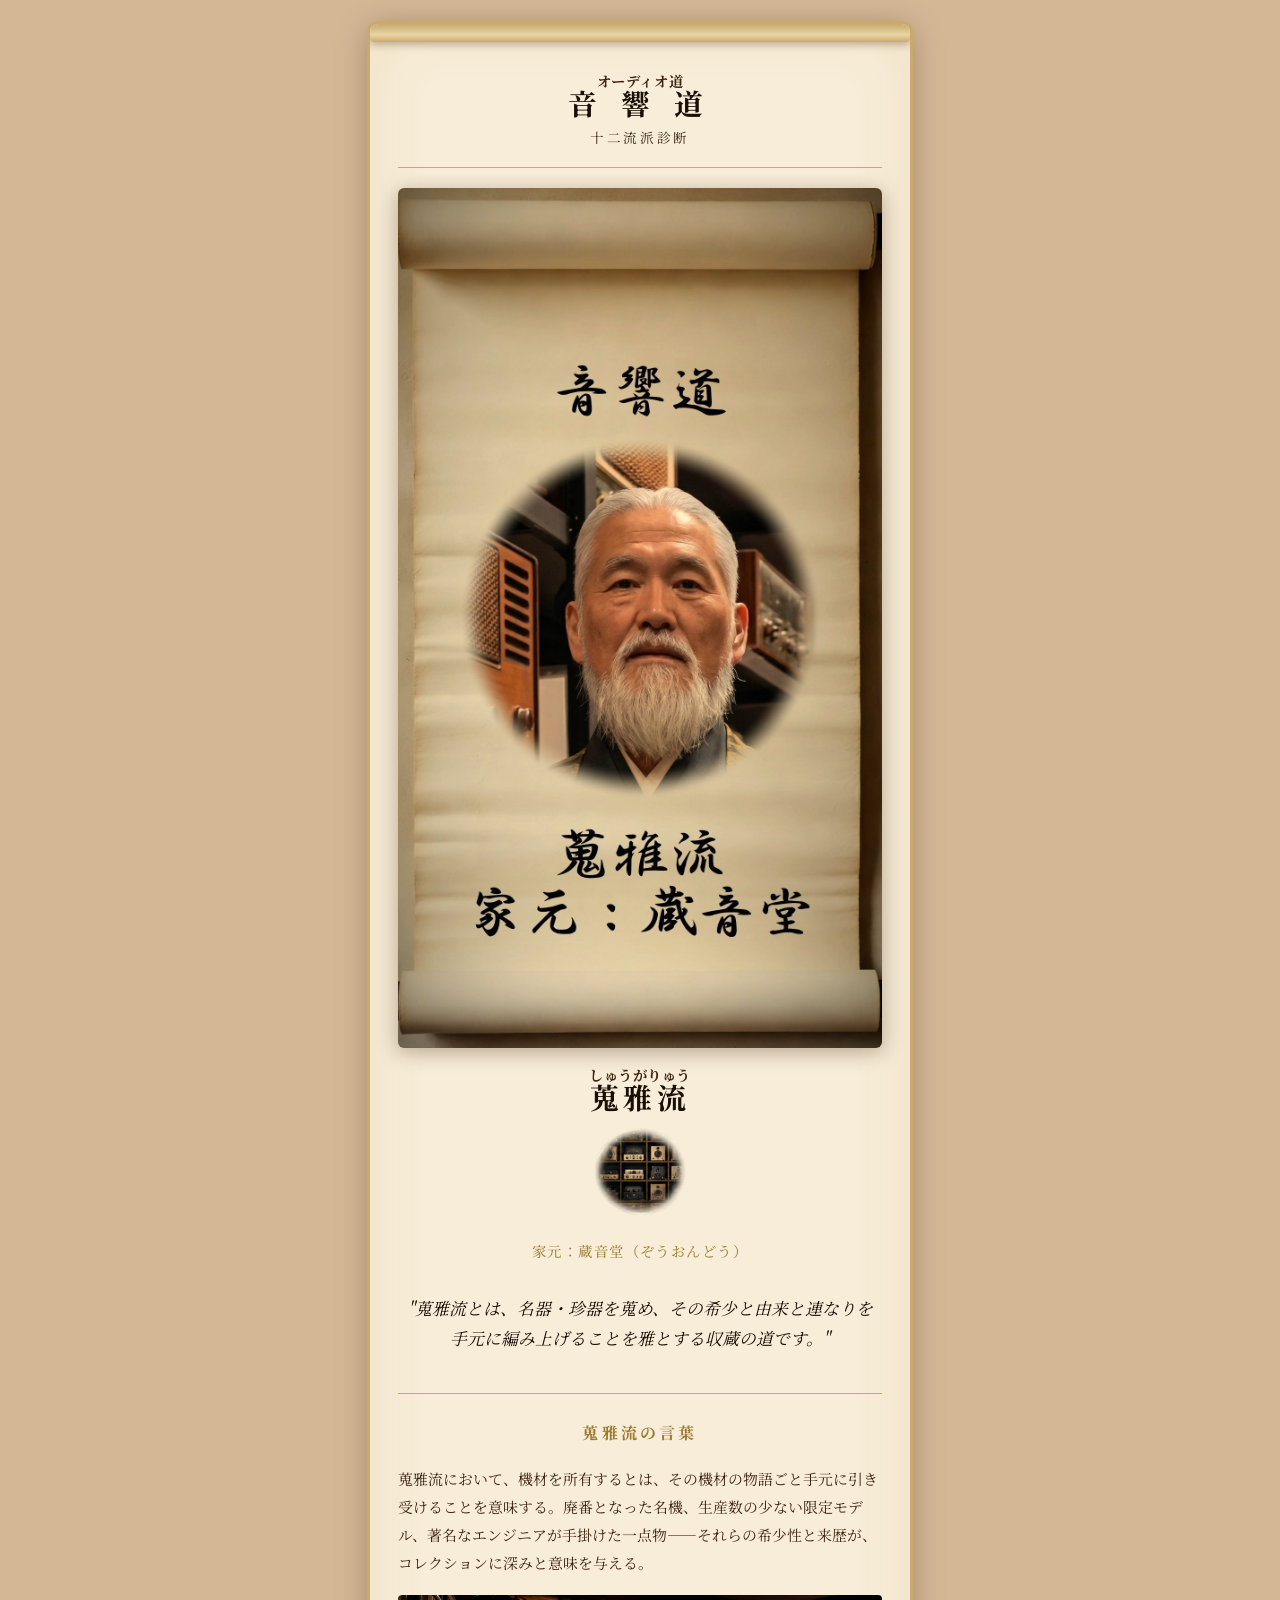
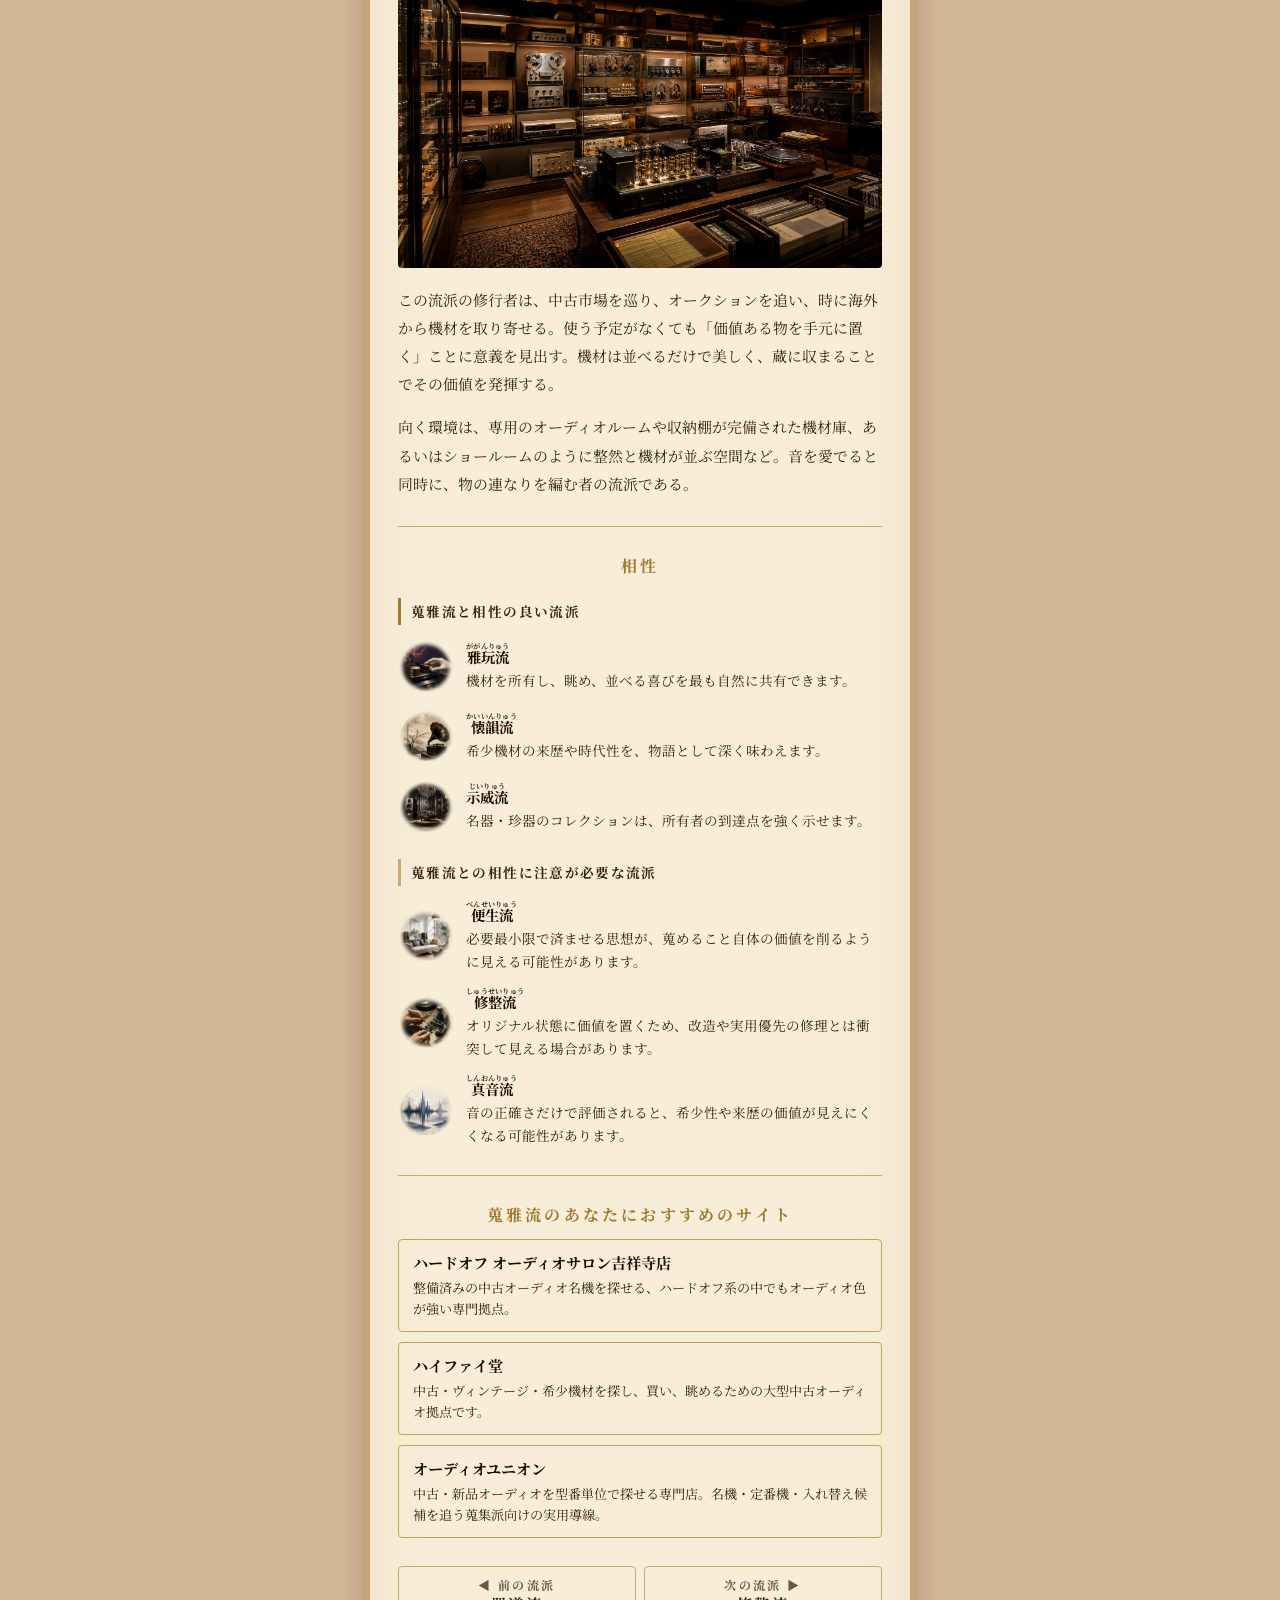
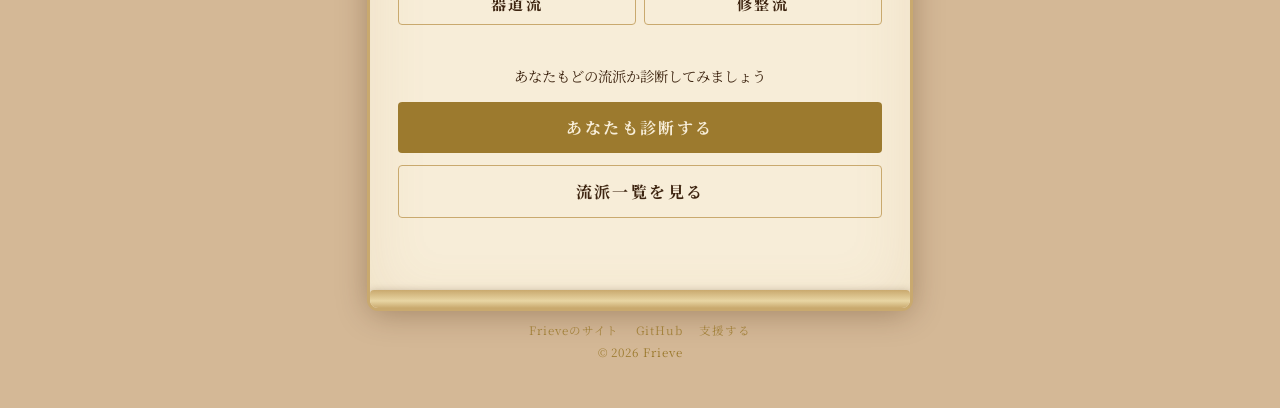
<file: result/shuga.html>
﻿<!DOCTYPE html>
<html lang="ja">
<head>
  <!-- Google tag (gtag.js) -->
  <script async src="https://www.googletagmanager.com/gtag/js?id=G-35TD880N55"></script>
  <script>
    window.dataLayer = window.dataLayer || [];
    function gtag(){dataLayer.push(arguments);}
    if (location.hostname === 'localhost' || location.hostname === '127.0.0.1') gtag = function(){};
    gtag('js', new Date());

    gtag('config', 'G-35TD880N55');
  </script>
  <meta charset="UTF-8">
  <meta name="viewport" content="width=device-width, initial-scale=1.0">
  <title>音響道 ─ 蒐雅流（しゅうがりゅう）</title>
  <meta name="description" content="蒐雅流とは、名器・珍器を蒐め、その希少と由来と連なりを手元に編み上げることを雅とする収蔵の道です。">
  <meta property="og:title" content="音響道 ─ 蒐雅流">
  <meta property="og:description" content="蒐雅流とは、名器・珍器を蒐め、その希少と由来と連なりを手元に編み上げることを雅とする収蔵の道です。">
  <meta property="og:image" content="https://frieve-a.github.io/the-way-of-audio/assets/images/ogp/shuga.png">
  <meta property="og:url" content="https://frieve-a.github.io/the-way-of-audio/result/shuga.html">
  <meta name="twitter:card" content="summary_large_image">
  <link rel="canonical" href="https://frieve-a.github.io/the-way-of-audio/result/shuga.html">
  <link rel="manifest" href="../manifest.json">
  <meta name="theme-color" content="#9c7a2e">
  <link rel="icon" type="image/x-icon" href="../assets/images/icons/favicon.ico">
  <link rel="icon" type="image/png" sizes="32x32" href="../assets/images/icons/favicon-32x32.png">
  <link rel="icon" type="image/png" sizes="16x16" href="../assets/images/icons/favicon-16x16.png">
  <link rel="apple-touch-icon" sizes="180x180" href="../assets/images/icons/apple-touch-icon.png">
  <link rel="stylesheet" href="../css/style.css">
</head>
<body data-school-id="shuga">
<div class="scroll">
  <div class="scroll-body">

    <header class="result-site-header">
      <a href="../index.html" class="result-site-header__link">
        <ruby>音 響 道<rt>オーディオ道</rt></ruby>
      </a>
      <p class="result-site-header__sub">十二流派診断</p>
    </header>

    <!-- グラフセクション（パラムなしは非表示） -->
    <section id="chart-section" class="hidden">
      <p class="section-title" data-i18n="result_title"></p>
      <div id="reliability-notice" class="reliability-notice hidden"></div>
      <div class="bar-chart-wrapper">
        <div id="bar-chart" class="bar-chart"></div>
        <div id="bar-x-labels" class="bar-chart__x-labels"></div>
      </div>
    </section>

    <!-- 主副潜在流派（パラムあり時のみ） -->
    <section id="rank-summary" class="rank-summary hidden">
      <div id="main-school" class="rank-summary__item"></div>
      <div id="sub-school" class="rank-summary__item"></div>
      <div id="latent-school" class="rank-summary__item"></div>
    </section>

    <hr id="hr-top" class="divider">

    <!-- 掛け軸・流派情報（常時表示） -->
    <section id="school-section">
      <img class="school-scroll-img" src="../assets/images/schools/shugaryu.jpg" alt="蒐雅流">
      <h1 class="school-name-heading"><ruby>蒐雅流<rt>しゅうがりゅう</rt></ruby></h1>
      <img class="school-icon" src="../assets/images/schools/shuga.png" alt="蒐雅流">
      <p class="school-iemoto">家元：蔵音堂（ぞうおんどう）</p>
      <p class="school-tagline">"蒐雅流とは、名器・珍器を蒐め、その希少と由来と連なりを手元に編み上げることを雅とする収蔵の道です。"</p>
    </section>

    <hr class="divider">

    <!-- 長文説明（常時表示・SEO） -->
    <section class="school-description">
      <h2 class="section-title">蒐雅流の言葉</h2>
      <p>蒐雅流において、機材を所有するとは、その機材の物語ごと手元に引き受けることを意味する。廃番となった名機、生産数の少ない限定モデル、著名なエンジニアが手掛けた一点物——それらの希少性と来歴が、コレクションに深みと意味を与える。</p>
      <img class="school-description-image" src="../assets/images/schools/shuga.jpg" alt="蒐雅流">
      <p>この流派の修行者は、中古市場を巡り、オークションを追い、時に海外から機材を取り寄せる。使う予定がなくても「価値ある物を手元に置く」ことに意義を見出す。機材は並べるだけで美しく、蔵に収まることでその価値を発揮する。</p>
      <p>向く環境は、専用のオーディオルームや収納棚が完備された機材庫、あるいはショールームのように整然と機材が並ぶ空間など。音を愛でると同時に、物の連なりを編む者の流派である。</p>
    </section>

    <hr class="divider">

    <!-- 相性 -->
    <section class="school-affinity">
      <h2 class="section-title">相性</h2>

      <div class="affinity-group">
        <h3 class="affinity-group__title affinity-group__title--good">蒐雅流と相性の良い流派</h3>
        <ul class="affinity-list">
          <li class="affinity-item">
            <a href="gagan.html" class="affinity-icon-link">
              <img src="../assets/images/schools/gagan.png" alt="雅玩流" class="affinity-school-icon">
            </a>
            <a href="gagan.html" class="affinity-school-link">
              <ruby>雅玩流<rt>ががんりゅう</rt></ruby>
            </a>
            <p class="affinity-desc">機材を所有し、眺め、並べる喜びを最も自然に共有できます。</p>
          </li>
          <li class="affinity-item">
            <a href="kaiin.html" class="affinity-icon-link">
              <img src="../assets/images/schools/kaiin.png" alt="懐韻流" class="affinity-school-icon">
            </a>
            <a href="kaiin.html" class="affinity-school-link">
              <ruby>懐韻流<rt>かいいんりゅう</rt></ruby>
            </a>
            <p class="affinity-desc">希少機材の来歴や時代性を、物語として深く味わえます。</p>
          </li>
          <li class="affinity-item">
            <a href="jii.html" class="affinity-icon-link">
              <img src="../assets/images/schools/jii.png" alt="示威流" class="affinity-school-icon">
            </a>
            <a href="jii.html" class="affinity-school-link">
              <ruby>示威流<rt>じいりゅう</rt></ruby>
            </a>
            <p class="affinity-desc">名器・珍器のコレクションは、所有者の到達点を強く示せます。</p>
          </li>
        </ul>
      </div>

      <div class="affinity-group">
        <h3 class="affinity-group__title affinity-group__title--caution">蒐雅流との相性に注意が必要な流派</h3>
        <ul class="affinity-list">
          <li class="affinity-item">
            <a href="bensei.html" class="affinity-icon-link">
              <img src="../assets/images/schools/bensei.png" alt="便生流" class="affinity-school-icon">
            </a>
            <a href="bensei.html" class="affinity-school-link">
              <ruby>便生流<rt>べんせいりゅう</rt></ruby>
            </a>
            <p class="affinity-desc">必要最小限で済ませる思想が、蒐めること自体の価値を削るように見える可能性があります。</p>
          </li>
          <li class="affinity-item">
            <a href="shusei.html" class="affinity-icon-link">
              <img src="../assets/images/schools/shusei.png" alt="修整流" class="affinity-school-icon">
            </a>
            <a href="shusei.html" class="affinity-school-link">
              <ruby>修整流<rt>しゅうせいりゅう</rt></ruby>
            </a>
            <p class="affinity-desc">オリジナル状態に価値を置くため、改造や実用優先の修理とは衝突して見える場合があります。</p>
          </li>
          <li class="affinity-item">
            <a href="shinon.html" class="affinity-icon-link">
              <img src="../assets/images/schools/shinon.png" alt="真音流" class="affinity-school-icon">
            </a>
            <a href="shinon.html" class="affinity-school-link">
              <ruby>真音流<rt>しんおんりゅう</rt></ruby>
            </a>
            <p class="affinity-desc">音の正確さだけで評価されると、希少性や来歴の価値が見えにくくなる可能性があります。</p>
          </li>
        </ul>
      </div>
    </section>

    <hr id="hr-before-ranking" class="divider">

    <!-- ランキング表（パラムあり時のみ） -->
    <section id="ranking-section" class="hidden">
      <p class="section-title" data-i18n="result_ranking"></p>
      <table id="ranking-table" class="ranking-table"></table>
    </section>

    <!-- シェア・再診断 -->
    <section id="actions-section" class="actions">
      <a id="btn-share-x" href="#" target="_blank" rel="noopener" class="btn btn--gold" data-i18n="result_share_x"></a>
      <a id="btn-share-fb" href="#" target="_blank" rel="noopener" class="btn btn--gold" data-i18n="result_share_fb"></a>
      <button id="btn-copy-url" class="btn btn--gold" data-i18n="result_share_copy"></button>
      <a href="../index.html?start=1" class="btn btn--secondary" data-i18n="result_retry"></a>
      <a href="../schools.html" class="btn btn--secondary" data-i18n="nav_schools"></a>
    </section>

    <!-- CTA直接閲覧時 -->
    <section id="cta-section" class="cta-section hidden">
      <p data-i18n="result_no_data"></p>
      <a href="../index.html?start=1" class="btn btn--gold" data-i18n="result_cta_quiz"></a>
      <a href="../schools.html" class="btn btn--secondary" data-i18n="nav_schools"></a>
    </section>

  </div>
</div>

<script type="module" src="../js/result.js"></script>
<footer class="site-footer"></footer>
</body>
</html>
</file>
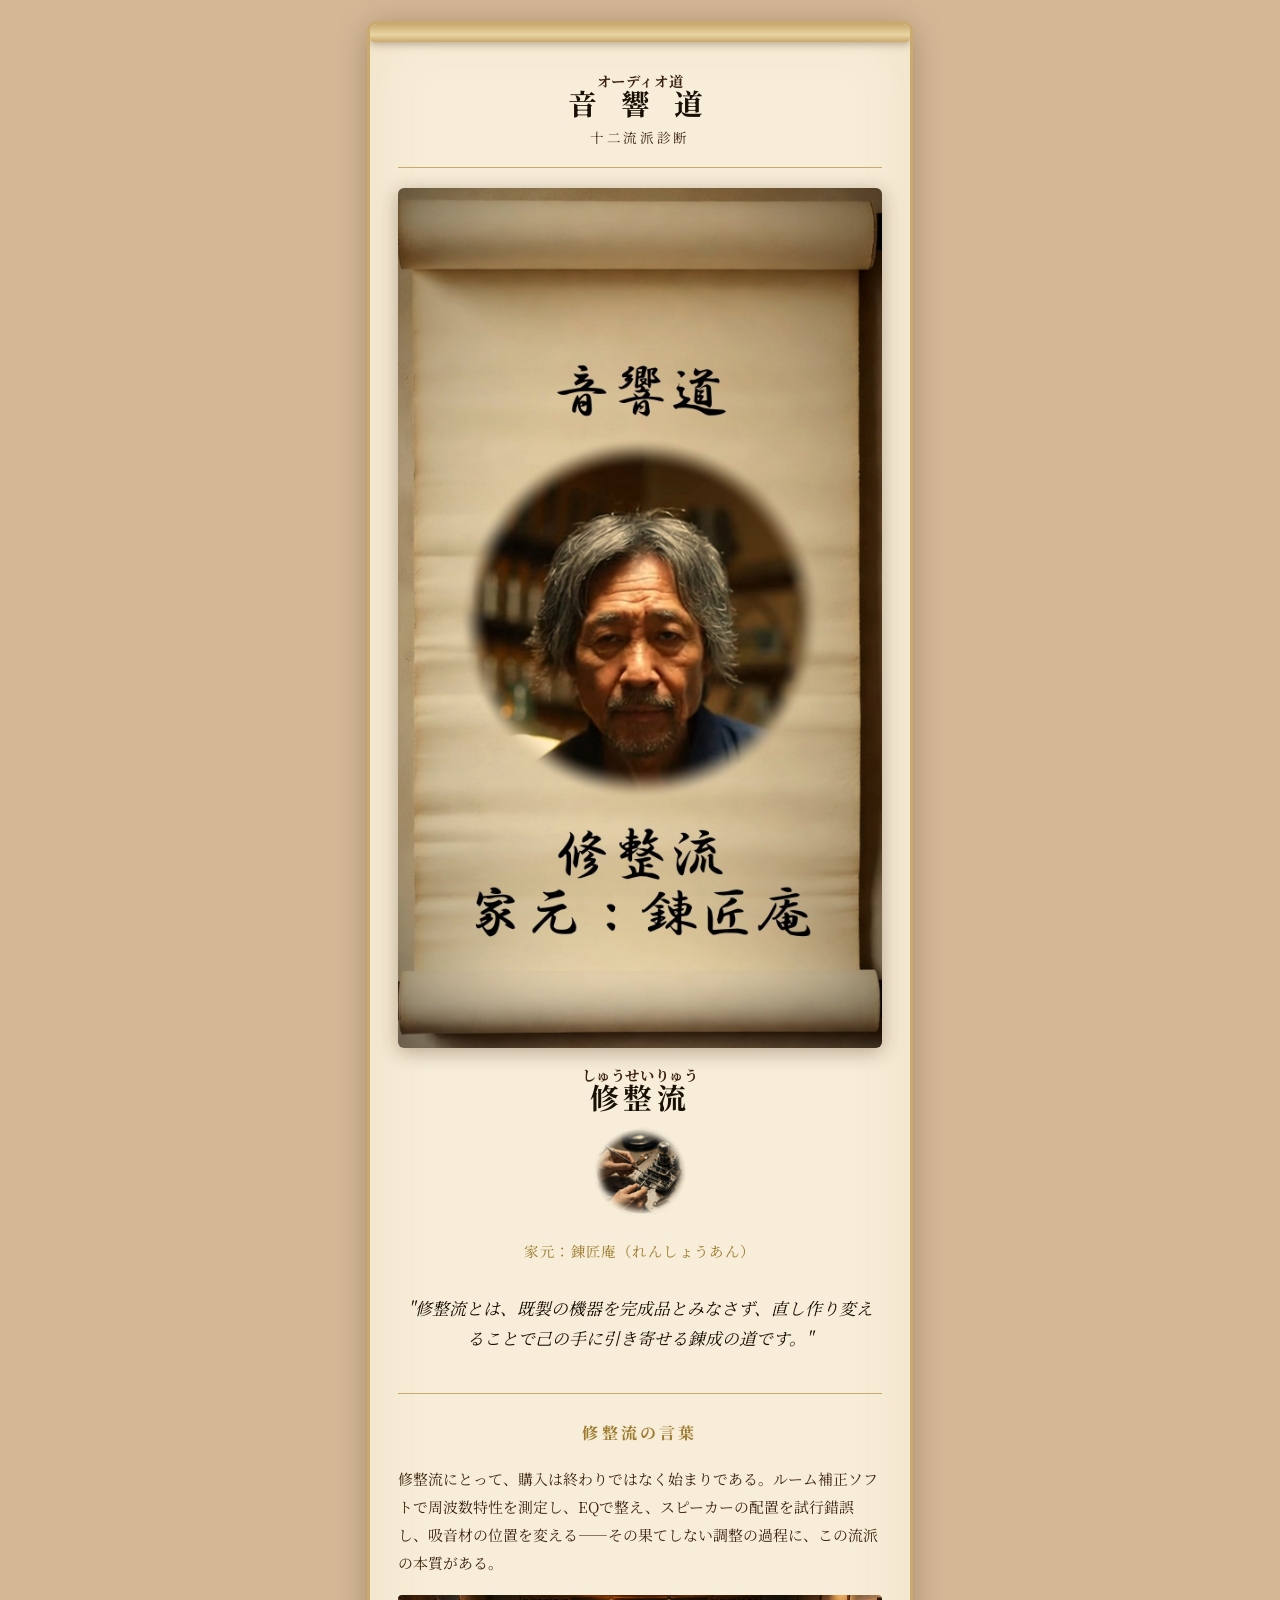
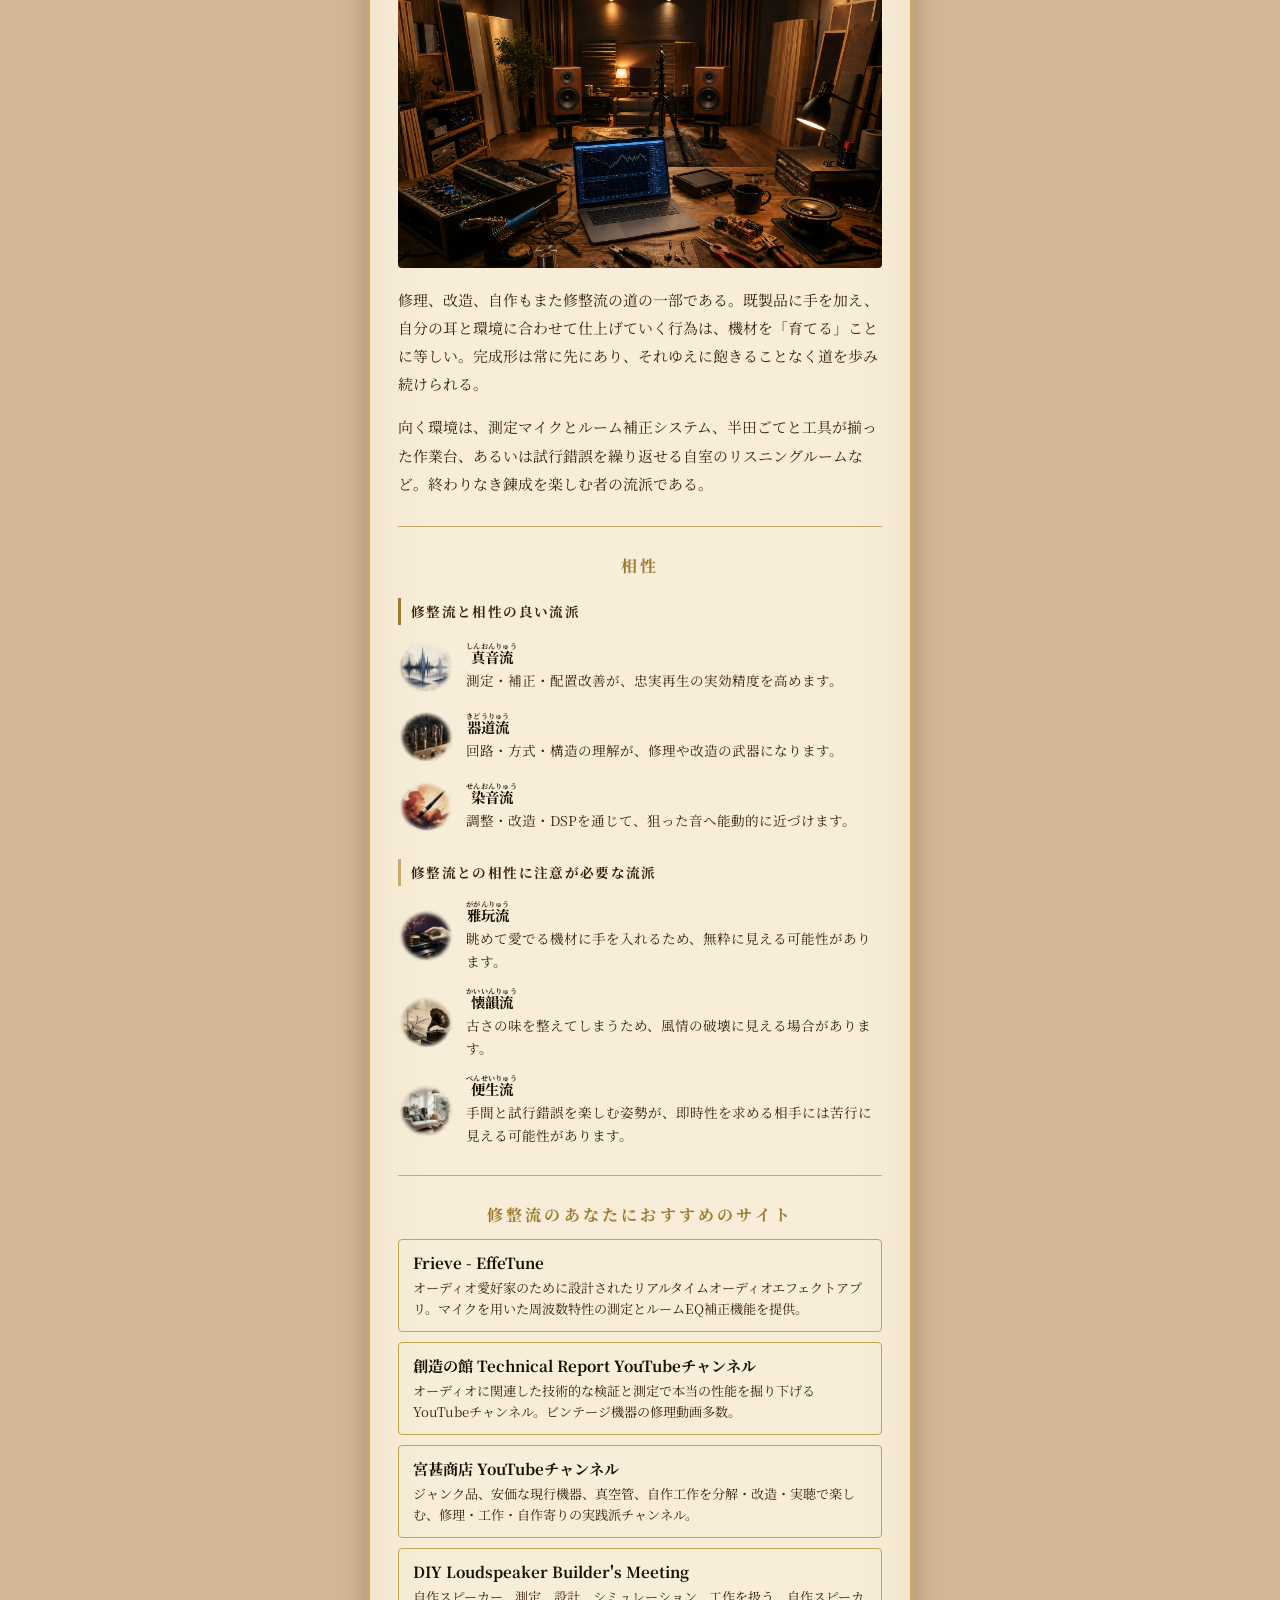
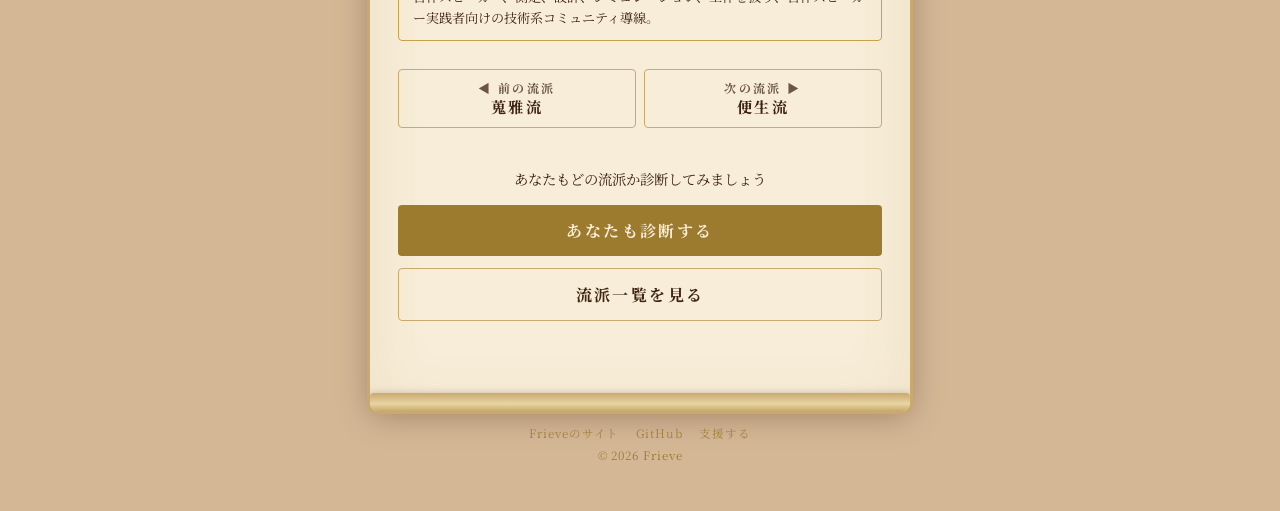
<file: result/shusei.html>
﻿<!DOCTYPE html>
<html lang="ja">
<head>
  <!-- Google tag (gtag.js) -->
  <script async src="https://www.googletagmanager.com/gtag/js?id=G-35TD880N55"></script>
  <script>
    window.dataLayer = window.dataLayer || [];
    function gtag(){dataLayer.push(arguments);}
    if (location.hostname === 'localhost' || location.hostname === '127.0.0.1') gtag = function(){};
    gtag('js', new Date());

    gtag('config', 'G-35TD880N55');
  </script>
  <meta charset="UTF-8">
  <meta name="viewport" content="width=device-width, initial-scale=1.0">
  <title>音響道 ─ 修整流（しゅうせいりゅう）</title>
  <meta name="description" content="修整流とは、既製の機器を完成品とみなさず、直し作り変えることで己の手に引き寄せる錬成の道です。">
  <meta property="og:title" content="音響道 ─ 修整流">
  <meta property="og:description" content="修整流とは、既製の機器を完成品とみなさず、直し作り変えることで己の手に引き寄せる錬成の道です。">
  <meta property="og:image" content="https://frieve-a.github.io/the-way-of-audio/assets/images/ogp/shusei.png">
  <meta property="og:url" content="https://frieve-a.github.io/the-way-of-audio/result/shusei.html">
  <meta name="twitter:card" content="summary_large_image">
  <link rel="canonical" href="https://frieve-a.github.io/the-way-of-audio/result/shusei.html">
  <link rel="manifest" href="../manifest.json">
  <meta name="theme-color" content="#9c7a2e">
  <link rel="icon" type="image/x-icon" href="../assets/images/icons/favicon.ico">
  <link rel="icon" type="image/png" sizes="32x32" href="../assets/images/icons/favicon-32x32.png">
  <link rel="icon" type="image/png" sizes="16x16" href="../assets/images/icons/favicon-16x16.png">
  <link rel="apple-touch-icon" sizes="180x180" href="../assets/images/icons/apple-touch-icon.png">
  <link rel="stylesheet" href="../css/style.css">
</head>
<body data-school-id="shusei">
<div class="scroll">
  <div class="scroll-body">

    <header class="result-site-header">
      <a href="../index.html" class="result-site-header__link">
        <ruby>音 響 道<rt>オーディオ道</rt></ruby>
      </a>
      <p class="result-site-header__sub">十二流派診断</p>
    </header>

    <!-- グラフセクション（パラムなしは非表示） -->
    <section id="chart-section" class="hidden">
      <p class="section-title" data-i18n="result_title"></p>
      <div id="reliability-notice" class="reliability-notice hidden"></div>
      <div class="bar-chart-wrapper">
        <div id="bar-chart" class="bar-chart"></div>
        <div id="bar-x-labels" class="bar-chart__x-labels"></div>
      </div>
    </section>

    <!-- 主副潜在流派（パラムあり時のみ） -->
    <section id="rank-summary" class="rank-summary hidden">
      <div id="main-school" class="rank-summary__item"></div>
      <div id="sub-school" class="rank-summary__item"></div>
      <div id="latent-school" class="rank-summary__item"></div>
    </section>

    <hr id="hr-top" class="divider">

    <!-- 掛け軸・流派情報（常時表示） -->
    <section id="school-section">
      <img class="school-scroll-img" src="../assets/images/schools/shuseiryu.jpg" alt="修整流">
      <h1 class="school-name-heading"><ruby>修整流<rt>しゅうせいりゅう</rt></ruby></h1>
      <img class="school-icon" src="../assets/images/schools/shusei.png" alt="修整流">
      <p class="school-iemoto">家元：錬匠庵（れんしょうあん）</p>
      <p class="school-tagline">"修整流とは、既製の機器を完成品とみなさず、直し作り変えることで己の手に引き寄せる錬成の道です。"</p>
    </section>

    <hr class="divider">

    <!-- 長文説明（常時表示・SEO） -->
    <section class="school-description">
      <h2 class="section-title">修整流の言葉</h2>
      <p>修整流にとって、購入は終わりではなく始まりである。ルーム補正ソフトで周波数特性を測定し、EQで整え、スピーカーの配置を試行錯誤し、吸音材の位置を変える——その果てしない調整の過程に、この流派の本質がある。</p>
      <img class="school-description-image" src="../assets/images/schools/shusei.jpg" alt="修整流">
      <p>修理、改造、自作もまた修整流の道の一部である。既製品に手を加え、自分の耳と環境に合わせて仕上げていく行為は、機材を「育てる」ことに等しい。完成形は常に先にあり、それゆえに飽きることなく道を歩み続けられる。</p>
      <p>向く環境は、測定マイクとルーム補正システム、半田ごてと工具が揃った作業台、あるいは試行錯誤を繰り返せる自室のリスニングルームなど。終わりなき錬成を楽しむ者の流派である。</p>
    </section>

    <hr class="divider">

    <!-- 相性 -->
    <section class="school-affinity">
      <h2 class="section-title">相性</h2>

      <div class="affinity-group">
        <h3 class="affinity-group__title affinity-group__title--good">修整流と相性の良い流派</h3>
        <ul class="affinity-list">
          <li class="affinity-item">
            <a href="shinon.html" class="affinity-icon-link">
              <img src="../assets/images/schools/shinon.png" alt="真音流" class="affinity-school-icon">
            </a>
            <a href="shinon.html" class="affinity-school-link">
              <ruby>真音流<rt>しんおんりゅう</rt></ruby>
            </a>
            <p class="affinity-desc">測定・補正・配置改善が、忠実再生の実効精度を高めます。</p>
          </li>
          <li class="affinity-item">
            <a href="kido.html" class="affinity-icon-link">
              <img src="../assets/images/schools/kido.png" alt="器道流" class="affinity-school-icon">
            </a>
            <a href="kido.html" class="affinity-school-link">
              <ruby>器道流<rt>きどうりゅう</rt></ruby>
            </a>
            <p class="affinity-desc">回路・方式・構造の理解が、修理や改造の武器になります。</p>
          </li>
          <li class="affinity-item">
            <a href="senon.html" class="affinity-icon-link">
              <img src="../assets/images/schools/senon.png" alt="染音流" class="affinity-school-icon">
            </a>
            <a href="senon.html" class="affinity-school-link">
              <ruby>染音流<rt>せんおんりゅう</rt></ruby>
            </a>
            <p class="affinity-desc">調整・改造・DSPを通じて、狙った音へ能動的に近づけます。</p>
          </li>
        </ul>
      </div>

      <div class="affinity-group">
        <h3 class="affinity-group__title affinity-group__title--caution">修整流との相性に注意が必要な流派</h3>
        <ul class="affinity-list">
          <li class="affinity-item">
            <a href="gagan.html" class="affinity-icon-link">
              <img src="../assets/images/schools/gagan.png" alt="雅玩流" class="affinity-school-icon">
            </a>
            <a href="gagan.html" class="affinity-school-link">
              <ruby>雅玩流<rt>ががんりゅう</rt></ruby>
            </a>
            <p class="affinity-desc">眺めて愛でる機材に手を入れるため、無粋に見える可能性があります。</p>
          </li>
          <li class="affinity-item">
            <a href="kaiin.html" class="affinity-icon-link">
              <img src="../assets/images/schools/kaiin.png" alt="懐韻流" class="affinity-school-icon">
            </a>
            <a href="kaiin.html" class="affinity-school-link">
              <ruby>懐韻流<rt>かいいんりゅう</rt></ruby>
            </a>
            <p class="affinity-desc">古さの味を整えてしまうため、風情の破壊に見える場合があります。</p>
          </li>
          <li class="affinity-item">
            <a href="bensei.html" class="affinity-icon-link">
              <img src="../assets/images/schools/bensei.png" alt="便生流" class="affinity-school-icon">
            </a>
            <a href="bensei.html" class="affinity-school-link">
              <ruby>便生流<rt>べんせいりゅう</rt></ruby>
            </a>
            <p class="affinity-desc">手間と試行錯誤を楽しむ姿勢が、即時性を求める相手には苦行に見える可能性があります。</p>
          </li>
        </ul>
      </div>
    </section>

    <hr id="hr-before-ranking" class="divider">

    <!-- ランキング表（パラムあり時のみ） -->
    <section id="ranking-section" class="hidden">
      <p class="section-title" data-i18n="result_ranking"></p>
      <table id="ranking-table" class="ranking-table"></table>
    </section>

    <!-- シェア・再診断 -->
    <section id="actions-section" class="actions">
      <a id="btn-share-x" href="#" target="_blank" rel="noopener" class="btn btn--gold" data-i18n="result_share_x"></a>
      <a id="btn-share-fb" href="#" target="_blank" rel="noopener" class="btn btn--gold" data-i18n="result_share_fb"></a>
      <button id="btn-copy-url" class="btn btn--gold" data-i18n="result_share_copy"></button>
      <a href="../index.html?start=1" class="btn btn--secondary" data-i18n="result_retry"></a>
      <a href="../schools.html" class="btn btn--secondary" data-i18n="nav_schools"></a>
    </section>

    <!-- CTA直接閲覧時 -->
    <section id="cta-section" class="cta-section hidden">
      <p data-i18n="result_no_data"></p>
      <a href="../index.html?start=1" class="btn btn--gold" data-i18n="result_cta_quiz"></a>
      <a href="../schools.html" class="btn btn--secondary" data-i18n="nav_schools"></a>
    </section>

  </div>
</div>

<script type="module" src="../js/result.js"></script>
<footer class="site-footer"></footer>
</body>
</html>
</file>
<file: css/style.css>
@import url('https://fonts.googleapis.com/css2?family=Noto+Serif+JP:wght@400;700&display=swap');

:root {
  --parchment-light: #f7edd8;
  --parchment-mid:   #e8d5a3;
  --parchment-dark:  #c9a96e;
  --ink-dark:        #1a0f05;
  --ink-mid:         #3d2410;
  --gold:            #9c7a2e;
  --scroll-shadow:   rgba(60,30,0,0.35);
}

*, *::before, *::after { box-sizing: border-box; margin: 0; padding: 0; }

html { font-size: 16px; }

body {
  font-family: 'Noto Serif JP', serif;
  background: #d4b896;
  color: var(--ink-dark);
  min-height: 100vh;
  display: flex;
  flex-direction: column;
  align-items: center;
  padding: 24px 12px 48px;
}

.site-footer {
  width: 100%;
  max-width: 540px;
  text-align: center;
  padding: 14px 0 0;
  font-size: 0.72rem;
  color: var(--gold);
  letter-spacing: 0.08em;
}

.footer-links {
  display: flex;
  justify-content: center;
  gap: 1.4em;
  margin-bottom: 6px;
}

.footer-links a {
  color: var(--gold);
  text-decoration: none;
  opacity: 0.85;
}

.footer-links a:hover {
  opacity: 1;
  text-decoration: underline;
}

/* ── 巻物コンテナ ── */
.scroll {
  width: 100%;
  max-width: 540px;
  background: var(--parchment-light);
  border-radius: 8px;
  box-shadow:
    0 0 0 3px var(--parchment-dark),
    0 4px 32px var(--scroll-shadow),
    inset 0 0 60px rgba(180,130,60,0.12);
  position: relative;
  overflow: hidden;
}

/* 巻物上下端の装飾ロール */
.scroll::before,
.scroll::after {
  content: '';
  display: block;
  height: 18px;
  background: linear-gradient(to bottom, var(--parchment-dark) 0%, var(--parchment-mid) 60%, var(--parchment-dark) 100%);
  border-radius: 4px;
  box-shadow: 0 2px 8px var(--scroll-shadow);
}

.scroll::before { margin-bottom: 0; }
.scroll::after  { margin-top: 40px; }

/* 本文エリア */
.scroll-body {
  padding: 32px 28px;
}

/* ── タイポグラフィ ── */
h1, h2, h3 {
  font-weight: 700;
  color: var(--ink-dark);
  line-height: 1.4;
}

.app-title {
  font-size: 2.4rem;
  letter-spacing: 0.3em;
  text-align: center;
  margin-bottom: 8px;
  cursor: pointer;
}

.app-subtitle {
  font-size: 1.05rem;
  letter-spacing: 0.25em;
  text-align: center;
  color: var(--ink-mid);
  margin-bottom: 32px;
}

.title-desc {
  font-size: 0.92rem;
  line-height: 1.9;
  text-align: left;
  color: var(--ink-mid);
  margin-bottom: 28px;
}

.title-disclaimer {
  font-size: 0.78rem;
  line-height: 1.6;
  text-align: center;
  color: var(--ink-mid);
  opacity: 0.7;
  margin: 10px 0 20px;
}

.title-only-img {
  display: block;
  width: calc(100% + 56px);
  margin-left: -28px;
}
.title-only-img--top {
  margin-bottom: 20px;
}
.title-only-img--schools {
  margin-top: 20px;
}

.section-title {
  font-size: 1rem;
  letter-spacing: 0.2em;
  text-align: center;
  color: var(--gold);
  margin-bottom: 20px;
}

/* 区切り線 */
.divider {
  border: none;
  border-top: 1px solid var(--parchment-dark);
  margin: 28px 0;
}

/* ── ボタン ── */
.btn {
  display: block;
  width: 100%;
  padding: 14px 20px;
  background: var(--ink-dark);
  color: var(--parchment-light);
  font-family: 'Noto Serif JP', serif;
  font-size: 1rem;
  font-weight: 700;
  letter-spacing: 0.15em;
  text-align: center;
  border: none;
  border-radius: 4px;
  cursor: pointer;
  text-decoration: none;
  transition: background 0.15s, opacity 0.15s;
  margin-bottom: 12px;
}

.btn:last-child { margin-bottom: 0; }

.btn:hover, .btn:focus {
  background: var(--ink-mid);
  outline: none;
}

.btn--secondary {
  background: transparent;
  color: var(--ink-mid);
  border: 1px solid var(--parchment-dark);
}

.btn--secondary:hover, .btn--secondary:focus {
  background: var(--parchment-mid);
}

.btn--gold {
  background: var(--gold);
  color: var(--parchment-light);
}

.btn--gold:hover, .btn--gold:focus {
  background: #7a5e20;
}

/* ── 画面切り替え ── */
.screen { display: none; }
.screen.active { display: block; }

/* ── タイトル画面 ── */
.title-logo {
  width: 200px;
  margin: 0 auto 28px;
  display: block;
}

/* ── 説明画面 ── */
.intro-text {
  font-size: 0.95rem;
  line-height: 1.9;
  color: var(--ink-mid);
  margin-bottom: 20px;
}

.intro-list {
  list-style: none;
  padding: 0;
  margin-bottom: 28px;
}

.intro-list li {
  font-size: 0.9rem;
  color: var(--ink-mid);
  padding: 6px 0 6px 16px;
  border-left: 2px solid var(--parchment-dark);
  margin-bottom: 8px;
}

/* ── 質問画面 ── */
.quiz-header {
  margin-bottom: 20px;
}

.quiz-page-label {
  font-size: 0.9rem;
  letter-spacing: 0.15em;
  color: var(--ink-mid);
  text-align: center;
  margin-bottom: 10px;
}

.progress-bar {
  height: 4px;
  background: var(--parchment-dark);
  border-radius: 2px;
  margin-bottom: 8px;
}

.progress-bar__fill {
  height: 100%;
  background: var(--gold);
  border-radius: 2px;
  transition: width 0.3s ease;
}

.quiz-count {
  font-size: 0.82rem;
  color: var(--ink-mid);
  text-align: right;
  margin-bottom: 0;
}

/* 質問カード */
.question-card {
  margin-bottom: 24px;
  padding-bottom: 24px;
  border-bottom: 1px solid var(--parchment-mid);
}

.question-card:last-child {
  border-bottom: none;
  margin-bottom: 0;
}

.question-number {
  font-size: 0.8rem;
  letter-spacing: 0.1em;
  color: var(--gold);
  margin-bottom: 6px;
}

.question-text {
  font-size: 0.95rem;
  line-height: 1.7;
  color: var(--ink-dark);
  margin-bottom: 14px;
}

.answer-options {
  display: flex;
  flex-direction: column;
  gap: 6px;
}

.answer-option {
  display: flex;
  align-items: center;
  gap: 10px;
  padding: 10px 12px;
  border: 1px solid var(--parchment-dark);
  border-radius: 4px;
  cursor: pointer;
  background: var(--parchment-light);
  transition: border-color 0.12s, background 0.12s;
  font-size: 0.88rem;
  color: var(--ink-mid);
}

.answer-option:hover {
  border-color: var(--gold);
  background: var(--parchment-mid);
}

.answer-option.selected {
  border-color: var(--gold);
  background: var(--parchment-mid);
  color: var(--ink-dark);
  border-left-width: 3px;
}

.answer-option.answer-null {
  color: var(--parchment-dark);
  font-style: italic;
}

.answer-option input[type="radio"] {
  appearance: none;
  width: 14px;
  height: 14px;
  border: 1px solid var(--parchment-dark);
  border-radius: 50%;
  flex-shrink: 0;
  transition: border-color 0.12s;
}

.answer-option.selected input[type="radio"] {
  border-color: var(--gold);
  background: var(--gold);
  box-shadow: inset 0 0 0 3px var(--parchment-light);
}

/* 未回答ハイライト */
.question-card.unanswered .answer-option:not(.selected) {
  border-color: #c0392b;
}

.question-card.unanswered .question-text {
  color: #c0392b;
}

/* ナビゲーション */
.quiz-nav {
  display: flex;
  gap: 12px;
  margin-top: 24px;
}

.quiz-nav .btn {
  flex: 1;
  margin-bottom: 0;
}

/* ── 演出画面 ── */
.loading-screen {
  text-align: center;
  padding: 40px 0;
}

.ink-circle {
  width: 80px;
  height: 80px;
  border-radius: 50%;
  background: var(--ink-dark);
  margin: 0 auto 24px;
  animation: inkSpread 1.2s ease-out forwards;
  opacity: 0;
}

@keyframes inkSpread {
  0%   { transform: scale(0); opacity: 0.9; }
  60%  { transform: scale(1.15); opacity: 0.7; }
  100% { transform: scale(1); opacity: 0.8; }
}

.loading-text {
  font-size: 0.95rem;
  letter-spacing: 0.2em;
  color: var(--ink-mid);
  animation: fadeInText 0.6s 0.4s ease-out forwards;
  opacity: 0;
}

@keyframes fadeInText {
  from { opacity: 0; transform: translateY(6px); }
  to   { opacity: 1; transform: translateY(0); }
}

/* ── 結果ページ ── */

/* 棒グラフ */
.bar-chart-wrapper {
  overflow-x: auto;
  margin-bottom: 24px;
  padding-bottom: 8px;
}

.bar-chart {
  display: flex;
  align-items: flex-end;
  gap: 4px;
  height: 220px;
  min-width: 480px;
  padding-bottom: 24px;
  position: relative;
}

.bar-chart__bar {
  flex: 1;
  min-width: 28px;
  max-width: 52px;
  display: flex;
  flex-direction: column;
  align-items: center;
  justify-content: flex-end;
  gap: 4px;
}

.bar-chart__bar-fill {
  width: 100%;
  background: rgba(61,36,16,0.4);
  border-radius: 2px 2px 0 0;
  transition: height 0.4s ease;
  min-height: 4px;
}

.bar-chart__bar--main .bar-chart__bar-fill {
  background: var(--gold);
}

.bar-chart__bar-value {
  font-size: 0.68rem;
  color: var(--ink-mid);
  text-align: center;
  white-space: nowrap;
}

.bar-chart__bar--main .bar-chart__bar-value {
  color: var(--gold);
  font-weight: 700;
}

.bar-chart__bar-label {
  font-size: 0.7rem;
  color: var(--ink-mid);
  text-align: center;
  position: absolute;
  bottom: 0;
  white-space: nowrap;
}

.bar-chart__x-labels {
  display: flex;
  gap: 4px;
  min-width: 480px;
  margin-top: 2px;
}

.bar-chart__x-label {
  flex: 1;
  min-width: 28px;
  max-width: 52px;
  font-size: 0.68rem;
  color: var(--ink-mid);
  text-align: center;
}

/* 掛け軸画像 */
.school-scroll-img {
  display: block;
  width: 100%;
  margin: 0 auto 20px;
  border-radius: 6px;
  box-shadow: 0 4px 20px var(--scroll-shadow);
  animation: fadeIn 0.8s ease-out;
}

@keyframes fadeIn {
  from { opacity: 0; transform: translateY(10px); }
  to   { opacity: 1; transform: translateY(0); }
}

.school-name-heading {
  font-size: 1.8rem;
  letter-spacing: 0.15em;
  text-align: center;
  margin-bottom: 6px;
}

.school-iemoto {
  font-size: 0.9rem;
  letter-spacing: 0.1em;
  color: var(--gold);
  text-align: center;
  margin-bottom: 20px;
}

.school-icon {
  display: block;
  width: 96px;
  height: 96px;
  margin: 0 auto 20px;
  object-fit: contain;
}

/* 主副潜在 */
.rank-summary {
  display: flex;
  flex-direction: column;
  gap: 8px;
  margin-bottom: 24px;
}

.rank-summary__item {
  display: flex;
  justify-content: space-between;
  align-items: center;
  padding: 10px 14px;
  background: var(--parchment-mid);
  border-radius: 4px;
}

.rank-summary__label {
  font-size: 0.82rem;
  color: var(--ink-mid);
  letter-spacing: 0.1em;
}

.rank-summary__value {
  font-size: 1rem;
  font-weight: 700;
  color: var(--ink-dark);
}

.rank-summary__pct {
  font-size: 0.85rem;
  color: var(--gold);
  margin-left: 8px;
}

/* ランキング・サマリーのリンク */
.rank-link {
  color: inherit;
  text-decoration: none;
}

.rank-link:hover {
  text-decoration: underline;
  text-decoration-color: var(--gold);
  text-underline-offset: 3px;
}

/* 流派定義一行 */
.school-tagline {
  font-size: 1.05rem;
  line-height: 1.8;
  color: var(--ink-dark);
  text-align: center;
  font-style: italic;
  padding: 12px 8px;
  margin-bottom: 1.4em;
}

/* 長文説明 */
.school-description {
  font-size: 0.93rem;
  line-height: 1.9;
  color: var(--ink-mid);
}

.school-description p {
  margin-bottom: 1em;
}

.school-description p:last-child { margin-bottom: 0; }

.school-description-image {
  width: 100%;
  aspect-ratio: 16 / 9;
  object-fit: cover;
  display: block;
  margin: 1.2em 0;
  border-radius: 4px;
}

/* おすすめサイト */
.recommended-sites {
  margin-top: 28px;
}

.recommended-sites__heading {
  margin-bottom: 12px;
}

.recommended-sites__list {
  list-style: none;
  padding: 0;
  margin: 0;
  display: flex;
  flex-direction: column;
  gap: 10px;
}

.recommended-sites__link {
  display: flex;
  flex-direction: column;
  gap: 4px;
  padding: 12px 14px;
  border: 1px solid var(--gold-muted, #c4a44a);
  border-radius: 4px;
  text-decoration: none;
  color: inherit;
  transition: background 0.15s;
}

.recommended-sites__link:hover {
  background: var(--parchment-mid, #f0e8d0);
}

.recommended-sites__title {
  font-size: 0.95rem;
  font-weight: 700;
  color: var(--ink-dark);
}

.recommended-sites__desc {
  font-size: 0.82rem;
  color: var(--ink-mid);
  line-height: 1.6;
}

/* ── 相性セクション ── */
.school-affinity {
  font-size: 0.93rem;
  color: var(--ink-mid);
}

.affinity-group {
  margin-bottom: 24px;
}

.affinity-group:last-child {
  margin-bottom: 0;
}

.affinity-group__title {
  font-size: 0.85rem;
  font-weight: 700;
  letter-spacing: 0.1em;
  color: var(--ink-mid);
  margin-bottom: 14px;
  padding: 4px 10px;
  border-left: 3px solid var(--gold);
}

.affinity-group__title--caution {
  border-left-color: var(--parchment-dark);
}

.affinity-list {
  list-style: none;
  padding: 0;
  margin: 0;
  display: flex;
  flex-direction: column;
  gap: 14px;
}

.affinity-item {
  display: grid;
  grid-template-columns: 56px 1fr;
  column-gap: 12px;
  row-gap: 2px;
}

.affinity-icon-link {
  grid-column: 1;
  grid-row: 1 / 3;
  display: flex;
  align-items: center;
}

.affinity-icon-link:hover .affinity-school-icon {
  opacity: 0.8;
}

.affinity-school-link {
  grid-column: 2;
  grid-row: 1;
  display: flex;
  align-items: flex-end;
  text-decoration: none;
  color: var(--ink-dark);
  font-weight: 700;
  font-size: 0.9rem;
}

.affinity-school-link:hover {
  color: var(--gold);
}

.affinity-school-icon {
  width: 56px;
  height: 56px;
  object-fit: contain;
}

.affinity-desc {
  grid-column: 2;
  grid-row: 2;
  font-size: 0.85rem;
  line-height: 1.7;
  color: var(--ink-mid);
}

/* ランキング表 */
.ranking-table {
  width: 100%;
  border-collapse: collapse;
  font-size: 0.88rem;
}

.ranking-table th {
  text-align: left;
  padding: 8px 6px;
  border-bottom: 1px solid var(--parchment-dark);
  color: var(--ink-mid);
  font-size: 0.8rem;
  letter-spacing: 0.08em;
}

.ranking-table td {
  padding: 8px 6px;
  border-bottom: 1px solid var(--parchment-mid);
  color: var(--ink-mid);
}

.ranking-table tr:last-child td { border-bottom: none; }

.ranking-table tr.current td {
  color: var(--gold);
  font-weight: 700;
}

.ranking-bar {
  display: flex;
  align-items: center;
  gap: 6px;
}

.ranking-bar__fill {
  height: 8px;
  background: rgba(61,36,16,0.25);
  border-radius: 2px;
  min-width: 2px;
}

tr.current .ranking-bar__fill {
  background: var(--gold);
}

/* 信頼度 */
.reliability-notice {
  font-size: 0.8rem;
  color: var(--ink-mid);
  text-align: center;
  padding: 6px 12px;
  background: var(--parchment-mid);
  border-radius: 4px;
  margin-bottom: 16px;
  letter-spacing: 0.05em;
}

/* アクションエリア */
.actions {
  display: flex;
  flex-direction: column;
  gap: 10px;
  margin-top: 24px;
}

/* ── 流派ナビゲーション ── */
.school-nav {
  display: flex;
  align-items: stretch;
  gap: 8px;
  margin: 28px 0 16px;
}

.school-nav__btn {
  flex: 1;
  display: flex;
  flex-direction: column;
  align-items: center;
  justify-content: center;
  gap: 2px;
  padding: 10px 8px;
  line-height: 1.3;
  margin-bottom: 0;
}

.school-nav__dir {
  font-size: 0.75rem;
  opacity: 0.75;
}

.school-nav__name {
  font-size: 0.95rem;
}

/* ── 流派一覧 ── */
.schools-hint {
  text-align: center;
  font-size: 0.85rem;
  color: var(--ink-light, #7a6a4a);
  margin: 0 0 12px;
}

.schools-grid {
  display: grid;
  grid-template-columns: repeat(3, 1fr);
  gap: 12px;
  margin-bottom: 28px;
}

.school-card {
  display: block;
  text-decoration: none;
  color: inherit;
  text-align: center;
  cursor: pointer;
  transition: transform 0.15s;
}

.school-card:hover { transform: translateY(-2px); }

.school-card__img {
  width: 100%;
  aspect-ratio: 2/3;
  object-fit: cover;
  border-radius: 4px;
  box-shadow: 0 2px 8px var(--scroll-shadow);
  display: block;
  margin-bottom: 6px;
}

.school-card__name {
  font-size: 0.78rem;
  font-weight: 700;
  color: var(--ink-dark);
  letter-spacing: 0.05em;
}

.school-card__iemoto {
  font-size: 0.68rem;
  color: var(--gold);
}

/* CTA直接閲覧時 */
.cta-section {
  text-align: center;
  padding: 24px 0 0;
  margin-top: 0;
}

.cta-section p {
  font-size: 0.9rem;
  color: var(--ink-mid);
  margin-bottom: 16px;
}

/* hidden */
.hidden { display: none !important; }

/* ── 動画埋め込み ── */
.video-section {
  width: 100%;
  margin-top: 20px;
}

.video-label {
  font-size: 0.82rem;
  letter-spacing: 0.08em;
  color: var(--ink-mid);
  text-align: center;
  margin-bottom: 10px;
}

.video-wrapper {
  width: 100%;
  aspect-ratio: 9 / 16;
  border-radius: 6px;
  overflow: hidden;
  box-shadow: 0 4px 20px var(--scroll-shadow);
}

.video-wrapper iframe {
  width: 100%;
  height: 100%;
  border: none;
  display: block;
}

/* ── 結果ページ サイトヘッダー ── */
.result-site-header {
  text-align: center;
  padding-bottom: 20px;
  margin-bottom: 4px;
  border-bottom: 1px solid var(--parchment-dark);
  margin-bottom: 20px;
}

.result-site-header__link {
  display: inline-block;
  font-size: 1.8rem;
  font-weight: 700;
  letter-spacing: 0.3em;
  color: var(--ink-dark);
  text-decoration: none;
}

.result-site-header__link:hover {
  color: var(--gold);
}

.result-site-header__sub {
  font-size: 0.85rem;
  letter-spacing: 0.2em;
  color: var(--ink-mid);
  margin-top: 4px;
}

/* タイトルリンク */
.title-link {
  color: inherit;
  text-decoration: none;
}
.title-link:hover { color: var(--gold); }

/* ── ルビ ── */
ruby { ruby-align: center; }
rt {
  font-size: 0.5em;
  letter-spacing: 0.04em;
  color: var(--ink-mid);
}

/* ── レスポンシブ ── */
@media (max-width: 420px) {
  .scroll-body { padding: 24px 18px; }
  .app-title { font-size: 2rem; }
  .schools-grid { grid-template-columns: repeat(2, 1fr); }
  .bar-chart { min-width: 360px; }
  .bar-chart__x-labels { min-width: 360px; }
  .title-only-img { width: calc(100% + 36px); margin-left: -18px; }
}
</file>
